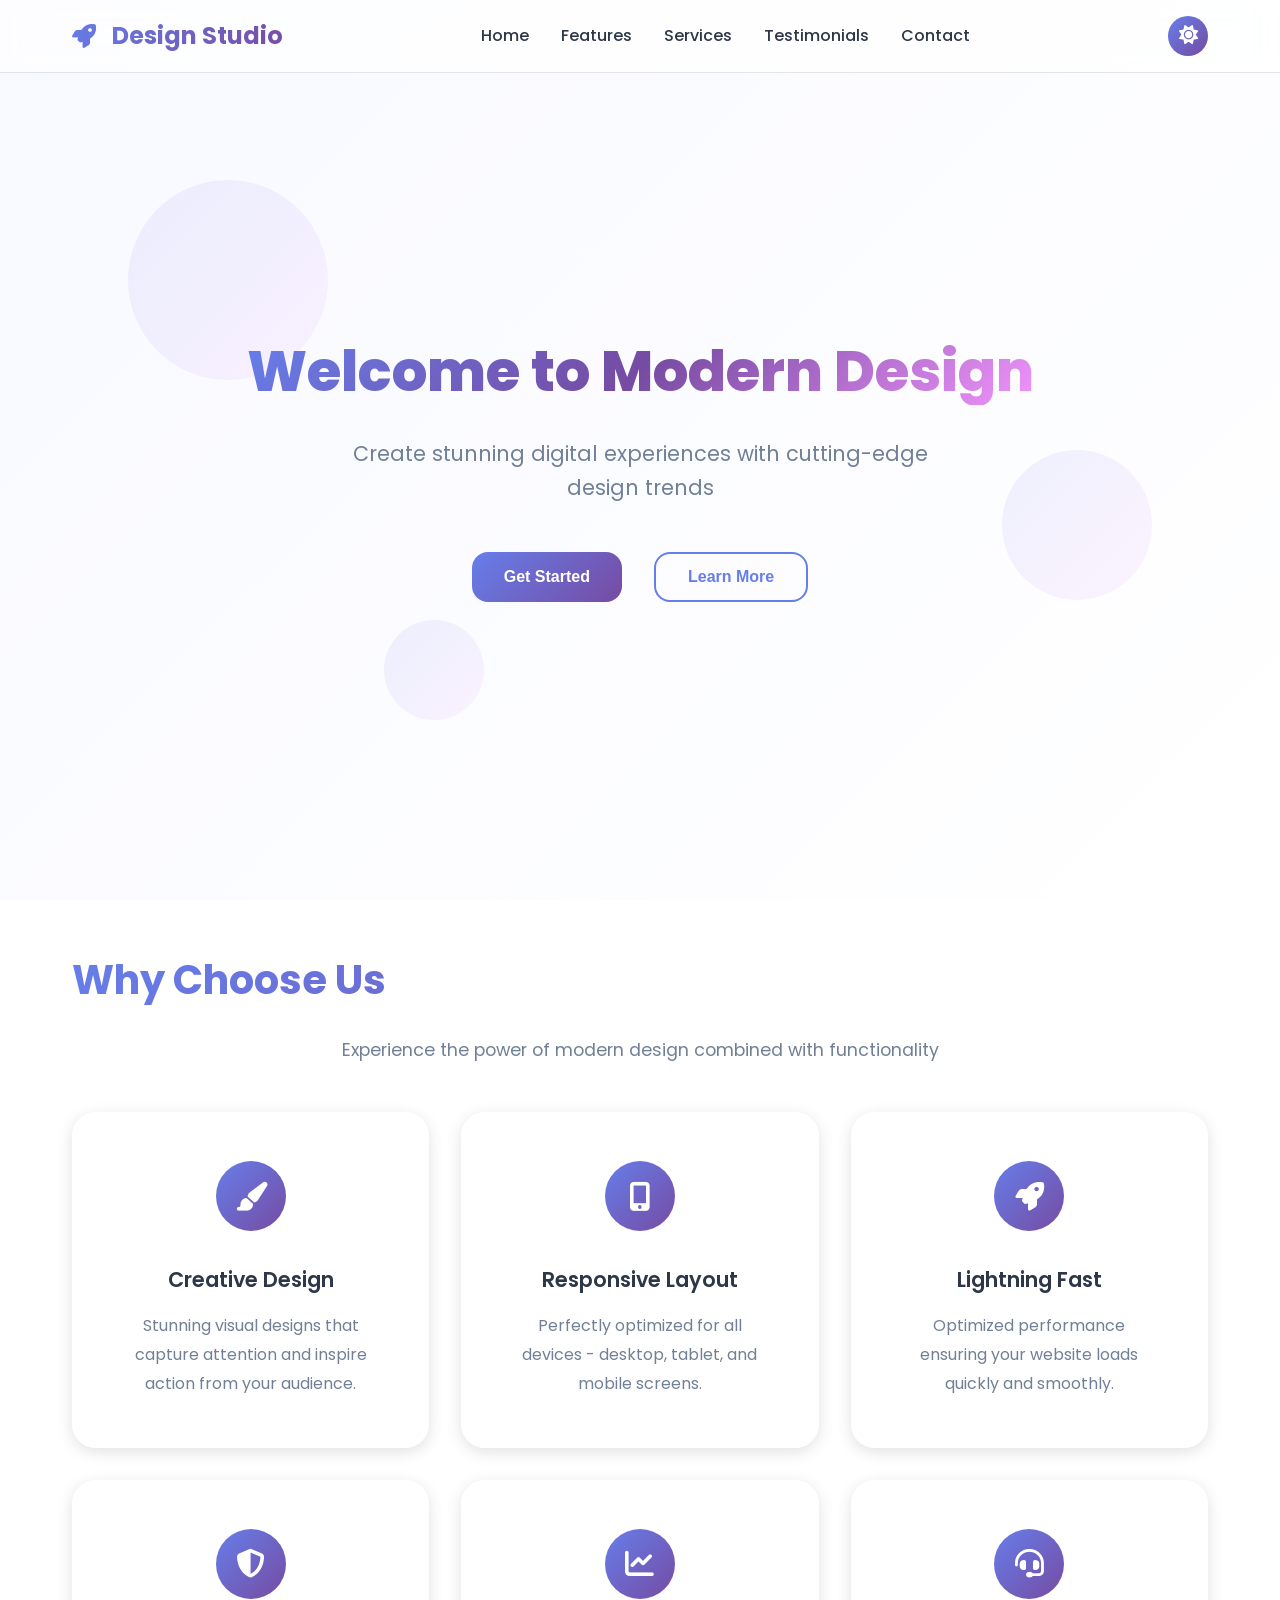
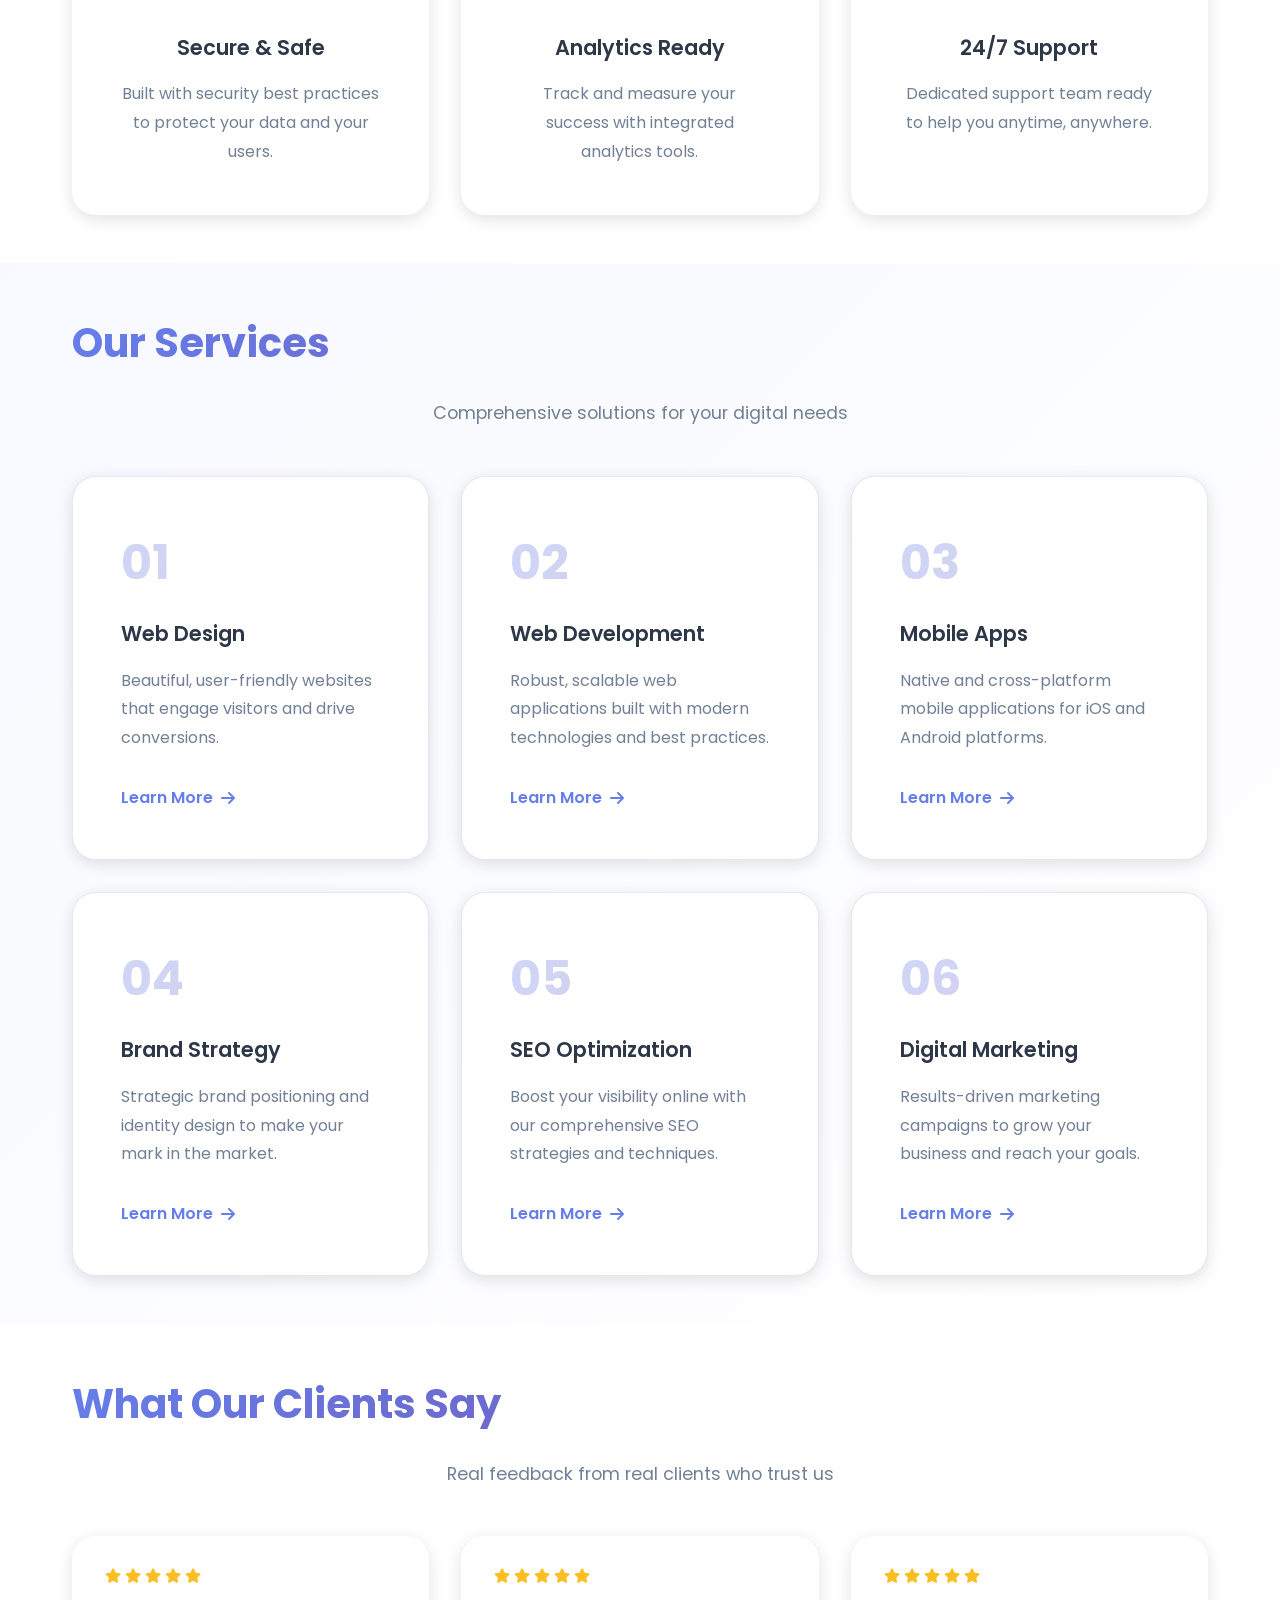
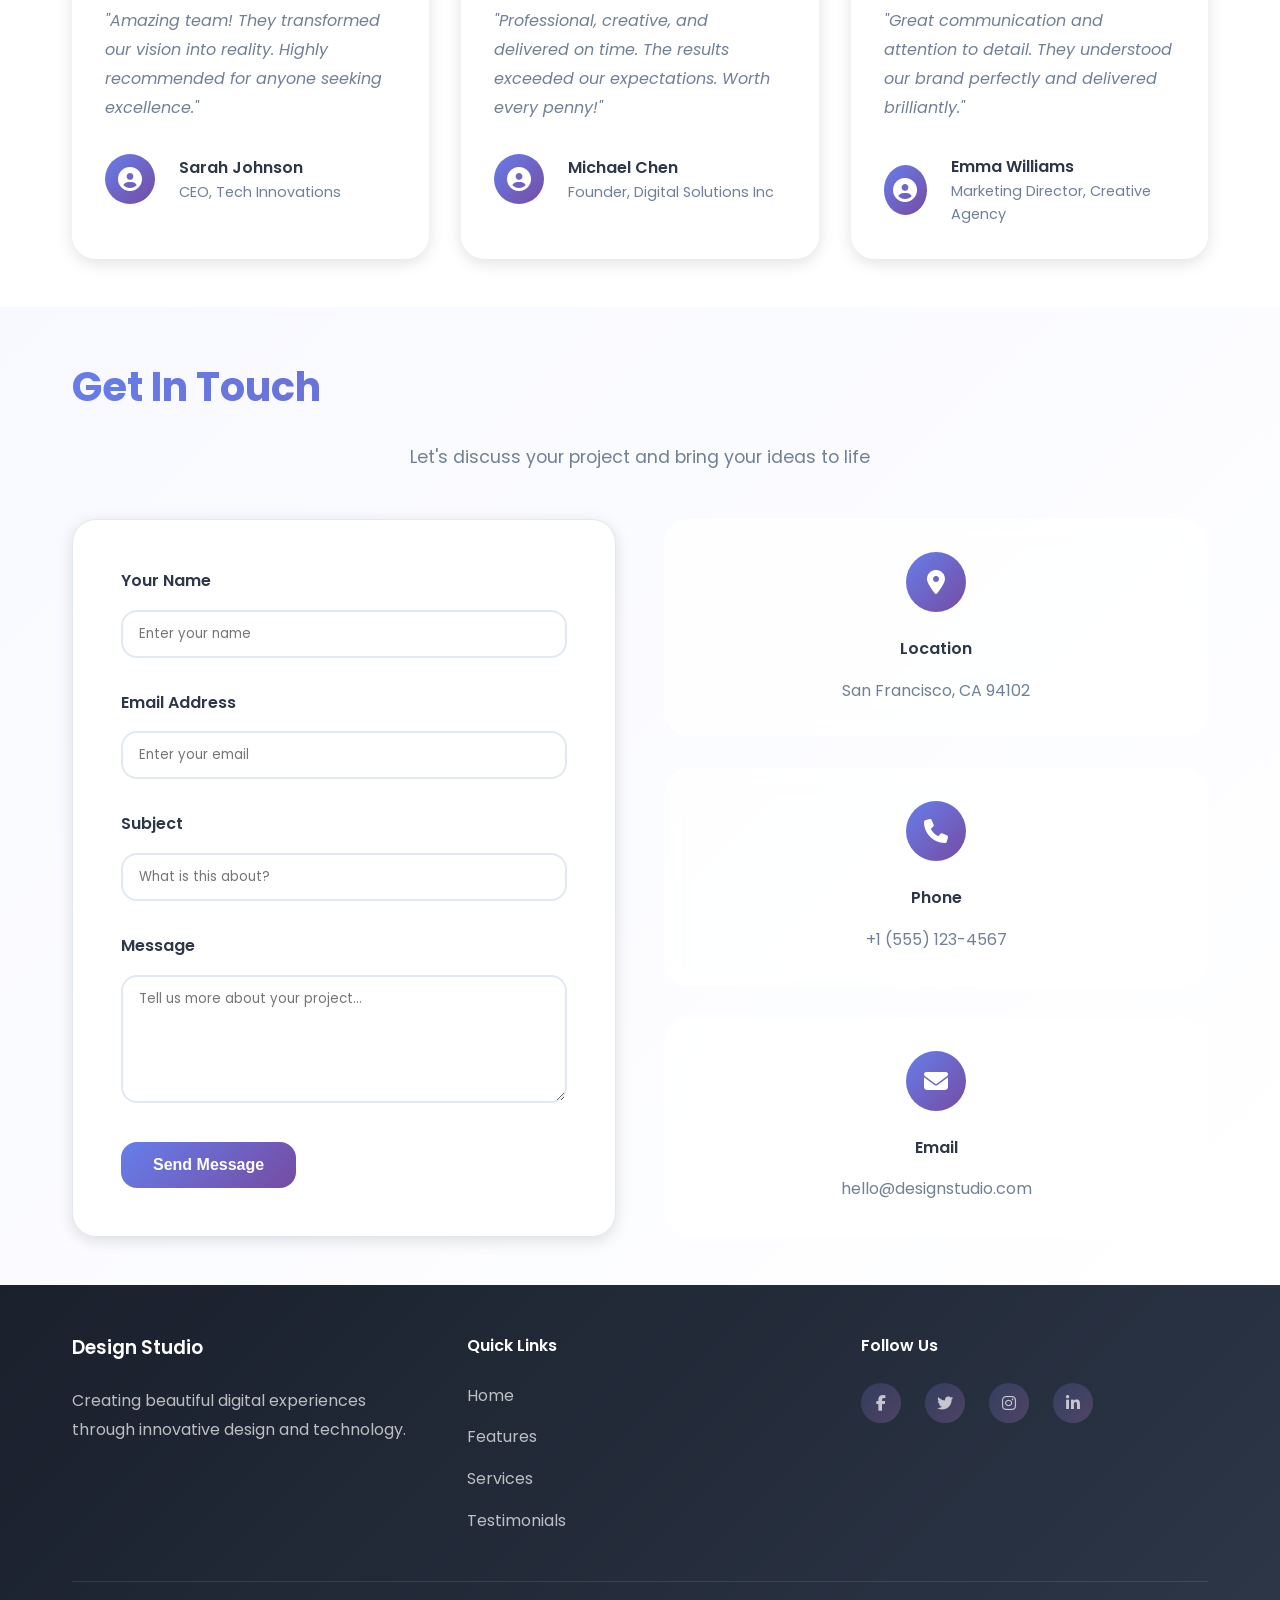
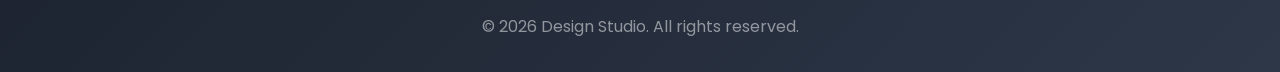
<file: ModernWebsiteUI/index.html>
<!DOCTYPE html>
<html lang="en">
<head>
    <!-- Meta tags for character encoding and responsive design -->
    <meta charset="UTF-8">
    <meta name="viewport" content="width=device-width, initial-scale=1.0">
    <title>Modern Design Studio - Creative Digital Solutions</title>
    
    <!-- Link to external CSS stylesheet -->
    <link rel="stylesheet" href="style.css">
    
    <!-- Font Awesome for icons -->
    <link rel="stylesheet" href="https://cdnjs.cloudflare.com/ajax/libs/font-awesome/6.4.0/css/all.min.css">
    
    <!-- Google Fonts for beautiful typography -->
    <link rel="preconnect" href="https://fonts.googleapis.com">
    <link rel="preconnect" href="https://fonts.gstatic.com" crossorigin>
    <link href="https://fonts.googleapis.com/css2?family=Poppins:wght@300;400;500;600;700;800&display=swap" rel="stylesheet">
</head>
<body>
    <!-- ==================== NAVBAR SECTION ==================== -->
    <!-- Navigation bar with theme toggle and menu -->
    <nav class="navbar">
        <div class="navbar-container">
            <!-- Logo/Brand name -->
            <div class="navbar-logo">
                <i class="fas fa-rocket"></i>
                <span>Design Studio</span>
            </div>
            
            <!-- Navigation menu items -->
            <ul class="nav-menu">
                <li><a href="#home" class="nav-link">Home</a></li>
                <li><a href="#features" class="nav-link">Features</a></li>
                <li><a href="#services" class="nav-link">Services</a></li>
                <li><a href="#testimonials" class="nav-link">Testimonials</a></li>
                <li><a href="#contact" class="nav-link">Contact</a></li>
            </ul>
            
            <!-- Theme toggle button (dark/light mode) -->
            <div class="theme-toggle" id="themeToggle">
                <i class="fas fa-sun"></i>
            </div>
        </div>
    </nav>

    <!-- ==================== HERO SECTION ==================== -->
    <!-- Main hero banner with call-to-action buttons -->
    <section class="hero" id="home">
        <div class="hero-content">
            <!-- Main heading -->
            <h1 class="hero-title">Welcome to Modern Design</h1>
            <!-- Subheading -->
            <p class="hero-subtitle">Create stunning digital experiences with cutting-edge design trends</p>
            
            <!-- Call-to-action buttons -->
            <div class="hero-buttons">
                <button class="btn btn-primary">Get Started</button>
                <button class="btn btn-secondary">Learn More</button>
            </div>
        </div>
        
        <!-- Decorative floating elements -->
        <div class="floating-element element-1"></div>
        <div class="floating-element element-2"></div>
        <div class="floating-element element-3"></div>
    </section>

    <!-- ==================== FEATURES SECTION ==================== -->
    <!-- Feature cards showcasing key benefits -->
    <section class="features" id="features">
        <div class="container">
            <!-- Section heading -->
            <h2 class="section-title">Why Choose Us</h2>
            <p class="section-subtitle">Experience the power of modern design combined with functionality</p>
            
            <!-- Grid of feature cards -->
            <div class="features-grid">
                <!-- Feature Card 1 -->
                <div class="feature-card">
                    <div class="card-icon">
                        <i class="fas fa-paint-brush"></i>
                    </div>
                    <h3>Creative Design</h3>
                    <p>Stunning visual designs that capture attention and inspire action from your audience.</p>
                </div>
                
                <!-- Feature Card 2 -->
                <div class="feature-card">
                    <div class="card-icon">
                        <i class="fas fa-mobile-alt"></i>
                    </div>
                    <h3>Responsive Layout</h3>
                    <p>Perfectly optimized for all devices - desktop, tablet, and mobile screens.</p>
                </div>
                
                <!-- Feature Card 3 -->
                <div class="feature-card">
                    <div class="card-icon">
                        <i class="fas fa-rocket"></i>
                    </div>
                    <h3>Lightning Fast</h3>
                    <p>Optimized performance ensuring your website loads quickly and smoothly.</p>
                </div>
                
                <!-- Feature Card 4 -->
                <div class="feature-card">
                    <div class="card-icon">
                        <i class="fas fa-shield-alt"></i>
                    </div>
                    <h3>Secure & Safe</h3>
                    <p>Built with security best practices to protect your data and your users.</p>
                </div>
                
                <!-- Feature Card 5 -->
                <div class="feature-card">
                    <div class="card-icon">
                        <i class="fas fa-chart-line"></i>
                    </div>
                    <h3>Analytics Ready</h3>
                    <p>Track and measure your success with integrated analytics tools.</p>
                </div>
                
                <!-- Feature Card 6 -->
                <div class="feature-card">
                    <div class="card-icon">
                        <i class="fas fa-headset"></i>
                    </div>
                    <h3>24/7 Support</h3>
                    <p>Dedicated support team ready to help you anytime, anywhere.</p>
                </div>
            </div>
        </div>
    </section>

    <!-- ==================== SERVICES SECTION ==================== -->
    <!-- Services we offer with detailed descriptions -->
    <section class="services" id="services">
        <div class="container">
            <!-- Section heading -->
            <h2 class="section-title">Our Services</h2>
            <p class="section-subtitle">Comprehensive solutions for your digital needs</p>
            
            <!-- Services grid -->
            <div class="services-grid">
                <!-- Service 1 -->
                <div class="service-card">
                    <div class="service-number">01</div>
                    <h3>Web Design</h3>
                    <p>Beautiful, user-friendly websites that engage visitors and drive conversions.</p>
                    <a href="#" class="learn-more">Learn More <i class="fas fa-arrow-right"></i></a>
                </div>
                
                <!-- Service 2 -->
                <div class="service-card">
                    <div class="service-number">02</div>
                    <h3>Web Development</h3>
                    <p>Robust, scalable web applications built with modern technologies and best practices.</p>
                    <a href="#" class="learn-more">Learn More <i class="fas fa-arrow-right"></i></a>
                </div>
                
                <!-- Service 3 -->
                <div class="service-card">
                    <div class="service-number">03</div>
                    <h3>Mobile Apps</h3>
                    <p>Native and cross-platform mobile applications for iOS and Android platforms.</p>
                    <a href="#" class="learn-more">Learn More <i class="fas fa-arrow-right"></i></a>
                </div>
                
                <!-- Service 4 -->
                <div class="service-card">
                    <div class="service-number">04</div>
                    <h3>Brand Strategy</h3>
                    <p>Strategic brand positioning and identity design to make your mark in the market.</p>
                    <a href="#" class="learn-more">Learn More <i class="fas fa-arrow-right"></i></a>
                </div>
                
                <!-- Service 5 -->
                <div class="service-card">
                    <div class="service-number">05</div>
                    <h3>SEO Optimization</h3>
                    <p>Boost your visibility online with our comprehensive SEO strategies and techniques.</p>
                    <a href="#" class="learn-more">Learn More <i class="fas fa-arrow-right"></i></a>
                </div>
                
                <!-- Service 6 -->
                <div class="service-card">
                    <div class="service-number">06</div>
                    <h3>Digital Marketing</h3>
                    <p>Results-driven marketing campaigns to grow your business and reach your goals.</p>
                    <a href="#" class="learn-more">Learn More <i class="fas fa-arrow-right"></i></a>
                </div>
            </div>
        </div>
    </section>

    <!-- ==================== TESTIMONIALS SECTION ==================== -->
    <!-- Client testimonials and reviews -->
    <section class="testimonials" id="testimonials">
        <div class="container">
            <!-- Section heading -->
            <h2 class="section-title">What Our Clients Say</h2>
            <p class="section-subtitle">Real feedback from real clients who trust us</p>
            
            <!-- Testimonials grid -->
            <div class="testimonials-grid">
                <!-- Testimonial 1 -->
                <div class="testimonial-card">
                    <div class="stars">
                        <i class="fas fa-star"></i>
                        <i class="fas fa-star"></i>
                        <i class="fas fa-star"></i>
                        <i class="fas fa-star"></i>
                        <i class="fas fa-star"></i>
                    </div>
                    <p class="testimonial-text">"Amazing team! They transformed our vision into reality. Highly recommended for anyone seeking excellence."</p>
                    <div class="client-info">
                        <div class="client-avatar">
                            <i class="fas fa-user-circle"></i>
                        </div>
                        <div>
                            <h4>Sarah Johnson</h4>
                            <p>CEO, Tech Innovations</p>
                        </div>
                    </div>
                </div>
                
                <!-- Testimonial 2 -->
                <div class="testimonial-card">
                    <div class="stars">
                        <i class="fas fa-star"></i>
                        <i class="fas fa-star"></i>
                        <i class="fas fa-star"></i>
                        <i class="fas fa-star"></i>
                        <i class="fas fa-star"></i>
                    </div>
                    <p class="testimonial-text">"Professional, creative, and delivered on time. The results exceeded our expectations. Worth every penny!"</p>
                    <div class="client-info">
                        <div class="client-avatar">
                            <i class="fas fa-user-circle"></i>
                        </div>
                        <div>
                            <h4>Michael Chen</h4>
                            <p>Founder, Digital Solutions Inc</p>
                        </div>
                    </div>
                </div>
                
                <!-- Testimonial 3 -->
                <div class="testimonial-card">
                    <div class="stars">
                        <i class="fas fa-star"></i>
                        <i class="fas fa-star"></i>
                        <i class="fas fa-star"></i>
                        <i class="fas fa-star"></i>
                        <i class="fas fa-star"></i>
                    </div>
                    <p class="testimonial-text">"Great communication and attention to detail. They understood our brand perfectly and delivered brilliantly."</p>
                    <div class="client-info">
                        <div class="client-avatar">
                            <i class="fas fa-user-circle"></i>
                        </div>
                        <div>
                            <h4>Emma Williams</h4>
                            <p>Marketing Director, Creative Agency</p>
                        </div>
                    </div>
                </div>
            </div>
        </div>
    </section>

    <!-- ==================== CONTACT SECTION ==================== -->
    <!-- Contact form and information -->
    <section class="contact" id="contact">
        <div class="container">
            <!-- Section heading -->
            <h2 class="section-title">Get In Touch</h2>
            <p class="section-subtitle">Let's discuss your project and bring your ideas to life</p>
            
            <!-- Contact form container -->
            <div class="contact-wrapper">
                <!-- Contact form -->
                <form class="contact-form" id="contactForm">
                    <!-- Name input field -->
                    <div class="form-group">
                        <label for="name">Your Name</label>
                        <input type="text" id="name" name="name" placeholder="Enter your name" required>
                    </div>
                    
                    <!-- Email input field -->
                    <div class="form-group">
                        <label for="email">Email Address</label>
                        <input type="email" id="email" name="email" placeholder="Enter your email" required>
                    </div>
                    
                    <!-- Subject input field -->
                    <div class="form-group">
                        <label for="subject">Subject</label>
                        <input type="text" id="subject" name="subject" placeholder="What is this about?" required>
                    </div>
                    
                    <!-- Message textarea -->
                    <div class="form-group">
                        <label for="message">Message</label>
                        <textarea id="message" name="message" placeholder="Tell us more about your project..." rows="5" required></textarea>
                    </div>
                    
                    <!-- Submit button -->
                    <button type="submit" class="btn btn-primary">Send Message</button>
                </form>
                
                <!-- Contact information -->
                <div class="contact-info">
                    <!-- Location info -->
                    <div class="info-card">
                        <div class="info-icon">
                            <i class="fas fa-map-marker-alt"></i>
                        </div>
                        <h4>Location</h4>
                        <p>San Francisco, CA 94102</p>
                    </div>
                    
                    <!-- Phone info -->
                    <div class="info-card">
                        <div class="info-icon">
                            <i class="fas fa-phone"></i>
                        </div>
                        <h4>Phone</h4>
                        <p>+1 (555) 123-4567</p>
                    </div>
                    
                    <!-- Email info -->
                    <div class="info-card">
                        <div class="info-icon">
                            <i class="fas fa-envelope"></i>
                        </div>
                        <h4>Email</h4>
                        <p>hello@designstudio.com</p>
                    </div>
                </div>
            </div>
        </div>
    </section>

    <!-- ==================== FOOTER SECTION ==================== -->
    <!-- Footer with social media links and copyright -->
    <footer class="footer">
        <div class="container">
            <!-- Footer content wrapper -->
            <div class="footer-content">
                <!-- Company info -->
                <div class="footer-section">
                    <h3>Design Studio</h3>
                    <p>Creating beautiful digital experiences through innovative design and technology.</p>
                </div>
                
                <!-- Quick links -->
                <div class="footer-section">
                    <h4>Quick Links</h4>
                    <ul>
                        <li><a href="#home">Home</a></li>
                        <li><a href="#features">Features</a></li>
                        <li><a href="#services">Services</a></li>
                        <li><a href="#testimonials">Testimonials</a></li>
                    </ul>
                </div>
                
                <!-- Social media links -->
                <div class="footer-section">
                    <h4>Follow Us</h4>
                    <div class="social-links">
                        <a href="#" title="Facebook"><i class="fab fa-facebook-f"></i></a>
                        <a href="#" title="Twitter"><i class="fab fa-twitter"></i></a>
                        <a href="#" title="Instagram"><i class="fab fa-instagram"></i></a>
                        <a href="#" title="LinkedIn"><i class="fab fa-linkedin-in"></i></a>
                    </div>
                </div>
            </div>
            
            <!-- Copyright notice -->
            <div class="footer-bottom">
                <p>&copy; 2026 Design Studio. All rights reserved.</p>
            </div>
        </div>
    </footer>

    <!-- Link to external JavaScript file -->
    <script src="script.js"></script>
</body>
</html>
</file>
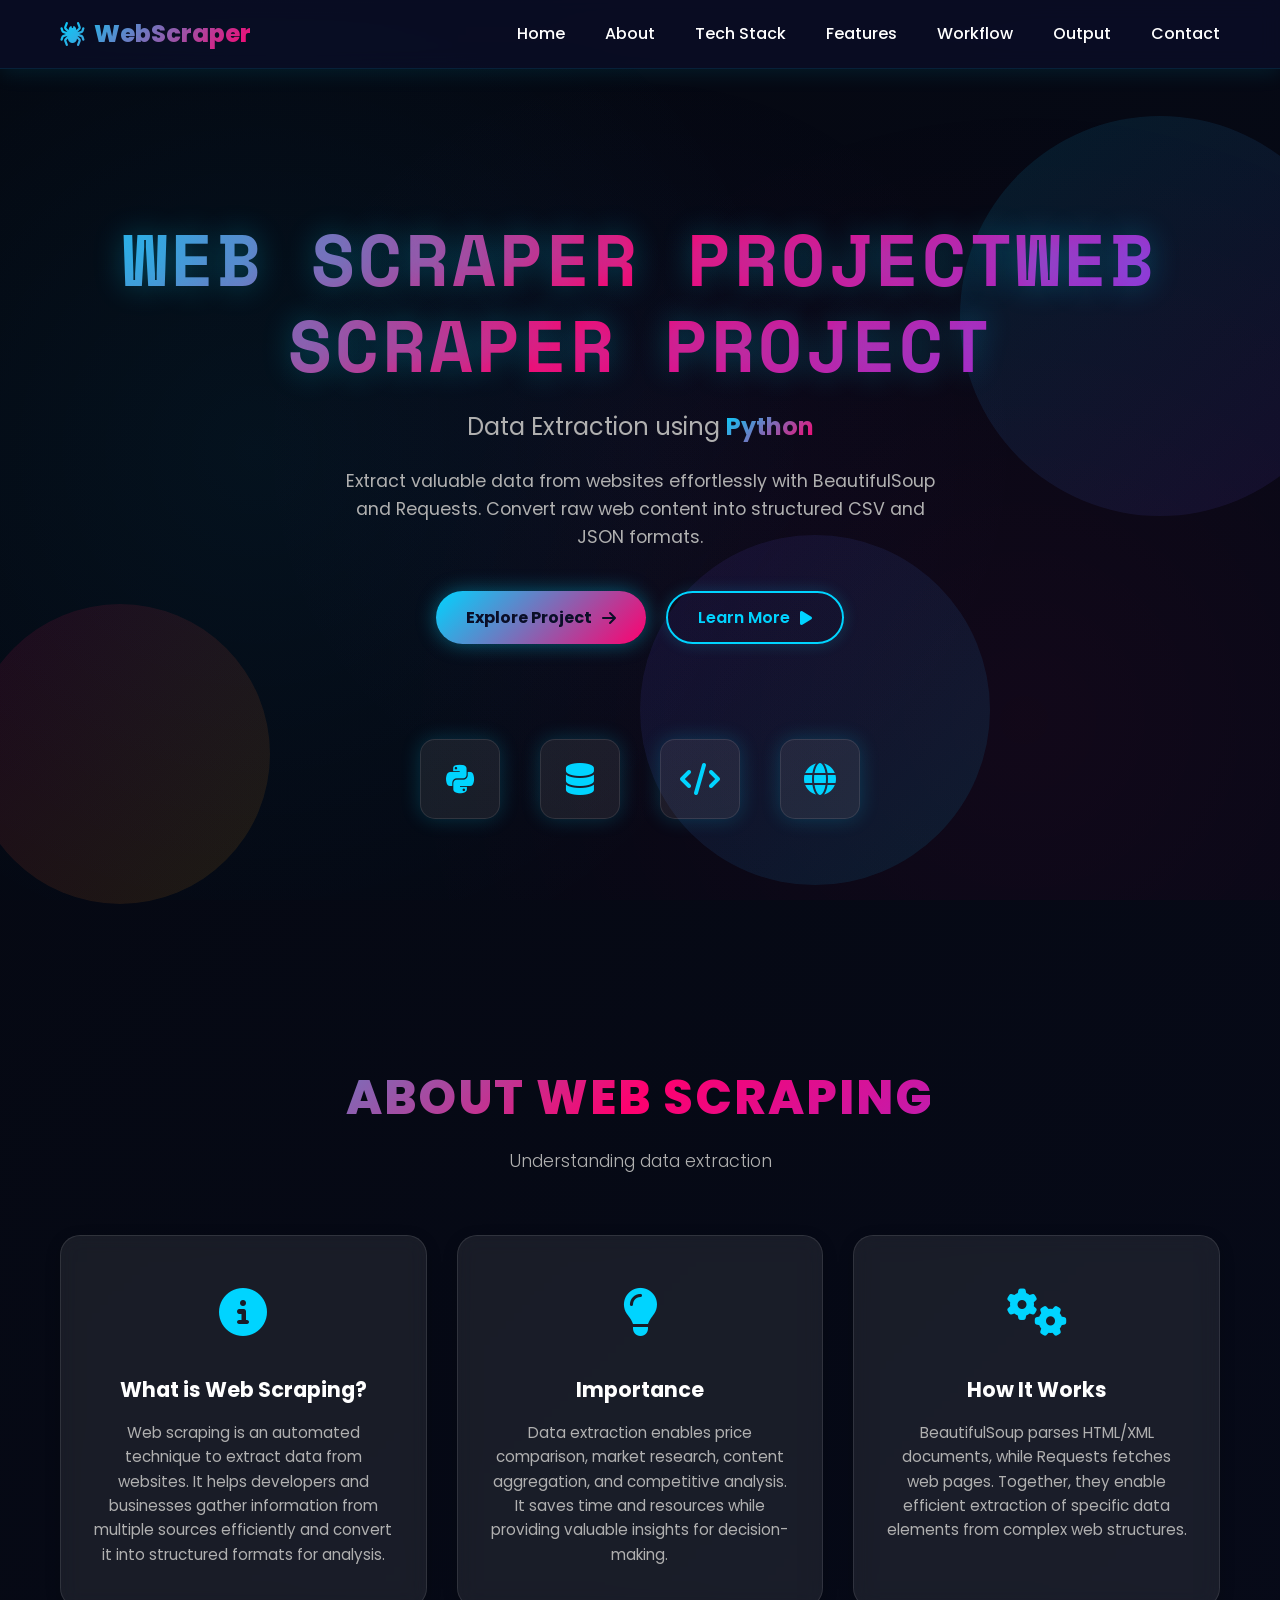
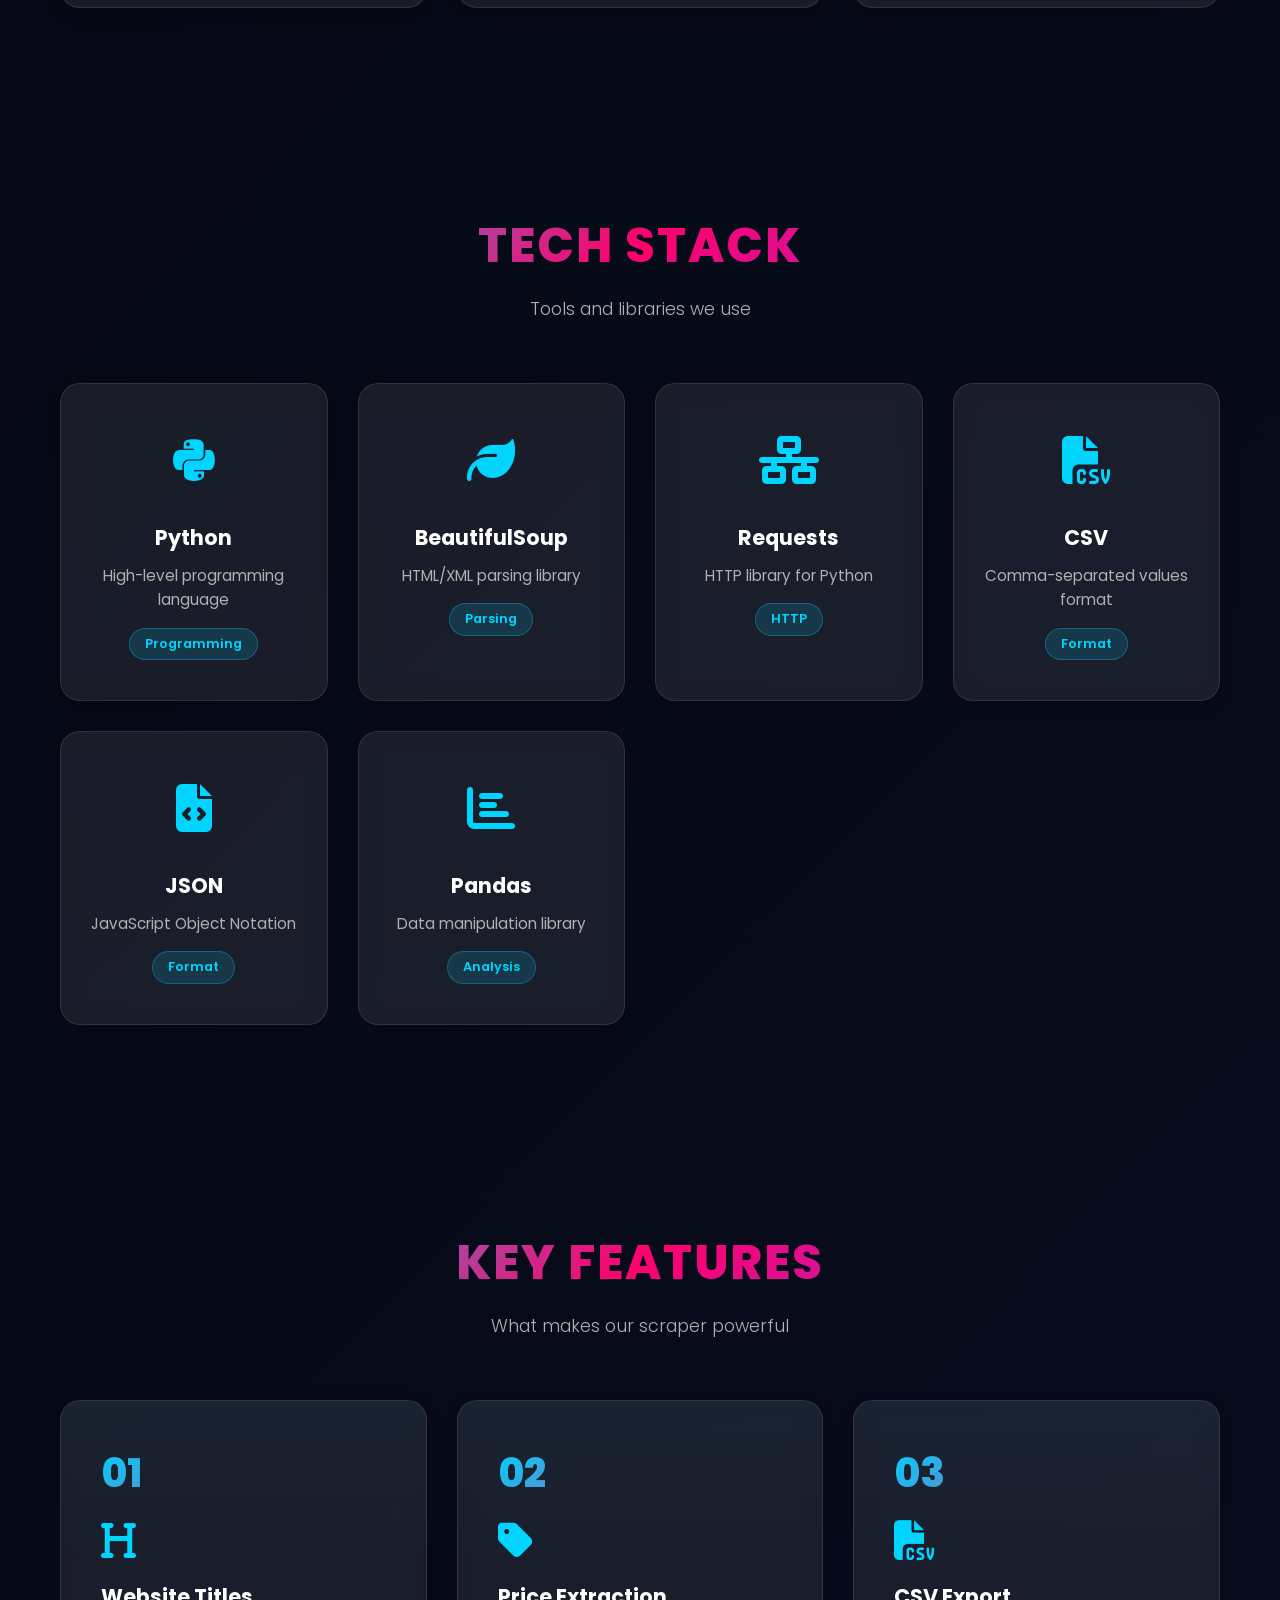
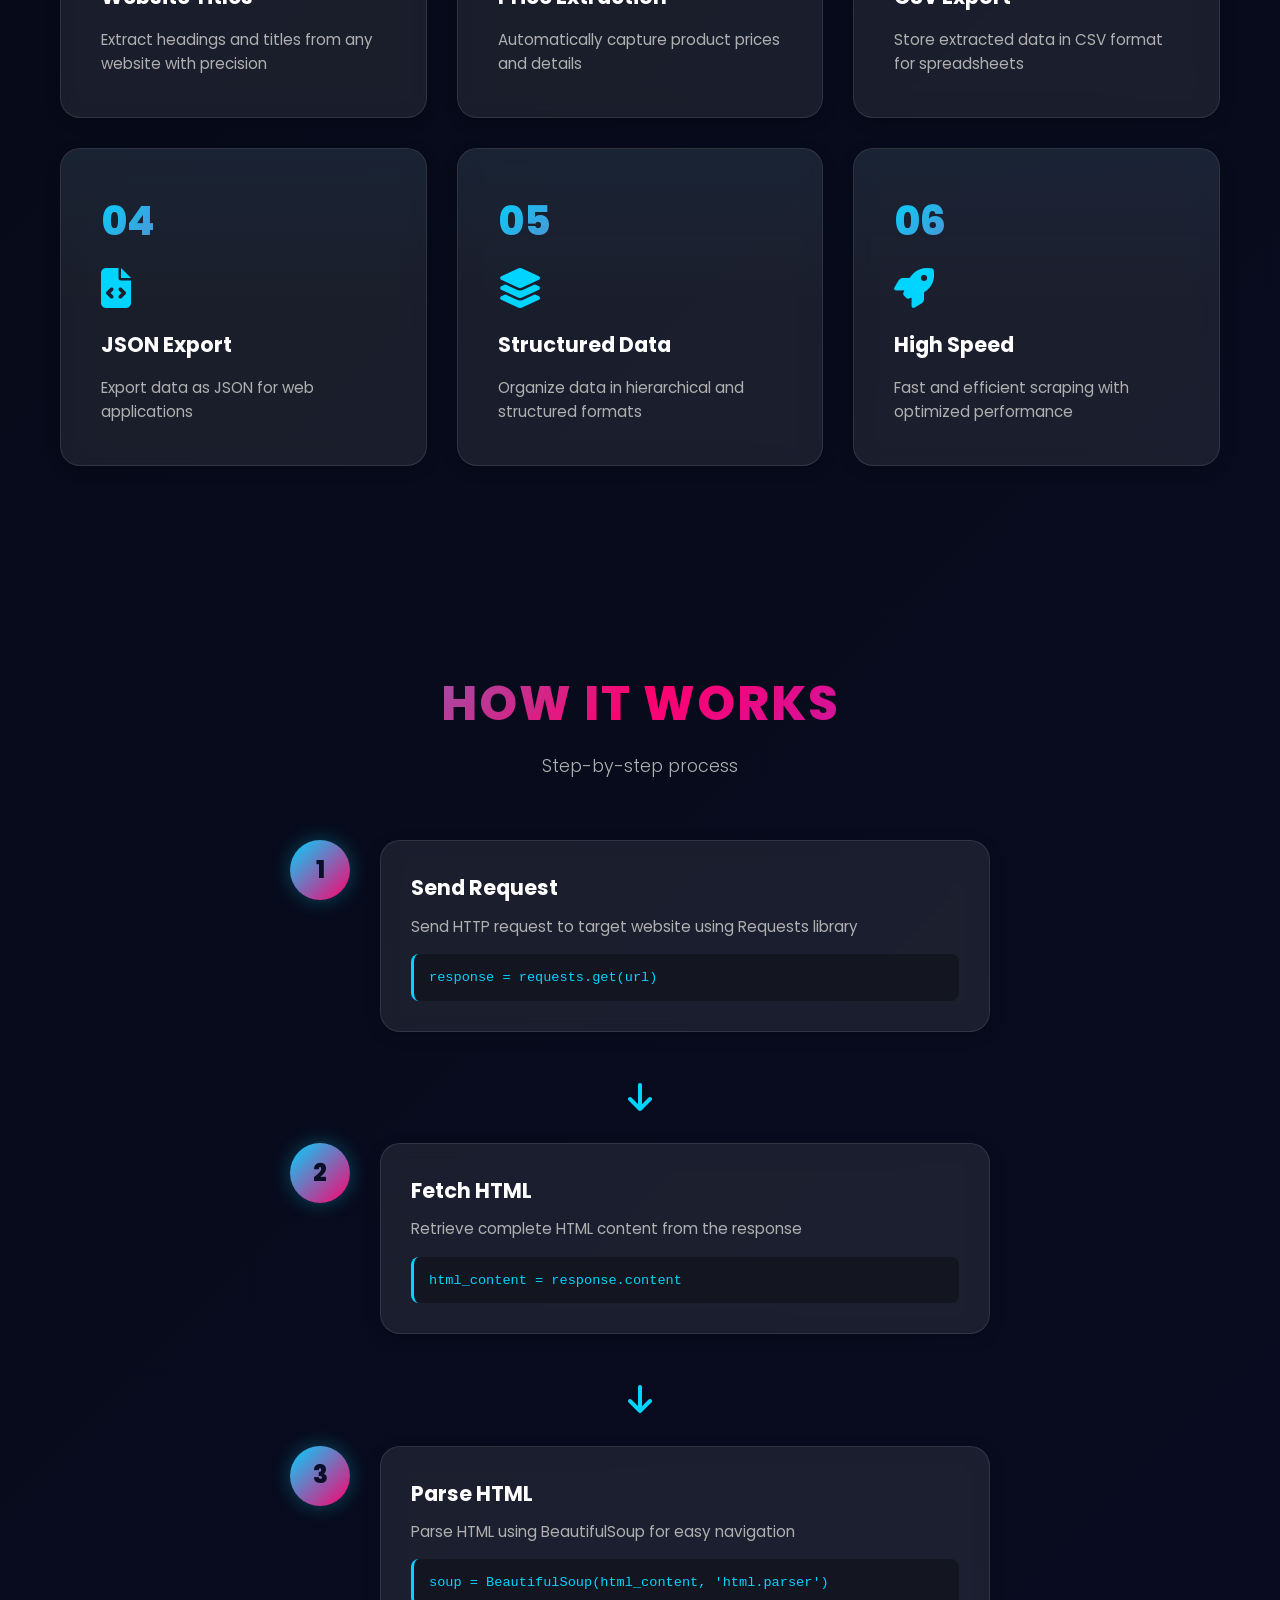
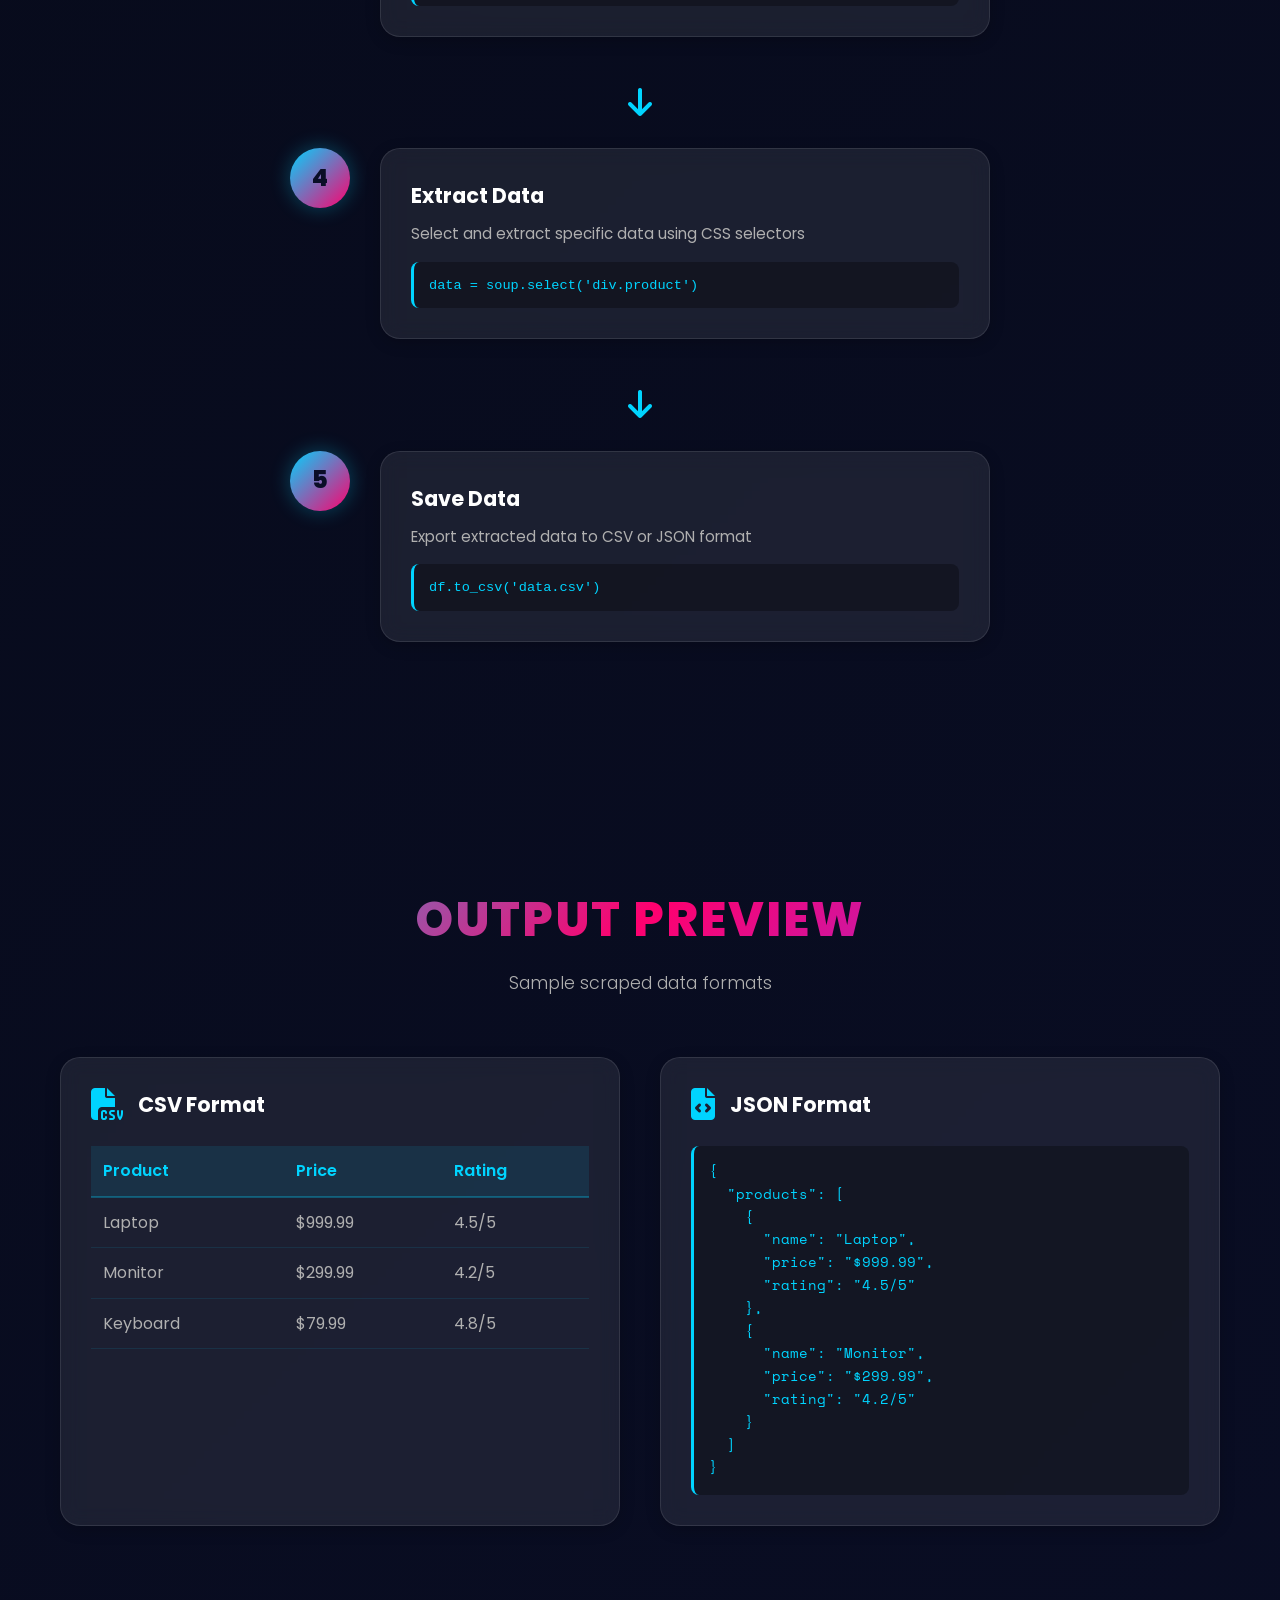
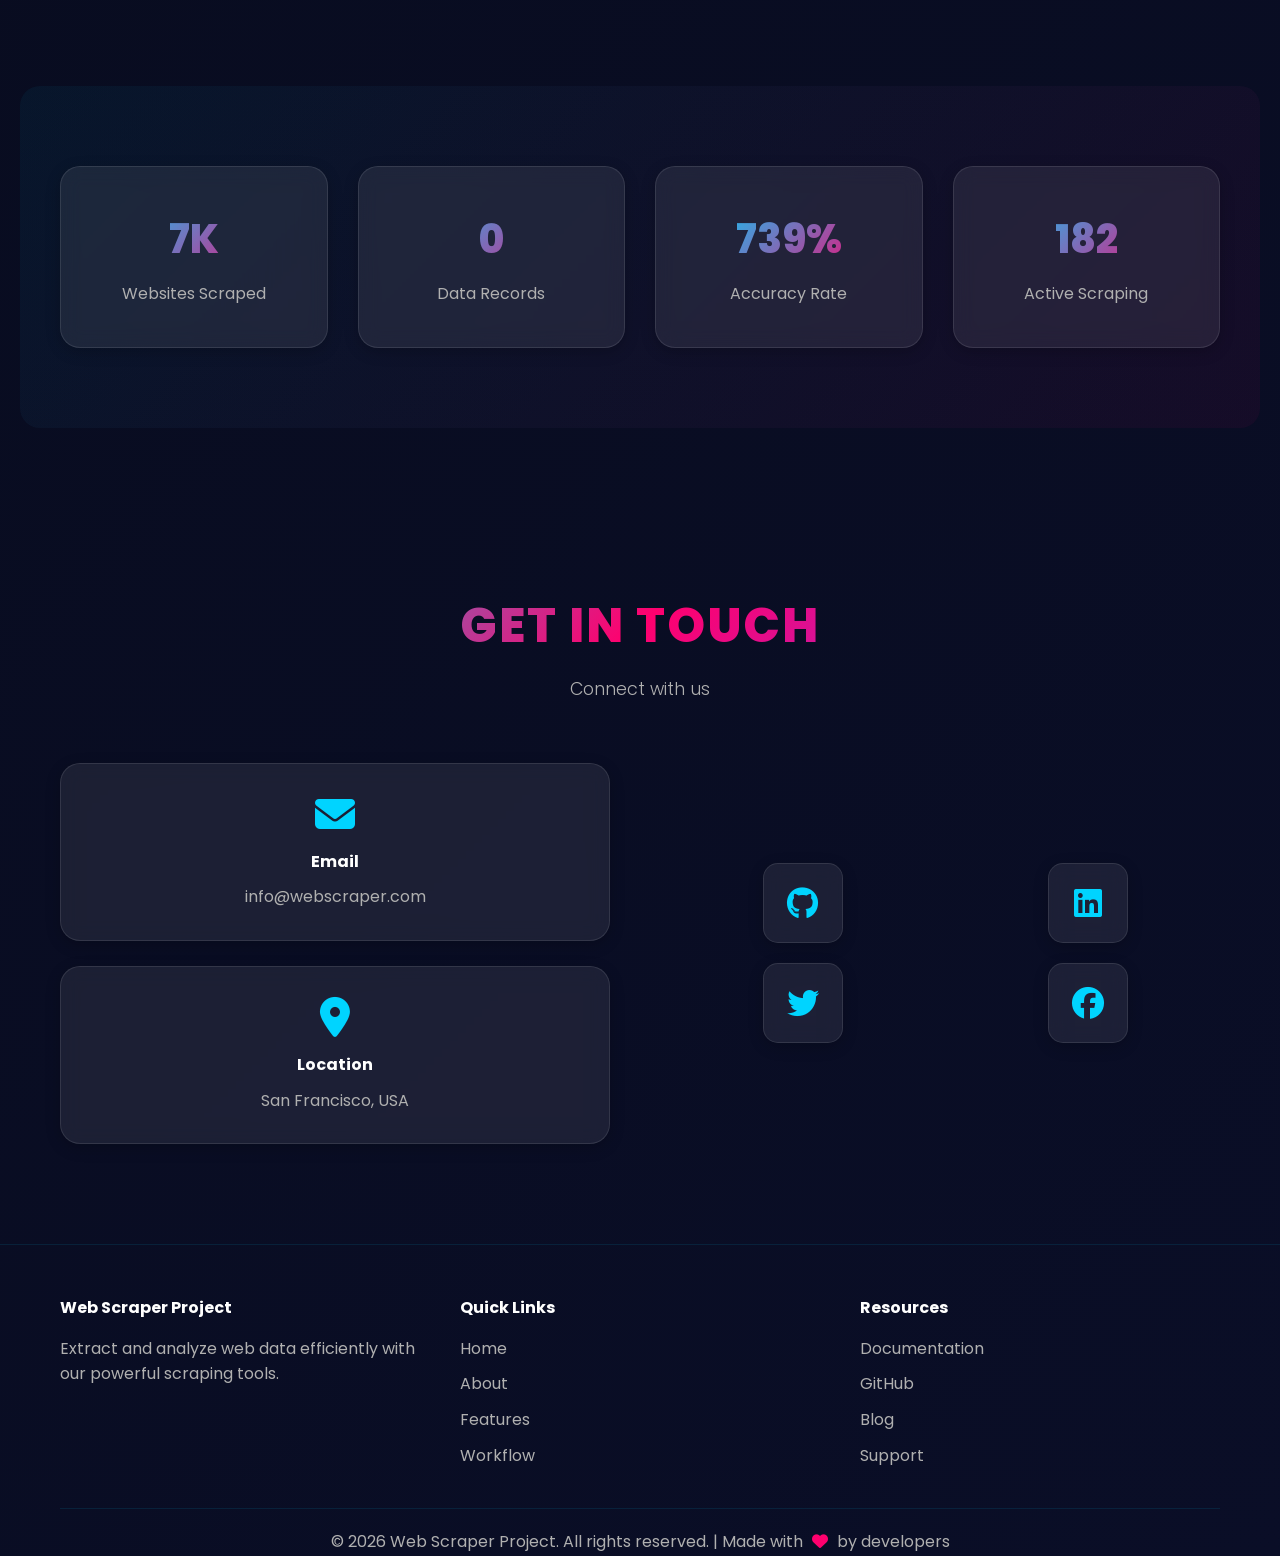
<file: web-scraper.html>
<!DOCTYPE html>
<html lang="en">
<head>
    <meta charset="UTF-8">
    <meta name="viewport" content="width=device-width, initial-scale=1.0">
    <title>Web Scraper Project - Data Extraction with Python</title>
    
    <!-- Google Fonts -->
    <link href="https://fonts.googleapis.com/css2?family=Poppins:wght@300;400;500;600;700;800;900&family=Space+Mono:wght@400;700&display=swap" rel="stylesheet">
    
    <!-- Font Awesome Icons -->
    <link rel="stylesheet" href="https://cdnjs.cloudflare.com/ajax/libs/font-awesome/6.4.0/css/all.min.css">
    
    <!-- CSS File -->
    <link rel="stylesheet" href="web-scraper.css">
</head>
<body>
    <!-- ==================== PAGE LOADER ==================== -->
    <div class="page-loader" id="pageLoader">
        <div class="loader-container">
            <div class="loader-circle"></div>
            <p class="loader-text">Scraping the web...</p>
        </div>
    </div>

    <!-- ==================== NAVIGATION BAR ==================== -->
    <nav class="navbar">
        <div class="nav-container">
            <!-- Logo -->
            <div class="nav-logo">
                <i class="fas fa-spider"></i>
                <span>WebScraper</span>
            </div>
            
            <!-- Navigation Links -->
            <ul class="nav-menu">
                <li><a href="#home" class="nav-link">Home</a></li>
                <li><a href="#about" class="nav-link">About</a></li>
                <li><a href="#technologies" class="nav-link">Tech Stack</a></li>
                <li><a href="#features" class="nav-link">Features</a></li>
                <li><a href="#workflow" class="nav-link">Workflow</a></li>
                <li><a href="#output" class="nav-link">Output</a></li>
                <li><a href="#contact" class="nav-link">Contact</a></li>
            </ul>
            
            <!-- Hamburger Menu -->
            <div class="hamburger">
                <span></span>
                <span></span>
                <span></span>
            </div>
        </div>
    </nav>

    <!-- ==================== HERO SECTION ==================== -->
    <section class="hero" id="home">
        <div class="hero-container">
            <!-- Animated Background -->
            <div class="background-shapes">
                <div class="shape shape-1"></div>
                <div class="shape shape-2"></div>
                <div class="shape shape-3"></div>
            </div>
            
            <!-- Hero Content -->
            <div class="hero-content">
                <h1 class="hero-title">
                    <span class="typing-text" id="typingText">WEB SCRAPER PROJECT</span>
                </h1>
                
                <p class="hero-subtitle">Data Extraction using <span class="highlight">Python</span></p>
                
                <p class="hero-description">
                    Extract valuable data from websites effortlessly with BeautifulSoup and Requests. 
                    Convert raw web content into structured CSV and JSON formats.
                </p>
                
                <!-- CTA Buttons -->
                <div class="hero-buttons">
                    <button class="btn btn-primary">
                        Explore Project
                        <i class="fas fa-arrow-right"></i>
                    </button>
                    <button class="btn btn-secondary">
                        Learn More
                        <i class="fas fa-play"></i>
                    </button>
                </div>
            </div>
            
            <!-- Floating Icons -->
            <div class="floating-icons">
                <div class="float-icon" style="--delay: 0s;"><i class="fab fa-python"></i></div>
                <div class="float-icon" style="--delay: 0.5s;"><i class="fas fa-database"></i></div>
                <div class="float-icon" style="--delay: 1s;"><i class="fas fa-code"></i></div>
                <div class="float-icon" style="--delay: 1.5s;"><i class="fas fa-globe"></i></div>
            </div>
        </div>
    </section>

    <!-- ==================== ABOUT SECTION ==================== -->
    <section class="about" id="about">
        <div class="container">
            <div class="section-header">
                <h2>About Web Scraping</h2>
                <p>Understanding data extraction</p>
            </div>
            
            <div class="about-content">
                <div class="about-card glass">
                    <div class="card-icon">
                        <i class="fas fa-info-circle"></i>
                    </div>
                    <h3>What is Web Scraping?</h3>
                    <p>
                        Web scraping is an automated technique to extract data from websites. 
                        It helps developers and businesses gather information from multiple sources 
                        efficiently and convert it into structured formats for analysis.
                    </p>
                </div>
                
                <div class="about-card glass">
                    <div class="card-icon">
                        <i class="fas fa-lightbulb"></i>
                    </div>
                    <h3>Importance</h3>
                    <p>
                        Data extraction enables price comparison, market research, content aggregation, 
                        and competitive analysis. It saves time and resources while providing valuable insights 
                        for decision-making.
                    </p>
                </div>
                
                <div class="about-card glass">
                    <div class="card-icon">
                        <i class="fas fa-cogs"></i>
                    </div>
                    <h3>How It Works</h3>
                    <p>
                        BeautifulSoup parses HTML/XML documents, while Requests fetches web pages. 
                        Together, they enable efficient extraction of specific data elements 
                        from complex web structures.
                    </p>
                </div>
            </div>
        </div>
    </section>

    <!-- ==================== TECHNOLOGIES SECTION ==================== -->
    <section class="technologies" id="technologies">
        <div class="container">
            <div class="section-header">
                <h2>Tech Stack</h2>
                <p>Tools and libraries we use</p>
            </div>
            
            <div class="tech-grid">
                <!-- Python -->
                <div class="tech-card glass">
                    <div class="tech-icon">
                        <i class="fab fa-python"></i>
                    </div>
                    <h3>Python</h3>
                    <p>High-level programming language</p>
                    <div class="tech-badge">Programming</div>
                </div>
                
                <!-- BeautifulSoup -->
                <div class="tech-card glass">
                    <div class="tech-icon">
                        <i class="fas fa-leaf"></i>
                    </div>
                    <h3>BeautifulSoup</h3>
                    <p>HTML/XML parsing library</p>
                    <div class="tech-badge">Parsing</div>
                </div>
                
                <!-- Requests -->
                <div class="tech-card glass">
                    <div class="tech-icon">
                        <i class="fas fa-network-wired"></i>
                    </div>
                    <h3>Requests</h3>
                    <p>HTTP library for Python</p>
                    <div class="tech-badge">HTTP</div>
                </div>
                
                <!-- CSV -->
                <div class="tech-card glass">
                    <div class="tech-icon">
                        <i class="fas fa-file-csv"></i>
                    </div>
                    <h3>CSV</h3>
                    <p>Comma-separated values format</p>
                    <div class="tech-badge">Format</div>
                </div>
                
                <!-- JSON -->
                <div class="tech-card glass">
                    <div class="tech-icon">
                        <i class="fas fa-file-code"></i>
                    </div>
                    <h3>JSON</h3>
                    <p>JavaScript Object Notation</p>
                    <div class="tech-badge">Format</div>
                </div>
                
                <!-- Data Analysis -->
                <div class="tech-card glass">
                    <div class="tech-icon">
                        <i class="fas fa-chart-bar"></i>
                    </div>
                    <h3>Pandas</h3>
                    <p>Data manipulation library</p>
                    <div class="tech-badge">Analysis</div>
                </div>
            </div>
        </div>
    </section>

    <!-- ==================== FEATURES SECTION ==================== -->
    <section class="features" id="features">
        <div class="container">
            <div class="section-header">
                <h2>Key Features</h2>
                <p>What makes our scraper powerful</p>
            </div>
            
            <div class="features-grid">
                <!-- Feature 1 -->
                <div class="feature-card glass">
                    <div class="feature-number">01</div>
                    <i class="fas fa-heading"></i>
                    <h3>Website Titles</h3>
                    <p>Extract headings and titles from any website with precision</p>
                </div>
                
                <!-- Feature 2 -->
                <div class="feature-card glass">
                    <div class="feature-number">02</div>
                    <i class="fas fa-tag"></i>
                    <h3>Price Extraction</h3>
                    <p>Automatically capture product prices and details</p>
                </div>
                
                <!-- Feature 3 -->
                <div class="feature-card glass">
                    <div class="feature-number">03</div>
                    <i class="fas fa-file-csv"></i>
                    <h3>CSV Export</h3>
                    <p>Store extracted data in CSV format for spreadsheets</p>
                </div>
                
                <!-- Feature 4 -->
                <div class="feature-card glass">
                    <div class="feature-number">04</div>
                    <i class="fas fa-file-code"></i>
                    <h3>JSON Export</h3>
                    <p>Export data as JSON for web applications</p>
                </div>
                
                <!-- Feature 5 -->
                <div class="feature-card glass">
                    <div class="feature-number">05</div>
                    <i class="fas fa-layer-group"></i>
                    <h3>Structured Data</h3>
                    <p>Organize data in hierarchical and structured formats</p>
                </div>
                
                <!-- Feature 6 -->
                <div class="feature-card glass">
                    <div class="feature-number">06</div>
                    <i class="fas fa-rocket"></i>
                    <h3>High Speed</h3>
                    <p>Fast and efficient scraping with optimized performance</p>
                </div>
            </div>
        </div>
    </section>

    <!-- ==================== WORKFLOW SECTION ==================== -->
    <section class="workflow" id="workflow">
        <div class="container">
            <div class="section-header">
                <h2>How It Works</h2>
                <p>Step-by-step process</p>
            </div>
            
            <div class="workflow-container">
                <!-- Step 1 -->
                <div class="workflow-step">
                    <div class="step-circle">
                        <span class="step-number">1</span>
                    </div>
                    <div class="step-content glass">
                        <h3>Send Request</h3>
                        <p>Send HTTP request to target website using Requests library</p>
                        <div class="code-snippet">
                            <code>response = requests.get(url)</code>
                        </div>
                    </div>
                </div>
                
                <!-- Arrow -->
                <div class="workflow-arrow">
                    <i class="fas fa-arrow-down"></i>
                </div>
                
                <!-- Step 2 -->
                <div class="workflow-step">
                    <div class="step-circle">
                        <span class="step-number">2</span>
                    </div>
                    <div class="step-content glass">
                        <h3>Fetch HTML</h3>
                        <p>Retrieve complete HTML content from the response</p>
                        <div class="code-snippet">
                            <code>html_content = response.content</code>
                        </div>
                    </div>
                </div>
                
                <!-- Arrow -->
                <div class="workflow-arrow">
                    <i class="fas fa-arrow-down"></i>
                </div>
                
                <!-- Step 3 -->
                <div class="workflow-step">
                    <div class="step-circle">
                        <span class="step-number">3</span>
                    </div>
                    <div class="step-content glass">
                        <h3>Parse HTML</h3>
                        <p>Parse HTML using BeautifulSoup for easy navigation</p>
                        <div class="code-snippet">
                            <code>soup = BeautifulSoup(html_content, 'html.parser')</code>
                        </div>
                    </div>
                </div>
                
                <!-- Arrow -->
                <div class="workflow-arrow">
                    <i class="fas fa-arrow-down"></i>
                </div>
                
                <!-- Step 4 -->
                <div class="workflow-step">
                    <div class="step-circle">
                        <span class="step-number">4</span>
                    </div>
                    <div class="step-content glass">
                        <h3>Extract Data</h3>
                        <p>Select and extract specific data using CSS selectors</p>
                        <div class="code-snippet">
                            <code>data = soup.select('div.product')</code>
                        </div>
                    </div>
                </div>
                
                <!-- Arrow -->
                <div class="workflow-arrow">
                    <i class="fas fa-arrow-down"></i>
                </div>
                
                <!-- Step 5 -->
                <div class="workflow-step">
                    <div class="step-circle">
                        <span class="step-number">5</span>
                    </div>
                    <div class="step-content glass">
                        <h3>Save Data</h3>
                        <p>Export extracted data to CSV or JSON format</p>
                        <div class="code-snippet">
                            <code>df.to_csv('data.csv')</code>
                        </div>
                    </div>
                </div>
            </div>
        </div>
    </section>

    <!-- ==================== OUTPUT PREVIEW SECTION ==================== -->
    <section class="output" id="output">
        <div class="container">
            <div class="section-header">
                <h2>Output Preview</h2>
                <p>Sample scraped data formats</p>
            </div>
            
            <div class="output-content">
                <!-- CSV Preview -->
                <div class="output-box glass">
                    <div class="output-header">
                        <i class="fas fa-file-csv"></i>
                        <h3>CSV Format</h3>
                    </div>
                    <div class="output-data">
                        <table>
                            <thead>
                                <tr>
                                    <th>Product</th>
                                    <th>Price</th>
                                    <th>Rating</th>
                                </tr>
                            </thead>
                            <tbody>
                                <tr>
                                    <td>Laptop</td>
                                    <td>$999.99</td>
                                    <td>4.5/5</td>
                                </tr>
                                <tr>
                                    <td>Monitor</td>
                                    <td>$299.99</td>
                                    <td>4.2/5</td>
                                </tr>
                                <tr>
                                    <td>Keyboard</td>
                                    <td>$79.99</td>
                                    <td>4.8/5</td>
                                </tr>
                            </tbody>
                        </table>
                    </div>
                </div>
                
                <!-- JSON Preview -->
                <div class="output-box glass">
                    <div class="output-header">
                        <i class="fas fa-file-code"></i>
                        <h3>JSON Format</h3>
                    </div>
                    <div class="output-data json-format">
                        <pre><code>{
  "products": [
    {
      "name": "Laptop",
      "price": "$999.99",
      "rating": "4.5/5"
    },
    {
      "name": "Monitor",
      "price": "$299.99",
      "rating": "4.2/5"
    }
  ]
}</code></pre>
                    </div>
                </div>
            </div>
        </div>
    </section>

    <!-- ==================== STATISTICS SECTION ==================== -->
    <section class="statistics">
        <div class="container">
            <div class="stats-grid">
                <div class="stat-card glass">
                    <div class="stat-number">10K+</div>
                    <p>Websites Scraped</p>
                </div>
                
                <div class="stat-card glass">
                    <div class="stat-number">1M+</div>
                    <p>Data Records</p>
                </div>
                
                <div class="stat-card glass">
                    <div class="stat-number">99.9%</div>
                    <p>Accuracy Rate</p>
                </div>
                
                <div class="stat-card glass">
                    <div class="stat-number">24/7</div>
                    <p>Active Scraping</p>
                </div>
            </div>
        </div>
    </section>

    <!-- ==================== CONTACT SECTION ==================== -->
    <section class="contact" id="contact">
        <div class="container">
            <div class="section-header">
                <h2>Get in Touch</h2>
                <p>Connect with us</p>
            </div>
            
            <div class="contact-content">
                <!-- Contact Info -->
                <div class="contact-info">
                    <div class="info-item glass">
                        <i class="fas fa-envelope"></i>
                        <h4>Email</h4>
                        <p>info@webscraper.com</p>
                    </div>
                    
                    <div class="info-item glass">
                        <i class="fas fa-map-marker-alt"></i>
                        <h4>Location</h4>
                        <p>San Francisco, USA</p>
                    </div>
                </div>
                
                <!-- Social Links -->
                <div class="social-links">
                    <a href="#" class="social-icon glass">
                        <i class="fab fa-github"></i>
                    </a>
                    <a href="#" class="social-icon glass">
                        <i class="fab fa-linkedin"></i>
                    </a>
                    <a href="#" class="social-icon glass">
                        <i class="fab fa-twitter"></i>
                    </a>
                    <a href="#" class="social-icon glass">
                        <i class="fab fa-facebook"></i>
                    </a>
                </div>
            </div>
        </div>
    </section>

    <!-- ==================== FOOTER ==================== -->
    <footer class="footer">
        <div class="container">
            <div class="footer-content">
                <div class="footer-section">
                    <h4>Web Scraper Project</h4>
                    <p>Extract and analyze web data efficiently with our powerful scraping tools.</p>
                </div>
                
                <div class="footer-section">
                    <h4>Quick Links</h4>
                    <ul>
                        <li><a href="#home">Home</a></li>
                        <li><a href="#about">About</a></li>
                        <li><a href="#features">Features</a></li>
                        <li><a href="#workflow">Workflow</a></li>
                    </ul>
                </div>
                
                <div class="footer-section">
                    <h4>Resources</h4>
                    <ul>
                        <li><a href="#">Documentation</a></li>
                        <li><a href="#">GitHub</a></li>
                        <li><a href="#">Blog</a></li>
                        <li><a href="#">Support</a></li>
                    </ul>
                </div>
            </div>
            
            <div class="footer-bottom">
                <p>&copy; 2026 Web Scraper Project. All rights reserved. | Made with <i class="fas fa-heart"></i> by developers</p>
            </div>
        </div>
    </footer>

    <!-- JavaScript File -->
    <script src="web-scraper.js"></script>
</body>
</html>
</file>
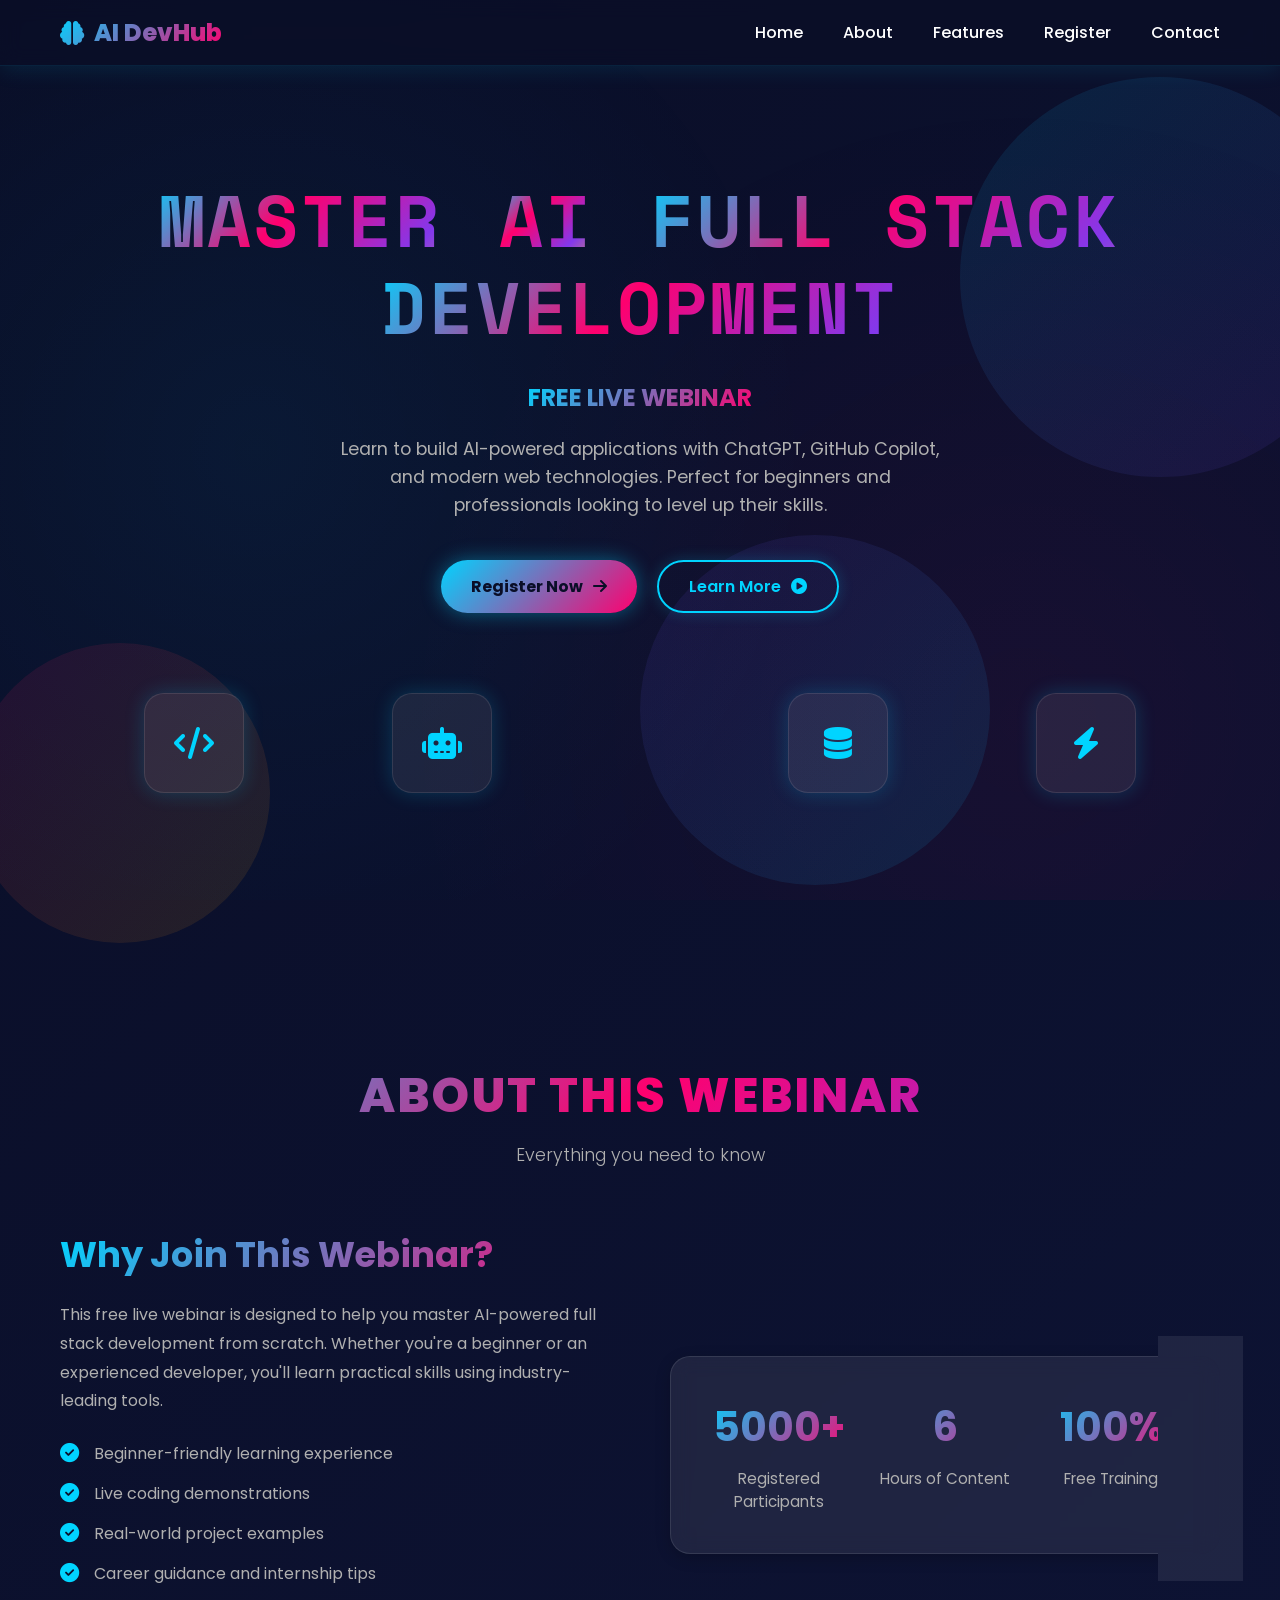
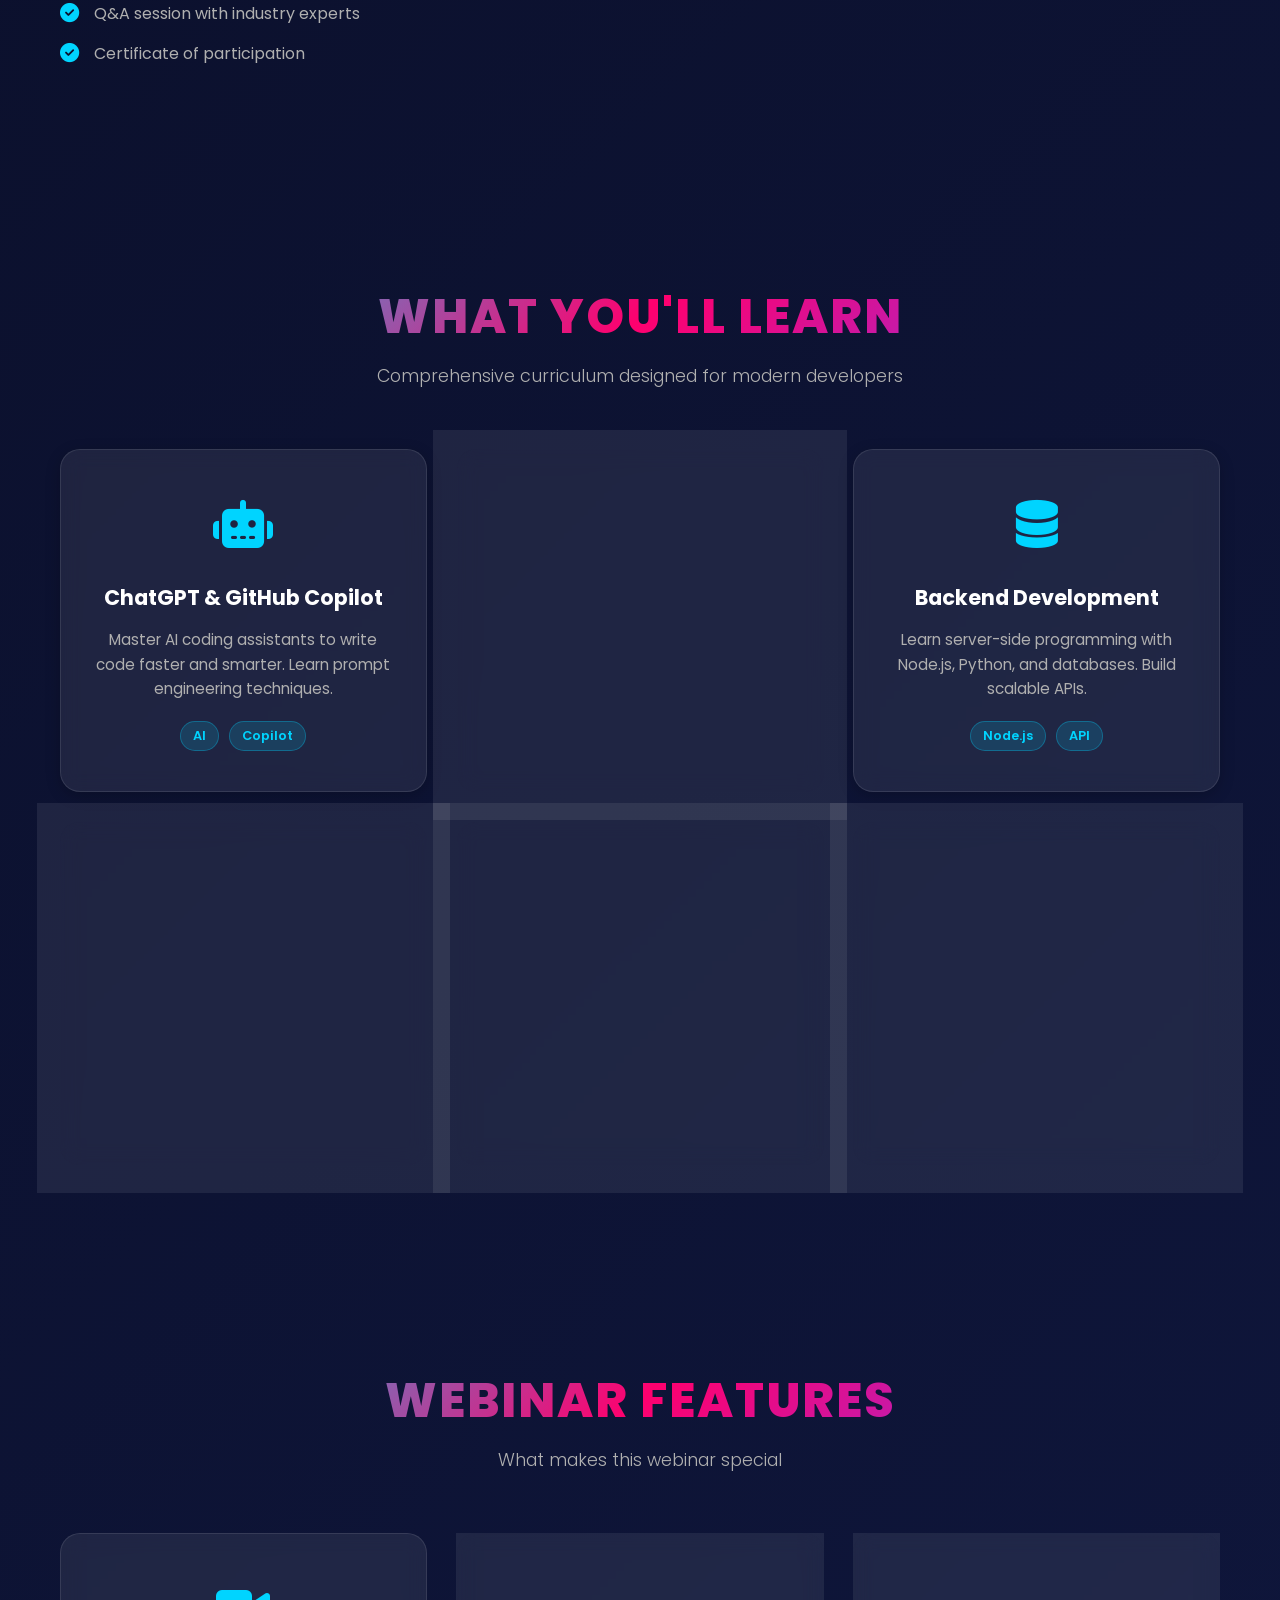
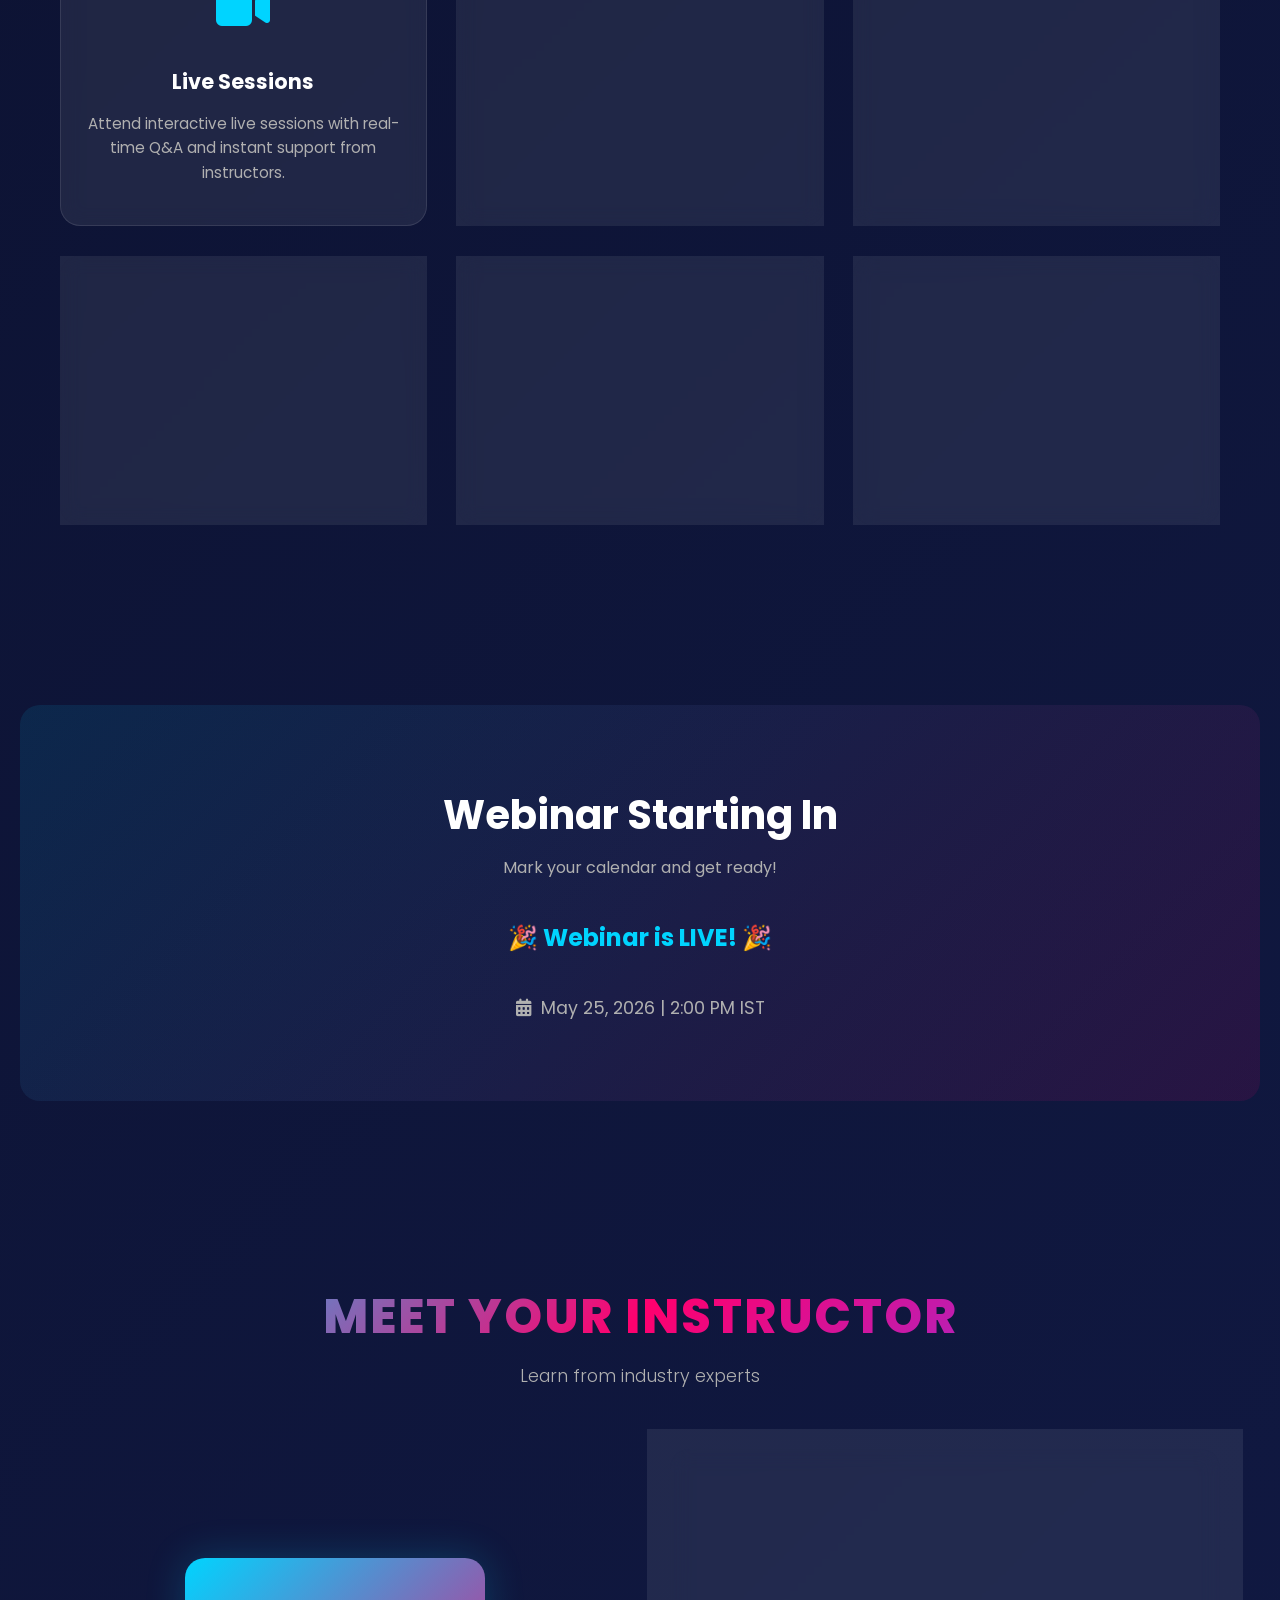
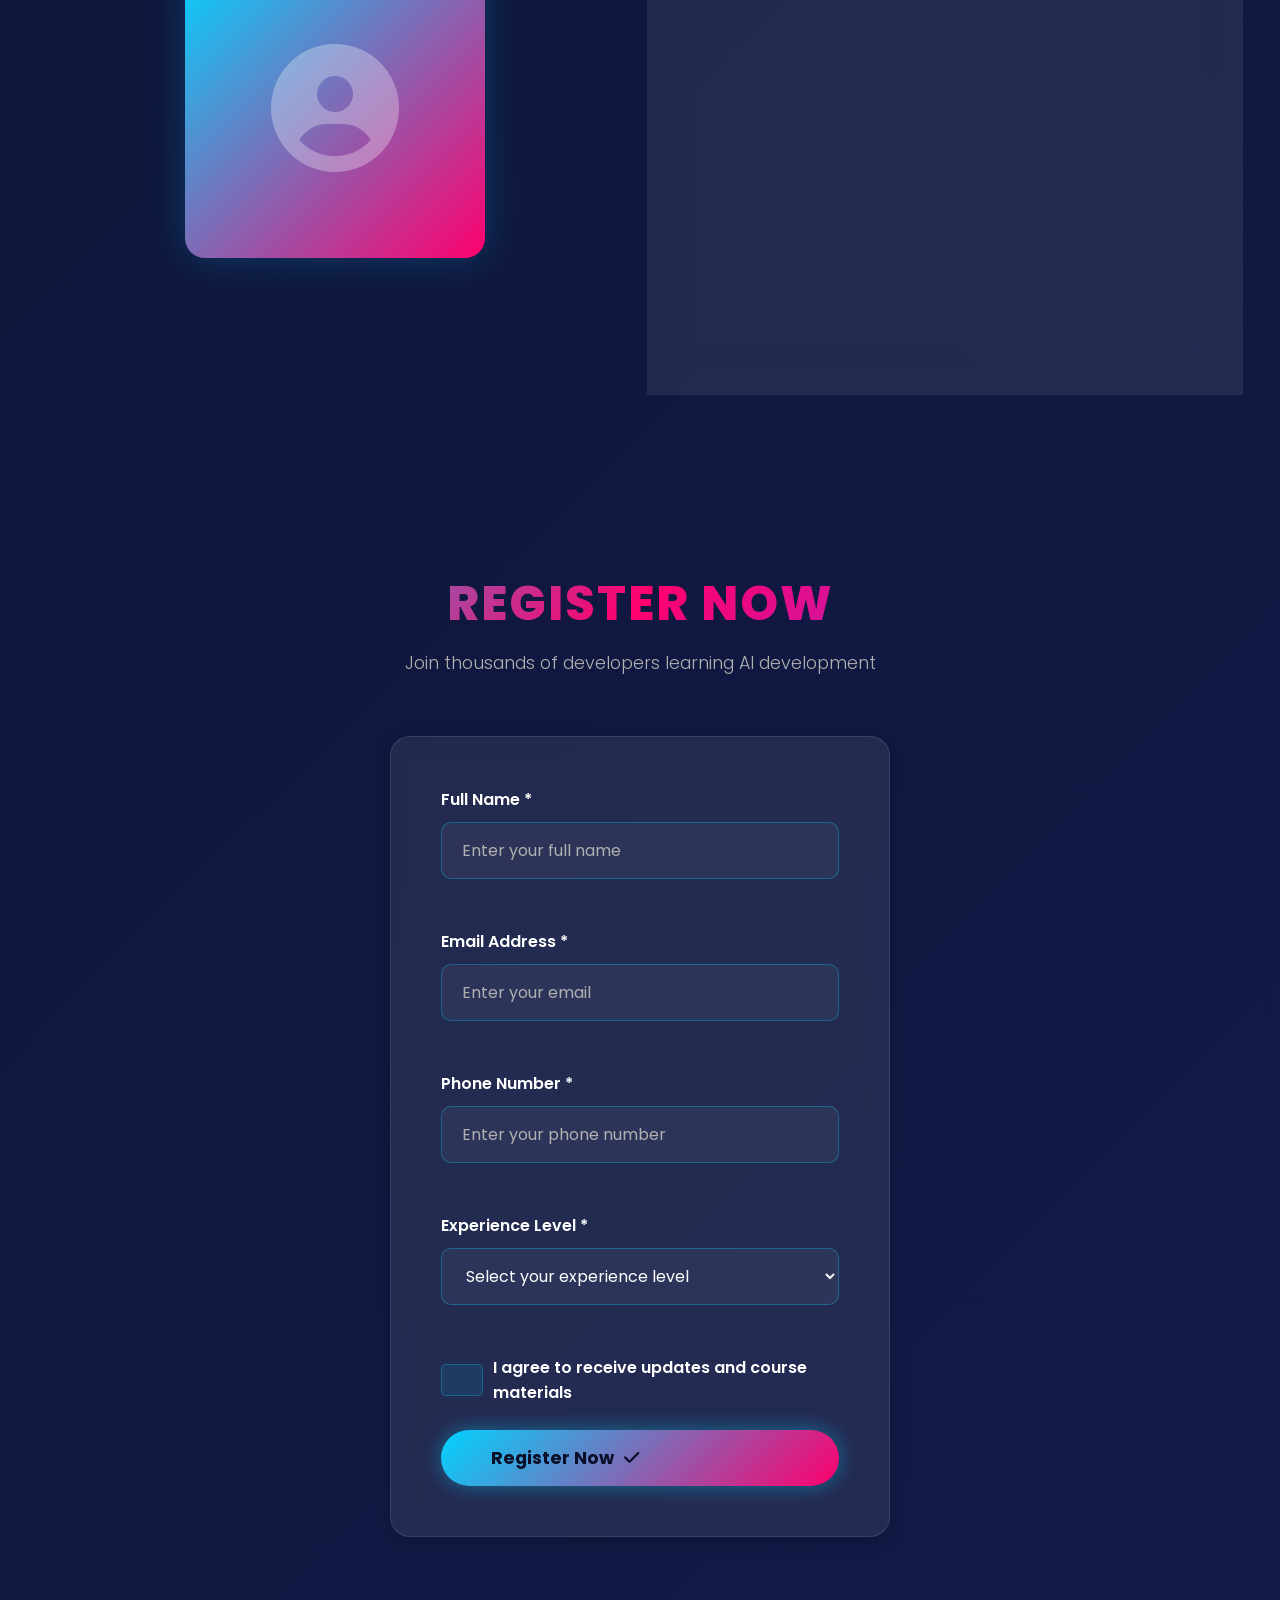
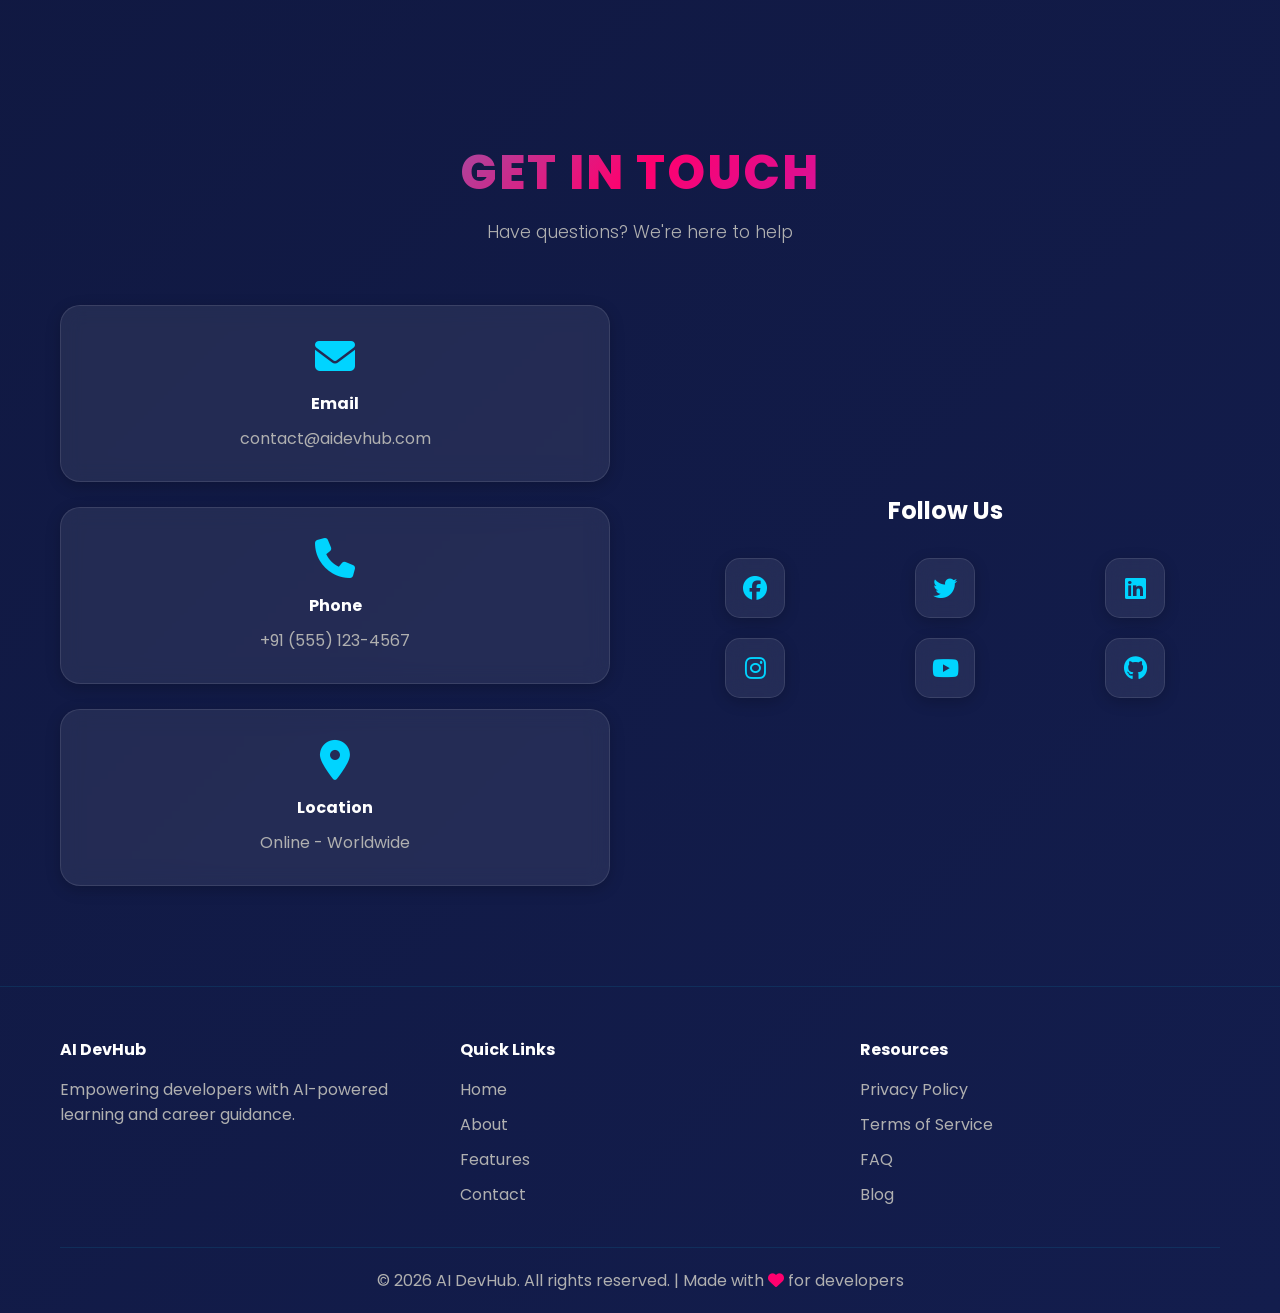
<file: webinar.html>
<!DOCTYPE html>
<html lang="en">
<head>
    <meta charset="UTF-8">
    <meta name="viewport" content="width=device-width, initial-scale=1.0">
    <title>AI Full Stack Development Webinar - Master AI Development</title>
    
    <!-- Google Fonts -->
    <link href="https://fonts.googleapis.com/css2?family=Poppins:wght@300;400;500;600;700;800;900&family=Space+Mono:wght@400;700&display=swap" rel="stylesheet">
    
    <!-- Font Awesome for Icons -->
    <link rel="stylesheet" href="https://cdnjs.cloudflare.com/ajax/libs/font-awesome/6.4.0/css/all.min.css">
    
    <!-- CSS File -->
    <link rel="stylesheet" href="webinar.css">
</head>
<body>
    <!-- ==================== NAVIGATION BAR ==================== -->
    <nav class="navbar">
        <div class="nav-container">
            <!-- Logo -->
            <div class="nav-logo">
                <i class="fas fa-brain"></i>
                <span>AI DevHub</span>
            </div>
            
            <!-- Navigation Links -->
            <ul class="nav-menu">
                <li><a href="#home" class="nav-link">Home</a></li>
                <li><a href="#about" class="nav-link">About</a></li>
                <li><a href="#features" class="nav-link">Features</a></li>
                <li><a href="#register" class="nav-link">Register</a></li>
                <li><a href="#contact" class="nav-link">Contact</a></li>
            </ul>
            
            <!-- Mobile Menu Toggle -->
            <div class="hamburger">
                <span></span>
                <span></span>
                <span></span>
            </div>
        </div>
    </nav>

    <!-- ==================== HERO SECTION ==================== -->
    <section class="hero" id="home">
        <div class="hero-container">
            <!-- Animated Background -->
            <div class="background-animation">
                <div class="blob blob-1"></div>
                <div class="blob blob-2"></div>
                <div class="blob blob-3"></div>
            </div>
            
            <!-- Hero Content -->
            <div class="hero-content">
                <h1 class="hero-title">
                    <span class="word">MASTER</span>
                    <span class="word">AI</span>
                    <span class="word">FULL STACK</span>
                    <span class="word">DEVELOPMENT</span>
                </h1>
                
                <p class="hero-subtitle">
                    <span class="text-highlight">FREE LIVE WEBINAR</span>
                </p>
                
                <p class="hero-description">
                    Learn to build AI-powered applications with ChatGPT, GitHub Copilot, and modern web technologies. 
                    Perfect for beginners and professionals looking to level up their skills.
                </p>
                
                <!-- CTA Buttons -->
                <div class="hero-buttons">
                    <button class="btn btn-primary" onclick="document.getElementById('register').scrollIntoView({behavior: 'smooth'})">
                        Register Now
                        <i class="fas fa-arrow-right"></i>
                    </button>
                    <button class="btn btn-secondary">
                        Learn More
                        <i class="fas fa-play-circle"></i>
                    </button>
                </div>
            </div>
            
            <!-- Floating Elements -->
            <div class="floating-elements">
                <div class="float-item item-1"><i class="fas fa-code"></i></div>
                <div class="float-item item-2"><i class="fas fa-robot"></i></div>
                <div class="float-item item-3"><i class="fas fa-database"></i></div>
                <div class="float-item item-4"><i class="fas fa-bolt"></i></div>
            </div>
        </div>
    </section>

    <!-- ==================== ABOUT SECTION ==================== -->
    <section class="about" id="about">
        <div class="container">
            <div class="section-header">
                <h2>About This Webinar</h2>
                <p>Everything you need to know</p>
            </div>
            
            <div class="about-content">
                <div class="about-text">
                    <h3>Why Join This Webinar?</h3>
                    <p>
                        This free live webinar is designed to help you master AI-powered full stack development from scratch. 
                        Whether you're a beginner or an experienced developer, you'll learn practical skills using industry-leading tools.
                    </p>
                    <ul class="about-list">
                        <li><i class="fas fa-check-circle"></i> Beginner-friendly learning experience</li>
                        <li><i class="fas fa-check-circle"></i> Live coding demonstrations</li>
                        <li><i class="fas fa-check-circle"></i> Real-world project examples</li>
                        <li><i class="fas fa-check-circle"></i> Career guidance and internship tips</li>
                        <li><i class="fas fa-check-circle"></i> Q&A session with industry experts</li>
                        <li><i class="fas fa-check-circle"></i> Certificate of participation</li>
                    </ul>
                </div>
                
                <div class="about-card glass-effect">
                    <div class="about-stats">
                        <div class="stat">
                            <h4>5000+</h4>
                            <p>Registered Participants</p>
                        </div>
                        <div class="stat">
                            <h4>6</h4>
                            <p>Hours of Content</p>
                        </div>
                        <div class="stat">
                            <h4>100%</h4>
                            <p>Free Training</p>
                        </div>
                    </div>
                </div>
            </div>
        </div>
    </section>

    <!-- ==================== WHAT YOU'LL LEARN SECTION ==================== -->
    <section class="learn" id="learn">
        <div class="container">
            <div class="section-header">
                <h2>What You'll Learn</h2>
                <p>Comprehensive curriculum designed for modern developers</p>
            </div>
            
            <div class="learn-grid">
                <!-- Card 1: ChatGPT & GitHub Copilot -->
                <div class="learn-card glass-effect">
                    <div class="card-icon">
                        <i class="fas fa-robot"></i>
                    </div>
                    <h3>ChatGPT & GitHub Copilot</h3>
                    <p>Master AI coding assistants to write code faster and smarter. Learn prompt engineering techniques.</p>
                    <div class="card-tags">
                        <span class="tag">AI</span>
                        <span class="tag">Copilot</span>
                    </div>
                </div>
                
                <!-- Card 2: Frontend Development -->
                <div class="learn-card glass-effect">
                    <div class="card-icon">
                        <i class="fas fa-laptop"></i>
                    </div>
                    <h3>Frontend Development</h3>
                    <p>Build responsive, modern UIs with React, Vue, and modern CSS. Create stunning user experiences.</p>
                    <div class="card-tags">
                        <span class="tag">React</span>
                        <span class="tag">CSS</span>
                    </div>
                </div>
                
                <!-- Card 3: Backend Development -->
                <div class="learn-card glass-effect">
                    <div class="card-icon">
                        <i class="fas fa-database"></i>
                    </div>
                    <h3>Backend Development</h3>
                    <p>Learn server-side programming with Node.js, Python, and databases. Build scalable APIs.</p>
                    <div class="card-tags">
                        <span class="tag">Node.js</span>
                        <span class="tag">API</span>
                    </div>
                </div>
                
                <!-- Card 4: AI-Powered Applications -->
                <div class="learn-card glass-effect">
                    <div class="card-icon">
                        <i class="fas fa-brain"></i>
                    </div>
                    <h3>AI-Powered Applications</h3>
                    <p>Integrate AI models into your applications. Create smart features using machine learning.</p>
                    <div class="card-tags">
                        <span class="tag">ML</span>
                        <span class="tag">AI</span>
                    </div>
                </div>
                
                <!-- Card 5: Live Coding Sessions -->
                <div class="learn-card glass-effect">
                    <div class="card-icon">
                        <i class="fas fa-code"></i>
                    </div>
                    <h3>Live Coding Sessions</h3>
                    <p>Watch real-time coding demonstrations. Build projects from scratch with expert guidance.</p>
                    <div class="card-tags">
                        <span class="tag">Live</span>
                        <span class="tag">Projects</span>
                    </div>
                </div>
                
                <!-- Card 6: Career Guidance -->
                <div class="learn-card glass-effect">
                    <div class="card-icon">
                        <i class="fas fa-briefcase"></i>
                    </div>
                    <h3>Freelancing & Internship</h3>
                    <p>Get guidance on landing internships and freelance projects. Build your professional portfolio.</p>
                    <div class="card-tags">
                        <span class="tag">Career</span>
                        <span class="tag">Growth</span>
                    </div>
                </div>
            </div>
        </div>
    </section>

    <!-- ==================== FEATURES SECTION ==================== -->
    <section class="features" id="features">
        <div class="container">
            <div class="section-header">
                <h2>Webinar Features</h2>
                <p>What makes this webinar special</p>
            </div>
            
            <div class="features-grid">
                <!-- Feature 1 -->
                <div class="feature-item">
                    <div class="feature-icon">
                        <i class="fas fa-video"></i>
                    </div>
                    <h3>Live Sessions</h3>
                    <p>Attend interactive live sessions with real-time Q&A and instant support from instructors.</p>
                </div>
                
                <!-- Feature 2 -->
                <div class="feature-item">
                    <div class="feature-icon">
                        <i class="fas fa-project-diagram"></i>
                    </div>
                    <h3>Real-World Projects</h3>
                    <p>Work on practical projects that you can add to your portfolio immediately.</p>
                </div>
                
                <!-- Feature 3 -->
                <div class="feature-item">
                    <div class="feature-icon">
                        <i class="fas fa-graduation-cap"></i>
                    </div>
                    <h3>Career Guidance</h3>
                    <p>Get personalized advice on career paths, interviews, and salary negotiations.</p>
                </div>
                
                <!-- Feature 4 -->
                <div class="feature-item">
                    <div class="feature-icon">
                        <i class="fas fa-keyboard"></i>
                    </div>
                    <h3>Hands-On Practice</h3>
                    <p>Practice coding with guided exercises and challenges throughout the webinar.</p>
                </div>
                
                <!-- Feature 5 -->
                <div class="feature-item">
                    <div class="feature-icon">
                        <i class="fas fa-rocket"></i>
                    </div>
                    <h3>Internship Tips</h3>
                    <p>Learn insider tips on getting internships and building professional relationships.</p>
                </div>
                
                <!-- Feature 6 -->
                <div class="feature-item">
                    <div class="feature-icon">
                        <i class="fas fa-certificate"></i>
                    </div>
                    <h3>Certificate</h3>
                    <p>Earn a certificate of completion to showcase your achievement on LinkedIn.</p>
                </div>
            </div>
        </div>
    </section>

    <!-- ==================== COUNTDOWN TIMER SECTION ==================== -->
    <section class="countdown" id="countdown">
        <div class="container">
            <div class="countdown-content">
                <h2>Webinar Starting In</h2>
                <p>Mark your calendar and get ready!</p>
                
                <div class="countdown-timer" id="countdownTimer">
                    <div class="timer-box glass-effect">
                        <div class="timer-value" id="days">00</div>
                        <div class="timer-label">Days</div>
                    </div>
                    <div class="timer-box glass-effect">
                        <div class="timer-value" id="hours">00</div>
                        <div class="timer-label">Hours</div>
                    </div>
                    <div class="timer-box glass-effect">
                        <div class="timer-value" id="minutes">00</div>
                        <div class="timer-label">Minutes</div>
                    </div>
                    <div class="timer-box glass-effect">
                        <div class="timer-value" id="seconds">00</div>
                        <div class="timer-label">Seconds</div>
                    </div>
                </div>
                
                <p class="webinar-date">
                    <i class="fas fa-calendar-alt"></i>
                    May 25, 2026 | 2:00 PM IST
                </p>
            </div>
        </div>
    </section>

    <!-- ==================== SPEAKER SECTION ==================== -->
    <section class="speaker" id="speaker">
        <div class="container">
            <div class="section-header">
                <h2>Meet Your Instructor</h2>
                <p>Learn from industry experts</p>
            </div>
            
            <div class="speaker-content">
                <div class="speaker-image">
                    <div class="image-placeholder">
                        <i class="fas fa-user-circle"></i>
                    </div>
                </div>
                
                <div class="speaker-info glass-effect">
                    <h3>Alex Johnson</h3>
                    <p class="speaker-role">Senior AI/ML Developer & Tech Educator</p>
                    
                    <p class="speaker-bio">
                        With over 8 years of experience in full-stack development and AI integration, Alex has helped thousands of developers 
                        transition to AI-powered development. Currently working at a leading tech company, Alex shares practical insights and 
                        real-world solutions.
                    </p>
                    
                    <div class="speaker-achievements">
                        <div class="achievement">
                            <i class="fas fa-star"></i>
                            <span>5000+ Students</span>
                        </div>
                        <div class="achievement">
                            <i class="fas fa-medal"></i>
                            <span>Expert Instructor</span>
                        </div>
                        <div class="achievement">
                            <i class="fas fa-trophy"></i>
                            <span>Industry Leader</span>
                        </div>
                    </div>
                    
                    <div class="speaker-social">
                        <a href="#" class="social-link"><i class="fab fa-linkedin"></i></a>
                        <a href="#" class="social-link"><i class="fab fa-twitter"></i></a>
                        <a href="#" class="social-link"><i class="fab fa-github"></i></a>
                    </div>
                </div>
            </div>
        </div>
    </section>

    <!-- ==================== REGISTRATION SECTION ==================== -->
    <section class="register" id="register">
        <div class="container">
            <div class="section-header">
                <h2>Register Now</h2>
                <p>Join thousands of developers learning AI development</p>
            </div>
            
            <div class="registration-form-wrapper">
                <form class="registration-form glass-effect" id="registrationForm">
                    <div class="form-group">
                        <label for="name">Full Name *</label>
                        <input 
                            type="text" 
                            id="name" 
                            name="name" 
                            placeholder="Enter your full name" 
                            required
                        >
                        <span class="error-message" id="nameError"></span>
                    </div>
                    
                    <div class="form-group">
                        <label for="email">Email Address *</label>
                        <input 
                            type="email" 
                            id="email" 
                            name="email" 
                            placeholder="Enter your email" 
                            required
                        >
                        <span class="error-message" id="emailError"></span>
                    </div>
                    
                    <div class="form-group">
                        <label for="phone">Phone Number *</label>
                        <input 
                            type="tel" 
                            id="phone" 
                            name="phone" 
                            placeholder="Enter your phone number" 
                            required
                        >
                        <span class="error-message" id="phoneError"></span>
                    </div>
                    
                    <div class="form-group">
                        <label for="experience">Experience Level *</label>
                        <select id="experience" name="experience" required>
                            <option value="">Select your experience level</option>
                            <option value="beginner">Beginner</option>
                            <option value="intermediate">Intermediate</option>
                            <option value="advanced">Advanced</option>
                        </select>
                        <span class="error-message" id="experienceError"></span>
                    </div>
                    
                    <div class="form-group checkbox">
                        <input 
                            type="checkbox" 
                            id="terms" 
                            name="terms" 
                            required
                        >
                        <label for="terms">I agree to receive updates and course materials</label>
                        <span class="error-message" id="termsError"></span>
                    </div>
                    
                    <button type="submit" class="btn btn-primary btn-large">
                        Register Now
                        <i class="fas fa-check"></i>
                    </button>
                    
                    <p class="form-success" id="formSuccess"></p>
                </form>
            </div>
        </div>
    </section>

    <!-- ==================== CONTACT SECTION ==================== -->
    <section class="contact" id="contact">
        <div class="container">
            <div class="section-header">
                <h2>Get in Touch</h2>
                <p>Have questions? We're here to help</p>
            </div>
            
            <div class="contact-content">
                <div class="contact-info">
                    <div class="contact-item glass-effect">
                        <i class="fas fa-envelope"></i>
                        <h4>Email</h4>
                        <p>contact@aidevhub.com</p>
                    </div>
                    
                    <div class="contact-item glass-effect">
                        <i class="fas fa-phone"></i>
                        <h4>Phone</h4>
                        <p>+91 (555) 123-4567</p>
                    </div>
                    
                    <div class="contact-item glass-effect">
                        <i class="fas fa-map-marker-alt"></i>
                        <h4>Location</h4>
                        <p>Online - Worldwide</p>
                    </div>
                </div>
                
                <div class="contact-social">
                    <h3>Follow Us</h3>
                    <div class="social-links">
                        <a href="#" class="social-icon glass-effect">
                            <i class="fab fa-facebook"></i>
                        </a>
                        <a href="#" class="social-icon glass-effect">
                            <i class="fab fa-twitter"></i>
                        </a>
                        <a href="#" class="social-icon glass-effect">
                            <i class="fab fa-linkedin"></i>
                        </a>
                        <a href="#" class="social-icon glass-effect">
                            <i class="fab fa-instagram"></i>
                        </a>
                        <a href="#" class="social-icon glass-effect">
                            <i class="fab fa-youtube"></i>
                        </a>
                        <a href="#" class="social-icon glass-effect">
                            <i class="fab fa-github"></i>
                        </a>
                    </div>
                </div>
            </div>
        </div>
    </section>

    <!-- ==================== FOOTER ==================== -->
    <footer class="footer">
        <div class="container">
            <div class="footer-content">
                <div class="footer-section">
                    <h4>AI DevHub</h4>
                    <p>Empowering developers with AI-powered learning and career guidance.</p>
                </div>
                
                <div class="footer-section">
                    <h4>Quick Links</h4>
                    <ul>
                        <li><a href="#home">Home</a></li>
                        <li><a href="#about">About</a></li>
                        <li><a href="#features">Features</a></li>
                        <li><a href="#contact">Contact</a></li>
                    </ul>
                </div>
                
                <div class="footer-section">
                    <h4>Resources</h4>
                    <ul>
                        <li><a href="#">Privacy Policy</a></li>
                        <li><a href="#">Terms of Service</a></li>
                        <li><a href="#">FAQ</a></li>
                        <li><a href="#">Blog</a></li>
                    </ul>
                </div>
            </div>
            
            <div class="footer-bottom">
                <p>&copy; 2026 AI DevHub. All rights reserved. | Made with <i class="fas fa-heart"></i> for developers</p>
            </div>
        </div>
    </footer>

    <!-- JavaScript File -->
    <script src="webinar.js"></script>
</body>
</html>
</file>
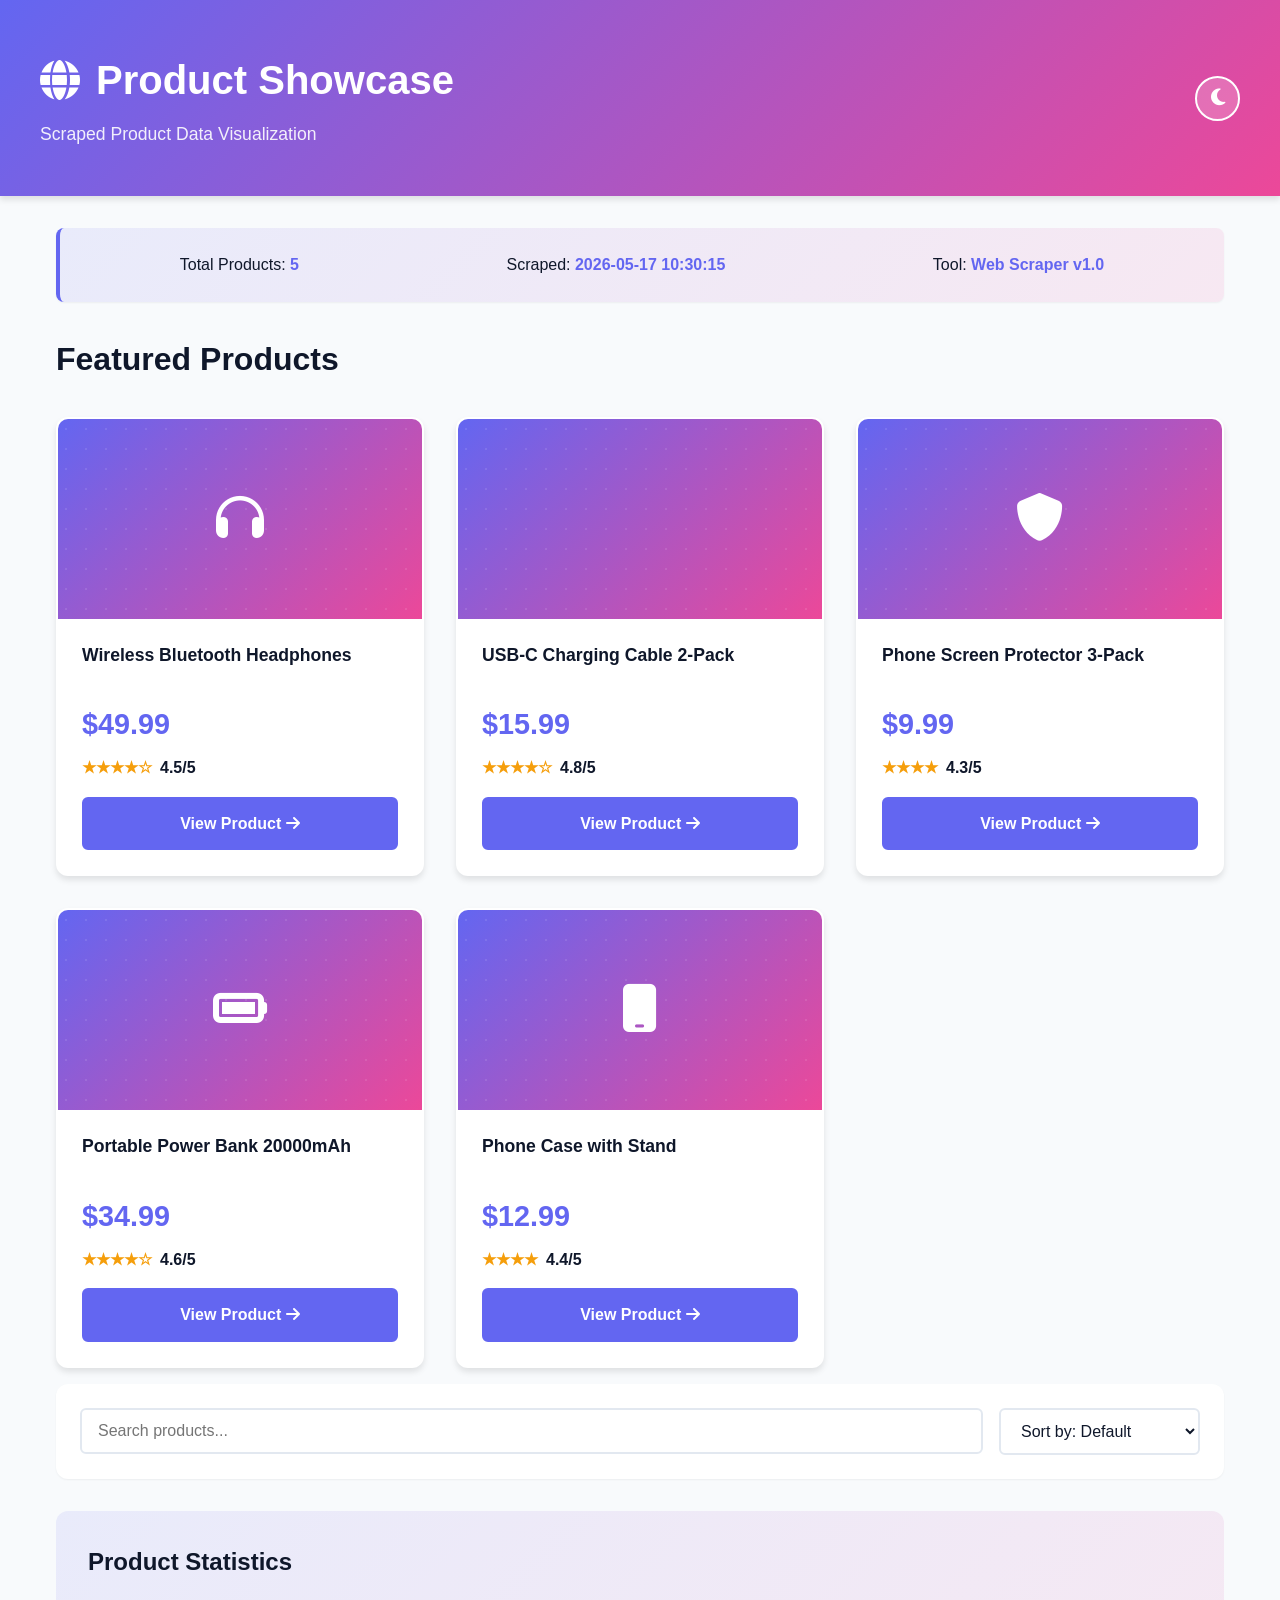
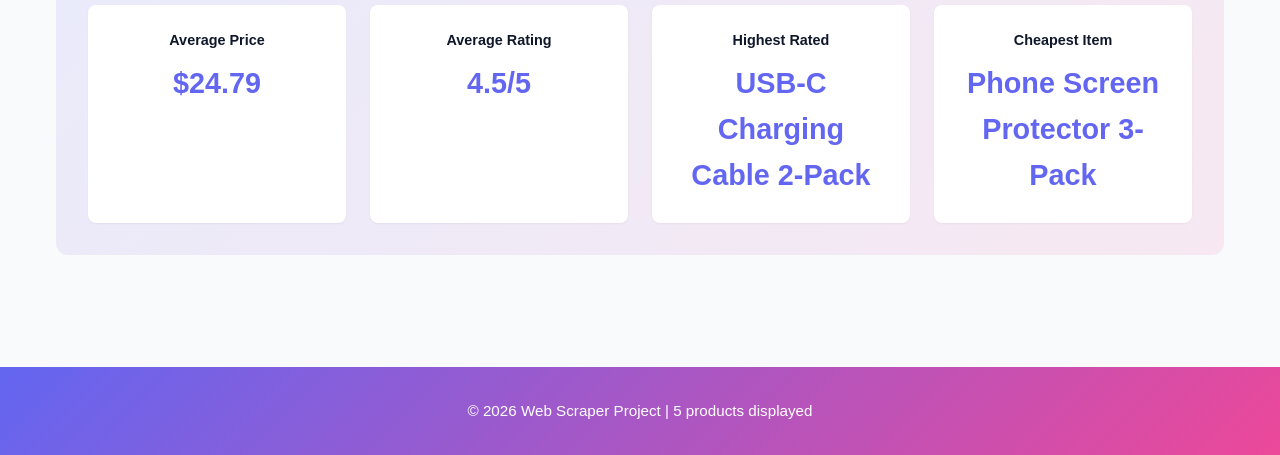
<file: WebScraper/products.html>
<!DOCTYPE html>
<html lang="en">
<head>
    <meta charset="UTF-8">
    <meta name="viewport" content="width=device-width, initial-scale=1.0">
    <title>Scraped Products - Web Scraper Display</title>
    <link rel="stylesheet" href="products.css">
    <link rel="stylesheet" href="https://cdnjs.cloudflare.com/ajax/libs/font-awesome/6.4.0/css/all.min.css">
</head>
<body>
    <!-- Header Section -->
    <header class="header">
        <div class="header-container">
            <div class="header-content">
                <h1><i class="fas fa-globe"></i> Product Showcase</h1>
                <p>Scraped Product Data Visualization</p>
            </div>
            <div class="theme-toggle" id="themeToggle">
                <i class="fas fa-moon"></i>
            </div>
        </div>
    </header>

    <!-- Main Container -->
    <main class="container">
        <!-- Metadata Section -->
        <section class="metadata-section" id="metadata">
            <div class="metadata-box">
                <span id="totalProducts">Total Products: <strong>0</strong></span>
                <span id="scrapedAt">Scraped: <strong>--</strong></span>
                <span id="scrapeTool">Tool: <strong>--</strong></span>
            </div>
        </section>

        <!-- Products Grid -->
        <section class="products-section">
            <h2>Featured Products</h2>
            <div class="products-grid" id="productsGrid">
                <!-- Products will be loaded here by JavaScript -->
                <div class="loading">
                    <i class="fas fa-spinner fa-spin"></i>
                    <p>Loading products...</p>
                </div>
            </div>
        </section>

        <!-- Filter Section -->
        <section class="filter-section">
            <div class="filter-controls">
                <input type="text" id="searchInput" placeholder="Search products..." class="search-box">
                <select id="sortSelect" class="sort-dropdown">
                    <option value="default">Sort by: Default</option>
                    <option value="price-low">Price: Low to High</option>
                    <option value="price-high">Price: High to Low</option>
                    <option value="rating">Rating: Highest First</option>
                </select>
            </div>
        </section>

        <!-- Statistics Section -->
        <section class="stats-section" id="statsSection" style="display: none;">
            <h3>Product Statistics</h3>
            <div class="stats-grid">
                <div class="stat-card">
                    <h4>Average Price</h4>
                    <p class="stat-value" id="avgPrice">$0.00</p>
                </div>
                <div class="stat-card">
                    <h4>Average Rating</h4>
                    <p class="stat-value" id="avgRating">0.0/5</p>
                </div>
                <div class="stat-card">
                    <h4>Highest Rated</h4>
                    <p class="stat-value" id="highestRated">--</p>
                </div>
                <div class="stat-card">
                    <h4>Cheapest Item</h4>
                    <p class="stat-value" id="cheapestItem">$0.00</p>
                </div>
            </div>
        </section>
    </main>

    <!-- Footer -->
    <footer class="footer">
        <p>&copy; 2026 Web Scraper Project | <span id="itemCount">0</span> products displayed</p>
    </footer>

    <script src="products.js"></script>
</body>
</html>
</file>
<file: ModernWebsiteUI/style.css>
/* ============================================
   MODERN WEBSITE UI - STYLESHEET
   ============================================
   
   This stylesheet creates a modern, attractive UI with:
   - Glassmorphism effects
   - Smooth animations and transitions
   - Gradient backgrounds
   - Mobile-responsive design
   - Professional typography
   
   ============================================ */

/* ==================== CSS VARIABLES ==================== */
/* Define reusable colors and values for easy customization */
:root {
    /* Primary colors */
    --primary-color: #667eea;
    --secondary-color: #764ba2;
    --accent-color: #f093fb;
    
    /* Neutral colors (light theme) */
    --bg-light: #ffffff;
    --bg-light-secondary: #f8f9ff;
    --text-light: #2d3748;
    --text-light-secondary: #718096;
    --border-light: #e2e8f0;
    
    /* Neutral colors (dark theme) */
    --bg-dark: #1a202c;
    --bg-dark-secondary: #2d3748;
    --text-dark: #f7fafc;
    --text-dark-secondary: #cbd5e0;
    --border-dark: #4a5568;
    
    /* Active colors (will be set by JavaScript based on theme) */
    --bg-primary: var(--bg-light);
    --bg-secondary: var(--bg-light-secondary);
    --text-primary: var(--text-light);
    --text-secondary: var(--text-light-secondary);
    --border-primary: var(--border-light);
    
    /* Spacing values */
    --spacing-xs: 0.5rem;
    --spacing-sm: 1rem;
    --spacing-md: 1.5rem;
    --spacing-lg: 2rem;
    --spacing-xl: 3rem;
    
    /* Border radius for modern rounded corners */
    --radius-sm: 0.5rem;
    --radius-md: 1rem;
    --radius-lg: 1.5rem;
    
    /* Shadow for depth */
    --shadow-sm: 0 2px 8px rgba(0, 0, 0, 0.1);
    --shadow-md: 0 4px 16px rgba(0, 0, 0, 0.12);
    --shadow-lg: 0 8px 32px rgba(0, 0, 0, 0.15);
    
    /* Transition timing for smooth animations */
    --transition: all 0.3s cubic-bezier(0.4, 0, 0.2, 1);
}

/* ==================== DARK MODE VARIABLES ==================== */
/* Override colors when dark mode is active */
body.dark-mode {
    --bg-primary: var(--bg-dark);
    --bg-secondary: var(--bg-dark-secondary);
    --text-primary: var(--text-dark);
    --text-secondary: var(--text-dark-secondary);
    --border-primary: var(--border-dark);
}

/* ==================== GLOBAL STYLES ==================== */
/* Reset and base styling for all elements */

* {
    /* Remove default margin and padding */
    margin: 0;
    padding: 0;
    /* Include padding/border in width/height calculations */
    box-sizing: border-box;
}

html {
    /* Enable smooth scrolling for internal links */
    scroll-behavior: smooth;
}

body {
    /* Font family using modern Poppins from Google Fonts */
    font-family: 'Poppins', sans-serif;
    /* Text color based on theme */
    color: var(--text-primary);
    /* Background color based on theme */
    background-color: var(--bg-primary);
    /* Smooth transition when switching themes */
    transition: background-color 0.3s ease, color 0.3s ease;
    /* Line height for readability */
    line-height: 1.6;
}

/* ==================== CONTAINER ==================== */
/* Max-width container for consistent spacing */
.container {
    /* Maximum width for large screens */
    max-width: 1200px;
    /* Center container */
    margin: 0 auto;
    /* Padding on sides */
    padding: 0 var(--spacing-lg);
}

/* ==================== TYPOGRAPHY ==================== */
/* Heading styles */
h1, h2, h3, h4, h5, h6 {
    /* Consistent font weight */
    font-weight: 600;
    /* Margin below headings */
    margin-bottom: var(--spacing-sm);
}

/* Section titles */
.section-title {
    font-size: 2.5rem;
    font-weight: 700;
    /* Gradient text effect */
    background: linear-gradient(135deg, var(--primary-color), var(--secondary-color));
    -webkit-background-clip: text;
    -webkit-text-fill-color: transparent;
    background-clip: text;
    margin-bottom: var(--spacing-md);
}

/* Section subtitles */
.section-subtitle {
    font-size: 1.1rem;
    color: var(--text-secondary);
    text-align: center;
    margin-bottom: var(--spacing-xl);
}

/* ==================== BUTTONS ==================== */
/* Button base styling */
.btn {
    /* Padding for comfortable clicking */
    padding: 0.875rem 2rem;
    /* Border radius for modern look */
    border-radius: var(--radius-md);
    /* Remove default border */
    border: none;
    /* Cursor pointer on hover */
    cursor: pointer;
    /* Font settings */
    font-size: 1rem;
    font-weight: 600;
    /* Smooth transitions */
    transition: var(--transition);
    /* Display inline-block for alignment */
    display: inline-block;
    /* Text decoration */
    text-decoration: none;
    /* Center text */
    text-align: center;
}

/* Primary button style */
.btn-primary {
    /* Background gradient */
    background: linear-gradient(135deg, var(--primary-color), var(--secondary-color));
    /* Text color */
    color: white;
}

/* Primary button hover effect */
.btn-primary:hover {
    /* Scale up slightly */
    transform: translateY(-3px);
    /* Add shadow on hover */
    box-shadow: 0 10px 20px rgba(102, 126, 234, 0.3);
}

/* Secondary button style */
.btn-secondary {
    /* Transparent background with border */
    background: transparent;
    /* Border styling */
    border: 2px solid var(--primary-color);
    /* Text color matches border */
    color: var(--primary-color);
}

/* Secondary button hover effect */
.btn-secondary:hover {
    /* Fill background on hover */
    background: var(--primary-color);
    /* Change text to white */
    color: white;
    /* Scale effect */
    transform: translateY(-3px);
}

/* ==================== NAVBAR SECTION ==================== */
/* Navigation bar styling */
.navbar {
    /* Fixed position at top */
    position: fixed;
    top: 0;
    left: 0;
    right: 0;
    /* Glassmorphism effect - semi-transparent background */
    background: rgba(255, 255, 255, 0.7);
    /* Blur effect for glassmorphism */
    backdrop-filter: blur(10px);
    /* Border at bottom */
    border-bottom: 1px solid rgba(0, 0, 0, 0.1);
    /* Stack above other elements */
    z-index: 1000;
    /* Smooth transition */
    transition: var(--transition);
}

/* Dark mode navbar */
body.dark-mode .navbar {
    background: rgba(26, 32, 44, 0.7);
    border-bottom-color: rgba(255, 255, 255, 0.1);
}

/* Navbar container for flex layout */
.navbar-container {
    /* Container settings */
    max-width: 1200px;
    margin: 0 auto;
    padding: 1rem var(--spacing-lg);
    /* Flex layout */
    display: flex;
    justify-content: space-between;
    align-items: center;
}

/* Navbar logo/brand */
.navbar-logo {
    /* Font size and weight */
    font-size: 1.5rem;
    font-weight: 700;
    /* Flex for icon and text */
    display: flex;
    align-items: center;
    gap: var(--spacing-sm);
    /* Cursor pointer */
    cursor: pointer;
    /* Gradient text */
    background: linear-gradient(135deg, var(--primary-color), var(--secondary-color));
    -webkit-background-clip: text;
    -webkit-text-fill-color: transparent;
    background-clip: text;
}

/* Navigation menu list */
.nav-menu {
    /* Remove list styling */
    list-style: none;
    /* Flex layout for horizontal menu */
    display: flex;
    gap: var(--spacing-lg);
    align-items: center;
}

/* Navigation links */
.nav-link {
    /* Text decoration */
    text-decoration: none;
    /* Color */
    color: var(--text-primary);
    /* Font weight */
    font-weight: 500;
    /* Smooth transition */
    transition: var(--transition);
    /* Relative position for underline effect */
    position: relative;
}

/* Navigation link hover effect */
.nav-link:hover {
    /* Change color on hover */
    color: var(--primary-color);
}

/* Underline effect on hover */
.nav-link::after {
    /* Create underline element */
    content: '';
    position: absolute;
    bottom: -5px;
    left: 0;
    width: 0;
    height: 2px;
    background: var(--primary-color);
    transition: width 0.3s ease;
}

/* Show underline on hover */
.nav-link:hover::after {
    width: 100%;
}

/* Theme toggle button */
.theme-toggle {
    /* Button styling */
    background: linear-gradient(135deg, var(--primary-color), var(--secondary-color));
    color: white;
    border: none;
    width: 40px;
    height: 40px;
    border-radius: 50%;
    cursor: pointer;
    display: flex;
    align-items: center;
    justify-content: center;
    font-size: 1.2rem;
    transition: var(--transition);
}

/* Theme toggle hover */
.theme-toggle:hover {
    transform: rotate(20deg) scale(1.1);
}

/* ==================== HERO SECTION ==================== */
/* Main hero banner section */
.hero {
    /* Full viewport height minus navbar */
    min-height: 100vh;
    /* Padding for spacing */
    padding: 120px 0 80px;
    /* Gradient background */
    background: linear-gradient(135deg, var(--bg-secondary) 0%, var(--bg-primary) 100%);
    /* Flex for centering content */
    display: flex;
    align-items: center;
    justify-content: center;
    /* Relative position for floating elements */
    position: relative;
    /* Overflow hidden to contain animations */
    overflow: hidden;
}

/* Hero content wrapper */
.hero-content {
    /* Center the content */
    text-align: center;
    /* Z-index to appear above floating elements */
    position: relative;
    z-index: 2;
    /* Animation on page load */
    animation: fadeInUp 0.8s ease;
}

/* Hero title */
.hero-title {
    /* Large font size */
    font-size: 3.5rem;
    /* Font weight */
    font-weight: 800;
    /* Margin bottom */
    margin-bottom: var(--spacing-lg);
    /* Gradient text */
    background: linear-gradient(135deg, var(--primary-color), var(--secondary-color), var(--accent-color));
    -webkit-background-clip: text;
    -webkit-text-fill-color: transparent;
    background-clip: text;
    /* Line height */
    line-height: 1.2;
}

/* Hero subtitle */
.hero-subtitle {
    /* Font size */
    font-size: 1.3rem;
    /* Color */
    color: var(--text-secondary);
    /* Margin bottom */
    margin-bottom: var(--spacing-xl);
    /* Max width for readability */
    max-width: 600px;
    margin-left: auto;
    margin-right: auto;
}

/* Hero buttons container */
.hero-buttons {
    /* Flex layout */
    display: flex;
    gap: var(--spacing-lg);
    justify-content: center;
    /* Flex wrap for mobile */
    flex-wrap: wrap;
}

/* Floating decorative elements */
.floating-element {
    /* Absolute position */
    position: absolute;
    /* Border radius for circles */
    border-radius: 50%;
    /* Gradient backgrounds */
    background: linear-gradient(135deg, rgba(102, 126, 234, 0.1), rgba(240, 147, 251, 0.1));
    /* Animation */
    animation: float 6s ease-in-out infinite;
    /* Z-index behind content */
    z-index: 1;
}

/* Different sizes and positions for floating elements */
.element-1 {
    width: 200px;
    height: 200px;
    top: 20%;
    left: 10%;
    animation-delay: 0s;
}

.element-2 {
    width: 150px;
    height: 150px;
    top: 50%;
    right: 10%;
    animation-delay: 1s;
}

.element-3 {
    width: 100px;
    height: 100px;
    bottom: 20%;
    left: 30%;
    animation-delay: 2s;
}

/* ==================== FEATURES SECTION ==================== */
/* Features section styling */
.features {
    /* Padding */
    padding: var(--spacing-xl) 0;
    /* Background */
    background-color: var(--bg-primary);
}

/* Features grid layout */
.features-grid {
    /* Grid with 3 columns */
    display: grid;
    grid-template-columns: repeat(auto-fit, minmax(300px, 1fr));
    /* Gap between cards */
    gap: var(--spacing-lg);
}

/* Feature card styling */
.feature-card {
    /* Glassmorphism effect */
    background: rgba(255, 255, 255, 0.7);
    backdrop-filter: blur(10px);
    /* Padding */
    padding: var(--spacing-xl);
    /* Border radius */
    border-radius: var(--radius-lg);
    /* Border */
    border: 1px solid rgba(255, 255, 255, 0.2);
    /* Text alignment */
    text-align: center;
    /* Smooth transition */
    transition: var(--transition);
    /* Shadow */
    box-shadow: var(--shadow-md);
}

/* Dark mode feature card */
body.dark-mode .feature-card {
    background: rgba(45, 55, 72, 0.7);
    border-color: rgba(255, 255, 255, 0.1);
}

/* Feature card hover effect */
.feature-card:hover {
    /* Move up on hover */
    transform: translateY(-10px);
    /* Increase shadow */
    box-shadow: 0 15px 40px rgba(102, 126, 234, 0.2);
}

/* Card icon styling */
.card-icon {
    /* Size */
    width: 70px;
    height: 70px;
    /* Center align */
    margin: 0 auto var(--spacing-lg);
    /* Flex for centering icon */
    display: flex;
    align-items: center;
    justify-content: center;
    /* Gradient background */
    background: linear-gradient(135deg, var(--primary-color), var(--secondary-color));
    /* Border radius for circle */
    border-radius: 50%;
    /* Icon color */
    color: white;
    /* Font size */
    font-size: 1.8rem;
    /* Animation */
    animation: pulse 2s ease-in-out infinite;
}

/* Feature card heading */
.feature-card h3 {
    font-size: 1.3rem;
    margin-bottom: var(--spacing-sm);
}

/* Feature card paragraph */
.feature-card p {
    color: var(--text-secondary);
    line-height: 1.8;
}

/* ==================== SERVICES SECTION ==================== */
/* Services section styling */
.services {
    /* Padding */
    padding: var(--spacing-xl) 0;
    /* Background gradient */
    background: linear-gradient(135deg, var(--bg-secondary), var(--bg-primary));
}

/* Services grid */
.services-grid {
    /* Grid with 3 columns */
    display: grid;
    grid-template-columns: repeat(auto-fit, minmax(280px, 1fr));
    /* Gap between cards */
    gap: var(--spacing-lg);
}

/* Service card styling */
.service-card {
    /* Padding */
    padding: var(--spacing-xl);
    /* Background */
    background: var(--bg-primary);
    /* Border radius */
    border-radius: var(--radius-lg);
    /* Shadow */
    box-shadow: var(--shadow-md);
    /* Smooth transition */
    transition: var(--transition);
    /* Relative position */
    position: relative;
    /* Border for glassmorphism */
    border: 1px solid var(--border-primary);
    /* Overflow for effect */
    overflow: hidden;
}

/* Service card before element (gradient overlay) */
.service-card::before {
    /* Position */
    content: '';
    position: absolute;
    top: 0;
    left: -100%;
    width: 100%;
    height: 100%;
    /* Gradient background */
    background: linear-gradient(90deg, transparent, rgba(102, 126, 234, 0.1));
    /* Smooth transition */
    transition: left 0.5s ease;
}

/* Service card hover effect */
.service-card:hover::before {
    left: 100%;
}

/* Service card hover */
.service-card:hover {
    transform: translateY(-8px);
    box-shadow: 0 12px 32px rgba(102, 126, 234, 0.15);
}

/* Service number styling */
.service-number {
    /* Font size */
    font-size: 3rem;
    /* Font weight */
    font-weight: 700;
    /* Gradient text */
    background: linear-gradient(135deg, var(--primary-color), var(--secondary-color));
    -webkit-background-clip: text;
    -webkit-text-fill-color: transparent;
    background-clip: text;
    /* Opacity */
    opacity: 0.3;
    /* Margin bottom */
    margin-bottom: var(--spacing-sm);
}

/* Service card heading */
.service-card h3 {
    font-size: 1.3rem;
    margin-bottom: var(--spacing-sm);
}

/* Service card description */
.service-card p {
    color: var(--text-secondary);
    margin-bottom: var(--spacing-lg);
    line-height: 1.8;
}

/* Learn more link */
.learn-more {
    /* Display inline-flex */
    display: inline-flex;
    align-items: center;
    gap: 0.5rem;
    /* Color */
    color: var(--primary-color);
    /* Text decoration */
    text-decoration: none;
    /* Font weight */
    font-weight: 600;
    /* Transition */
    transition: var(--transition);
}

/* Learn more hover */
.learn-more:hover {
    gap: 1rem;
}

/* ==================== TESTIMONIALS SECTION ==================== */
/* Testimonials section styling */
.testimonials {
    /* Padding */
    padding: var(--spacing-xl) 0;
    /* Background */
    background-color: var(--bg-primary);
}

/* Testimonials grid */
.testimonials-grid {
    /* Grid with 3 columns */
    display: grid;
    grid-template-columns: repeat(auto-fit, minmax(300px, 1fr));
    /* Gap between cards */
    gap: var(--spacing-lg);
}

/* Testimonial card styling */
.testimonial-card {
    /* Glassmorphism effect */
    background: rgba(255, 255, 255, 0.7);
    backdrop-filter: blur(10px);
    /* Padding */
    padding: var(--spacing-lg);
    /* Border radius */
    border-radius: var(--radius-lg);
    /* Border */
    border: 1px solid rgba(255, 255, 255, 0.2);
    /* Shadow */
    box-shadow: var(--shadow-md);
    /* Transition */
    transition: var(--transition);
}

/* Dark mode testimonial card */
body.dark-mode .testimonial-card {
    background: rgba(45, 55, 72, 0.7);
    border-color: rgba(255, 255, 255, 0.1);
}

/* Testimonial card hover */
.testimonial-card:hover {
    transform: translateY(-8px);
    box-shadow: 0 12px 32px rgba(102, 126, 234, 0.2);
}

/* Stars styling */
.stars {
    /* Flex layout */
    display: flex;
    gap: 0.25rem;
    margin-bottom: var(--spacing-md);
}

/* Individual star */
.stars i {
    /* Color */
    color: #fbbf24;
    /* Font size */
    font-size: 0.9rem;
}

/* Testimonial text */
.testimonial-text {
    /* Font size and style */
    font-style: italic;
    /* Color */
    color: var(--text-secondary);
    /* Margin bottom */
    margin-bottom: var(--spacing-lg);
    /* Line height */
    line-height: 1.8;
}

/* Client info styling */
.client-info {
    /* Flex layout */
    display: flex;
    align-items: center;
    gap: var(--spacing-md);
}

/* Client avatar */
.client-avatar {
    /* Size */
    width: 50px;
    height: 50px;
    /* Flex for centering */
    display: flex;
    align-items: center;
    justify-content: center;
    /* Background gradient */
    background: linear-gradient(135deg, var(--primary-color), var(--secondary-color));
    /* Border radius for circle */
    border-radius: 50%;
    /* Color */
    color: white;
    /* Font size */
    font-size: 1.5rem;
}

/* Client name */
.client-info h4 {
    margin: 0;
    font-size: 1rem;
}

/* Client position */
.client-info p {
    margin: 0;
    font-size: 0.9rem;
    color: var(--text-secondary);
}

/* ==================== CONTACT SECTION ==================== */
/* Contact section styling */
.contact {
    /* Padding */
    padding: var(--spacing-xl) 0;
    /* Background gradient */
    background: linear-gradient(135deg, var(--bg-secondary), var(--bg-primary));
}

/* Contact wrapper */
.contact-wrapper {
    /* Grid layout */
    display: grid;
    grid-template-columns: 1fr 1fr;
    gap: var(--spacing-xl);
    /* Align items */
    align-items: start;
}

/* Contact form styling */
.contact-form {
    /* Background */
    background: var(--bg-primary);
    /* Padding */
    padding: var(--spacing-xl);
    /* Border radius */
    border-radius: var(--radius-lg);
    /* Shadow */
    box-shadow: var(--shadow-md);
    /* Border */
    border: 1px solid var(--border-primary);
}

/* Form group styling */
.form-group {
    /* Margin bottom */
    margin-bottom: var(--spacing-lg);
}

/* Form label */
.form-group label {
    /* Display block */
    display: block;
    /* Margin bottom */
    margin-bottom: var(--spacing-sm);
    /* Font weight */
    font-weight: 600;
    /* Color */
    color: var(--text-primary);
}

/* Form inputs and textarea */
.form-group input,
.form-group textarea {
    /* Width */
    width: 100%;
    /* Padding */
    padding: 0.75rem 1rem;
    /* Border */
    border: 2px solid var(--border-primary);
    /* Border radius */
    border-radius: var(--radius-md);
    /* Background */
    background-color: var(--bg-primary);
    /* Text color */
    color: var(--text-primary);
    /* Font family */
    font-family: 'Poppins', sans-serif;
    /* Transition */
    transition: var(--transition);
}

/* Focus state for inputs */
.form-group input:focus,
.form-group textarea:focus {
    /* Remove default outline */
    outline: none;
    /* Add border color on focus */
    border-color: var(--primary-color);
    /* Add shadow on focus */
    box-shadow: 0 0 0 3px rgba(102, 126, 234, 0.1);
}

/* Contact info container */
.contact-info {
    /* Display */
    display: flex;
    flex-direction: column;
    gap: var(--spacing-lg);
}

/* Info card styling */
.info-card {
    /* Background */
    background: rgba(255, 255, 255, 0.7);
    backdrop-filter: blur(10px);
    /* Padding */
    padding: var(--spacing-lg);
    /* Border radius */
    border-radius: var(--radius-lg);
    /* Border */
    border: 1px solid rgba(255, 255, 255, 0.2);
    /* Text alignment */
    text-align: center;
    /* Transition */
    transition: var(--transition);
}

/* Dark mode info card */
body.dark-mode .info-card {
    background: rgba(45, 55, 72, 0.7);
    border-color: rgba(255, 255, 255, 0.1);
}

/* Info card hover */
.info-card:hover {
    transform: translateY(-5px);
}

/* Info icon styling */
.info-icon {
    /* Size */
    width: 60px;
    height: 60px;
    /* Margin */
    margin: 0 auto var(--spacing-md);
    /* Flex for centering */
    display: flex;
    align-items: center;
    justify-content: center;
    /* Background gradient */
    background: linear-gradient(135deg, var(--primary-color), var(--secondary-color));
    /* Border radius */
    border-radius: 50%;
    /* Color */
    color: white;
    /* Font size */
    font-size: 1.5rem;
}

/* Info card heading */
.info-card h4 {
    margin-bottom: var(--spacing-sm);
}

/* Info card text */
.info-card p {
    color: var(--text-secondary);
}

/* ==================== FOOTER SECTION ==================== */
/* Footer styling */
.footer {
    /* Background gradient */
    background: linear-gradient(135deg, var(--bg-dark), var(--bg-dark-secondary));
    /* Text color (always dark in footer) */
    color: var(--text-dark);
    /* Padding */
    padding: var(--spacing-xl) 0 var(--spacing-lg);
}

/* Footer content wrapper */
.footer-content {
    /* Grid layout */
    display: grid;
    grid-template-columns: repeat(auto-fit, minmax(250px, 1fr));
    /* Gap between sections */
    gap: var(--spacing-xl);
    /* Margin bottom */
    margin-bottom: var(--spacing-lg);
    /* Border bottom */
    border-bottom: 1px solid rgba(255, 255, 255, 0.1);
    /* Padding bottom */
    padding-bottom: var(--spacing-lg);
}

/* Individual footer section */
.footer-section {
    /* Padding */
    padding: 0;
}

/* Footer section heading */
.footer-section h3,
.footer-section h4 {
    /* Margin bottom */
    margin-bottom: var(--spacing-md);
    /* Color */
    color: white;
}

/* Footer section text */
.footer-section p {
    /* Color */
    color: rgba(255, 255, 255, 0.7);
    /* Line height */
    line-height: 1.8;
}

/* Footer links list */
.footer-section ul {
    /* Remove list styling */
    list-style: none;
}

/* Footer links */
.footer-section ul li {
    /* Margin bottom */
    margin-bottom: var(--spacing-sm);
}

/* Footer links styling */
.footer-section a {
    /* Text decoration */
    text-decoration: none;
    /* Color */
    color: rgba(255, 255, 255, 0.7);
    /* Transition */
    transition: var(--transition);
}

/* Footer links hover */
.footer-section a:hover {
    color: var(--accent-color);
}

/* Social links styling */
.social-links {
    /* Flex layout */
    display: flex;
    gap: var(--spacing-md);
}

/* Individual social link */
.social-links a {
    /* Size */
    width: 40px;
    height: 40px;
    /* Flex for centering */
    display: flex;
    align-items: center;
    justify-content: center;
    /* Background */
    background: linear-gradient(135deg, rgba(102, 126, 234, 0.2), rgba(240, 147, 251, 0.2));
    /* Border radius */
    border-radius: 50%;
    /* Transition */
    transition: var(--transition);
}

/* Social link hover */
.social-links a:hover {
    background: linear-gradient(135deg, var(--primary-color), var(--secondary-color));
    transform: translateY(-3px);
}

/* Footer bottom section */
.footer-bottom {
    /* Text alignment */
    text-align: center;
    /* Color */
    color: rgba(255, 255, 255, 0.5);
}

/* ==================== ANIMATIONS ==================== */
/* Fade in and slide up animation for hero content */
@keyframes fadeInUp {
    from {
        /* Start with transparency and lower position */
        opacity: 0;
        transform: translateY(30px);
    }
    to {
        /* End with full opacity and normal position */
        opacity: 1;
        transform: translateY(0);
    }
}

/* Floating animation for decorative elements */
@keyframes float {
    0%, 100% {
        /* Start and end position */
        transform: translateY(0px);
    }
    50% {
        /* Middle position (floating effect) */
        transform: translateY(-20px);
    }
}

/* Pulse animation for icons */
@keyframes pulse {
    0%, 100% {
        /* Normal state */
        box-shadow: 0 0 0 0 rgba(102, 126, 234, 0.7);
    }
    50% {
        /* Pulse state */
        box-shadow: 0 0 0 10px rgba(102, 126, 234, 0);
    }
}

/* ==================== MOBILE RESPONSIVE DESIGN ==================== */
/* Tablet screens (max-width: 768px) */
@media (max-width: 768px) {
    /* Navbar menu */
    .nav-menu {
        gap: var(--spacing-md);
    }
    
    /* Hero title */
    .hero-title {
        font-size: 2.5rem;
    }
    
    /* Hero subtitle */
    .hero-subtitle {
        font-size: 1rem;
    }
    
    /* Section title */
    .section-title {
        font-size: 2rem;
    }
    
    /* Features grid - 2 columns */
    .features-grid {
        grid-template-columns: repeat(auto-fit, minmax(250px, 1fr));
    }
    
    /* Services grid - 2 columns */
    .services-grid {
        grid-template-columns: 1fr;
    }
    
    /* Contact wrapper - stack vertically */
    .contact-wrapper {
        grid-template-columns: 1fr;
    }
}

/* Mobile screens (max-width: 480px) */
@media (max-width: 480px) {
    /* Container padding */
    .container {
        padding: 0 var(--spacing-md);
    }
    
    /* Navbar container */
    .navbar-container {
        padding: 1rem var(--spacing-md);
    }
    
    /* Hero section padding */
    .hero {
        padding: 80px 0 60px;
    }
    
    /* Hero title */
    .hero-title {
        font-size: 2rem;
    }
    
    /* Hero buttons - stack vertically */
    .hero-buttons {
        flex-direction: column;
        gap: var(--spacing-md);
    }
    
    /* Section padding */
    .features,
    .services,
    .testimonials,
    .contact {
        padding: var(--spacing-lg) 0;
    }
    
    /* Feature card padding */
    .feature-card,
    .testimonial-card,
    .service-card,
    .contact-form,
    .info-card {
        padding: var(--spacing-lg);
    }
    
    /* Footer grid - single column */
    .footer-content {
        grid-template-columns: 1fr;
    }
}

/* ==================== PRINT STYLES ==================== */
/* Optimize for printing */
@media print {
    /* Hide navbar */
    .navbar,
    .theme-toggle {
        display: none;
    }
    
    /* Adjust spacing for print */
    section {
        page-break-inside: avoid;
    }
}
</file>
<file: web-scraper.css>
/* ==================== ROOT VARIABLES ==================== */
:root {
    /* Primary Colors - Neon Gradients */
    --color-primary: #00d4ff;
    --color-secondary: #ff006e;
    --color-tertiary: #8338ec;
    --color-accent: #ffbe0b;
    
    /* Background Colors */
    --bg-dark: #0a0e27;
    --bg-darker: #050811;
    --bg-card: rgba(255, 255, 255, 0.05);
    
    /* Text Colors */
    --text-primary: #ffffff;
    --text-secondary: #b0b0b0;
    
    /* Glassmorphism */
    --glass-bg: rgba(255, 255, 255, 0.08);
    --glass-border: rgba(255, 255, 255, 0.1);
    
    /* Shadows */
    --shadow-sm: 0 4px 15px rgba(0, 0, 0, 0.2);
    --shadow-lg: 0 8px 32px rgba(0, 0, 0, 0.3);
    --shadow-neon: 0 0 20px rgba(0, 212, 255, 0.3);
}

/* ==================== GLOBAL STYLES ==================== */
* {
    margin: 0;
    padding: 0;
    box-sizing: border-box;
}

html {
    scroll-behavior: smooth;
}

body {
    font-family: 'Poppins', sans-serif;
    background: linear-gradient(135deg, var(--bg-darker) 0%, var(--bg-dark) 100%);
    color: var(--text-primary);
    overflow-x: hidden;
    position: relative;
    line-height: 1.6;
}

/* Background Animation */
body::before {
    content: '';
    position: fixed;
    top: 0;
    left: 0;
    width: 100%;
    height: 100%;
    background: 
        radial-gradient(circle at 20% 50%, rgba(0, 212, 255, 0.05) 0%, transparent 50%),
        radial-gradient(circle at 80% 80%, rgba(255, 0, 110, 0.05) 0%, transparent 50%),
        radial-gradient(circle at 50% 50%, rgba(131, 56, 236, 0.03) 0%, transparent 50%);
    z-index: 0;
    pointer-events: none;
}

.container {
    max-width: 1200px;
    margin: 0 auto;
    padding: 0 20px;
    position: relative;
    z-index: 1;
}

/* ==================== SECTION HEADER ==================== */
.section-header {
    text-align: center;
    margin-bottom: 60px;
    animation: fadeInDown 0.8s ease-out;
}

.section-header h2 {
    font-size: 3rem;
    font-weight: 800;
    background: linear-gradient(135deg, var(--color-primary), var(--color-secondary), var(--color-tertiary));
    -webkit-background-clip: text;
    -webkit-text-fill-color: transparent;
    background-clip: text;
    margin-bottom: 10px;
    text-transform: uppercase;
    letter-spacing: 2px;
}

.section-header p {
    font-size: 1.1rem;
    color: var(--text-secondary);
    font-weight: 300;
}

/* ==================== GLASSMORPHISM ==================== */
.glass {
    background: var(--glass-bg);
    border: 1px solid var(--glass-border);
    backdrop-filter: blur(10px);
    border-radius: 20px;
    box-shadow: var(--shadow-sm);
    transition: all 0.3s ease;
}

.glass:hover {
    border-color: rgba(0, 212, 255, 0.3);
    box-shadow: 0 8px 32px rgba(0, 212, 255, 0.2);
}

/* ==================== PAGE LOADER ==================== */
.page-loader {
    position: fixed;
    top: 0;
    left: 0;
    width: 100%;
    height: 100%;
    background: var(--bg-darker);
    display: flex;
    align-items: center;
    justify-content: center;
    z-index: 9999;
    animation: fadeOut 0.8s ease-out 2s forwards;
}

.loader-container {
    text-align: center;
}

.loader-circle {
    width: 60px;
    height: 60px;
    border: 3px solid var(--glass-border);
    border-top-color: var(--color-primary);
    border-radius: 50%;
    animation: spin 1s linear infinite;
    margin-bottom: 20px;
}

.loader-text {
    color: var(--color-primary);
    font-weight: 600;
    animation: blink 1.5s ease-in-out infinite;
}

@keyframes spin {
    to { transform: rotate(360deg); }
}

@keyframes blink {
    0%, 100% { opacity: 1; }
    50% { opacity: 0.5; }
}

@keyframes fadeOut {
    to {
        opacity: 0;
        visibility: hidden;
    }
}

/* ==================== BUTTONS ==================== */
.btn {
    padding: 12px 30px;
    border: none;
    border-radius: 50px;
    font-size: 1rem;
    font-weight: 600;
    cursor: pointer;
    transition: all 0.3s ease;
    display: inline-flex;
    align-items: center;
    gap: 10px;
    position: relative;
    overflow: hidden;
    font-family: 'Poppins', sans-serif;
}

.btn::before {
    content: '';
    position: absolute;
    top: 0;
    left: -100%;
    width: 100%;
    height: 100%;
    background: inherit;
    transition: left 0.3s ease;
    z-index: -1;
}

.btn:hover::before {
    left: 0;
}

.btn:active {
    transform: scale(0.98);
}

/* Primary Button */
.btn-primary {
    background: linear-gradient(135deg, var(--color-primary), var(--color-secondary));
    color: var(--bg-dark);
    box-shadow: 0 0 20px rgba(0, 212, 255, 0.4);
    font-weight: 700;
}

.btn-primary:hover {
    transform: translateY(-3px);
    box-shadow: 0 0 30px rgba(0, 212, 255, 0.6), 0 0 40px rgba(255, 0, 110, 0.3);
}

.btn-primary:active {
    transform: translateY(-1px);
}

/* Secondary Button */
.btn-secondary {
    background: transparent;
    color: var(--color-primary);
    border: 2px solid var(--color-primary);
    box-shadow: 0 0 15px rgba(0, 212, 255, 0.2);
}

.btn-secondary:hover {
    background: rgba(0, 212, 255, 0.1);
    box-shadow: 0 0 25px rgba(0, 212, 255, 0.4);
}

/* ==================== NAVIGATION BAR ==================== */
.navbar {
    position: fixed;
    top: 0;
    width: 100%;
    background: rgba(10, 14, 39, 0.8);
    backdrop-filter: blur(10px);
    border-bottom: 1px solid rgba(0, 212, 255, 0.1);
    z-index: 1000;
    box-shadow: 0 4px 20px rgba(0, 212, 255, 0.1);
    padding: 15px 0;
}

.nav-container {
    max-width: 1200px;
    margin: 0 auto;
    padding: 0 20px;
    display: flex;
    justify-content: space-between;
    align-items: center;
}

.nav-logo {
    display: flex;
    align-items: center;
    gap: 10px;
    font-size: 1.5rem;
    font-weight: 800;
    background: linear-gradient(135deg, var(--color-primary), var(--color-secondary));
    -webkit-background-clip: text;
    -webkit-text-fill-color: transparent;
    background-clip: text;
}

.nav-logo i {
    color: var(--color-primary);
}

.nav-menu {
    display: flex;
    list-style: none;
    gap: 40px;
}

.nav-link {
    color: var(--text-primary);
    text-decoration: none;
    font-weight: 500;
    position: relative;
    transition: color 0.3s ease;
}

.nav-link::after {
    content: '';
    position: absolute;
    bottom: -5px;
    left: 0;
    width: 0;
    height: 2px;
    background: linear-gradient(90deg, var(--color-primary), var(--color-secondary));
    transition: width 0.3s ease;
}

.nav-link:hover {
    color: var(--color-primary);
}

.nav-link:hover::after {
    width: 100%;
}

/* Hamburger Menu */
.hamburger {
    display: none;
    flex-direction: column;
    cursor: pointer;
    gap: 5px;
}

.hamburger span {
    width: 25px;
    height: 3px;
    background: linear-gradient(90deg, var(--color-primary), var(--color-secondary));
    border-radius: 2px;
    transition: all 0.3s ease;
}

/* ==================== HERO SECTION ==================== */
.hero {
    min-height: 100vh;
    display: flex;
    align-items: center;
    justify-content: center;
    padding: 100px 20px 50px;
    position: relative;
    overflow: hidden;
    margin-top: 60px;
}

.hero-container {
    position: relative;
    z-index: 2;
    text-align: center;
    width: 100%;
}

/* Background Shapes */
.background-shapes {
    position: absolute;
    width: 100%;
    height: 100%;
    top: 0;
    left: 0;
    z-index: -1;
}

.shape {
    position: absolute;
    border-radius: 50%;
    opacity: 0.1;
}

.shape-1 {
    width: 400px;
    height: 400px;
    background: linear-gradient(135deg, var(--color-primary), var(--color-tertiary));
    top: -100px;
    right: -100px;
    animation: float 6s ease-in-out infinite;
}

.shape-2 {
    width: 300px;
    height: 300px;
    background: linear-gradient(135deg, var(--color-secondary), var(--color-accent));
    bottom: -50px;
    left: -50px;
    animation: float 8s ease-in-out infinite 2s;
}

.shape-3 {
    width: 350px;
    height: 350px;
    background: linear-gradient(135deg, var(--color-tertiary), var(--color-primary));
    top: 50%;
    left: 50%;
    animation: float 7s ease-in-out infinite 4s;
}

@keyframes float {
    0%, 100% { transform: translate(0, 0); }
    33% { transform: translate(30px, -30px); }
    66% { transform: translate(-20px, 20px); }
}

/* Hero Title */
.hero-title {
    font-size: clamp(2.5rem, 8vw, 4.5rem);
    font-weight: 900;
    line-height: 1.2;
    margin-bottom: 20px;
    font-family: 'Space Mono', monospace;
    letter-spacing: 3px;
    text-transform: uppercase;
    text-shadow: 0 0 30px rgba(0, 212, 255, 0.3);
}

.typing-text {
    display: inline-block;
    background: linear-gradient(135deg, 
        var(--color-primary) 0%, 
        var(--color-secondary) 25%, 
        var(--color-tertiary) 50%, 
        var(--color-accent) 75%, 
        var(--color-primary) 100%);
    background-size: 200% auto;
    -webkit-background-clip: text;
    -webkit-text-fill-color: transparent;
    background-clip: text;
    animation: gradientShift 3s ease infinite, typing 4s steps(20) 1s 1 normal both;
}

@keyframes typing {
    0% { width: 0; }
    100% { width: 100%; }
}

@keyframes gradientShift {
    0% { background-position: 0% center; }
    50% { background-position: 100% center; }
    100% { background-position: 0% center; }
}

.hero-subtitle {
    font-size: 1.5rem;
    margin-bottom: 20px;
    color: var(--text-secondary);
    animation: fadeInUp 0.8s ease-out 0.2s both;
}

.highlight {
    background: linear-gradient(135deg, var(--color-primary), var(--color-secondary));
    -webkit-background-clip: text;
    -webkit-text-fill-color: transparent;
    background-clip: text;
    font-weight: 700;
}

.hero-description {
    font-size: 1.1rem;
    color: var(--text-secondary);
    max-width: 600px;
    margin: 0 auto 40px;
    line-height: 1.6;
    animation: fadeInUp 0.8s ease-out 0.4s both;
}

/* Hero Buttons */
.hero-buttons {
    display: flex;
    gap: 20px;
    justify-content: center;
    flex-wrap: wrap;
    animation: fadeInUp 0.8s ease-out 0.6s both;
}

/* Floating Icons */
.floating-icons {
    position: relative;
    height: 150px;
    margin-top: 60px;
    display: flex;
    justify-content: center;
    align-items: center;
    gap: 40px;
}

.float-icon {
    width: 80px;
    height: 80px;
    background: var(--glass-bg);
    border: 1px solid var(--glass-border);
    border-radius: 15px;
    display: flex;
    align-items: center;
    justify-content: center;
    font-size: 2rem;
    color: var(--color-primary);
    animation: floatUp 3s ease-in-out infinite;
    animation-delay: var(--delay);
    box-shadow: 0 0 20px rgba(0, 212, 255, 0.2);
    transition: all 0.3s ease;
}

.float-icon:hover {
    transform: scale(1.1);
    box-shadow: 0 0 30px rgba(0, 212, 255, 0.4);
}

@keyframes floatUp {
    0%, 100% { transform: translateY(0) rotate(0deg); }
    50% { transform: translateY(-20px) rotate(5deg); }
}

/* ==================== ABOUT SECTION ==================== */
.about {
    padding: 100px 20px;
    position: relative;
    z-index: 2;
}

.about-content {
    display: grid;
    grid-template-columns: repeat(auto-fit, minmax(280px, 1fr));
    gap: 30px;
}

.about-card {
    padding: 40px 30px;
    text-align: center;
    transition: all 0.3s ease;
    cursor: pointer;
}

.about-card:hover {
    transform: translateY(-10px);
}

.card-icon {
    font-size: 3rem;
    color: var(--color-primary);
    margin-bottom: 20px;
}

.about-card h3 {
    font-size: 1.3rem;
    margin-bottom: 15px;
    color: var(--text-primary);
}

.about-card p {
    font-size: 0.95rem;
    color: var(--text-secondary);
    line-height: 1.6;
}

/* ==================== TECHNOLOGIES SECTION ==================== */
.technologies {
    padding: 100px 20px;
    position: relative;
    z-index: 2;
}

.tech-grid {
    display: grid;
    grid-template-columns: repeat(auto-fit, minmax(250px, 1fr));
    gap: 30px;
}

.tech-card {
    padding: 40px 25px;
    text-align: center;
    position: relative;
    overflow: hidden;
}

.tech-card::before {
    content: '';
    position: absolute;
    top: 0;
    left: 0;
    width: 100%;
    height: 3px;
    background: linear-gradient(90deg, var(--color-primary), var(--color-secondary));
    transform: scaleX(0);
    transform-origin: left;
    transition: transform 0.5s ease;
}

.tech-card:hover::before {
    transform: scaleX(1);
}

.tech-card:hover {
    transform: translateY(-10px);
}

.tech-icon {
    font-size: 3rem;
    color: var(--color-primary);
    margin-bottom: 20px;
    transition: all 0.3s ease;
}

.tech-card:hover .tech-icon {
    transform: scale(1.2) rotate(10deg);
    color: var(--color-secondary);
}

.tech-card h3 {
    font-size: 1.3rem;
    margin-bottom: 10px;
    color: var(--text-primary);
}

.tech-card p {
    font-size: 0.95rem;
    color: var(--text-secondary);
    margin-bottom: 15px;
}

.tech-badge {
    display: inline-block;
    background: rgba(0, 212, 255, 0.15);
    color: var(--color-primary);
    padding: 5px 15px;
    border-radius: 20px;
    font-size: 0.8rem;
    font-weight: 600;
    border: 1px solid rgba(0, 212, 255, 0.3);
}

/* ==================== FEATURES SECTION ==================== */
.features {
    padding: 100px 20px;
    position: relative;
    z-index: 2;
}

.features-grid {
    display: grid;
    grid-template-columns: repeat(auto-fit, minmax(300px, 1fr));
    gap: 30px;
}

.feature-card {
    padding: 40px;
    position: relative;
    overflow: hidden;
}

.feature-card::before {
    content: '';
    position: absolute;
    top: -50%;
    right: -50%;
    width: 200%;
    height: 200%;
    background: linear-gradient(135deg, 
        rgba(0, 212, 255, 0.1) 0%, 
        transparent 50%);
    transform: rotate(45deg);
    transition: all 0.5s ease;
    pointer-events: none;
}

.feature-card:hover::before {
    top: -30%;
    right: -30%;
}

.feature-card:hover {
    transform: translateY(-8px);
    border-color: rgba(0, 212, 255, 0.3);
    box-shadow: 0 12px 40px rgba(0, 212, 255, 0.2);
}

.feature-number {
    font-size: 2.5rem;
    font-weight: 800;
    background: linear-gradient(135deg, var(--color-primary), var(--color-secondary));
    -webkit-background-clip: text;
    -webkit-text-fill-color: transparent;
    background-clip: text;
    margin-bottom: 15px;
    text-align: left;
}

.feature-card i {
    font-size: 2.5rem;
    color: var(--color-primary);
    margin-bottom: 20px;
    display: block;
    transition: all 0.3s ease;
}

.feature-card:hover i {
    transform: scale(1.2) rotate(15deg);
    color: var(--color-secondary);
}

.feature-card h3 {
    font-size: 1.3rem;
    margin-bottom: 15px;
    color: var(--text-primary);
}

.feature-card p {
    font-size: 0.95rem;
    color: var(--text-secondary);
    line-height: 1.6;
}

/* ==================== WORKFLOW SECTION ==================== */
.workflow {
    padding: 100px 20px;
    position: relative;
    z-index: 2;
}

.workflow-container {
    display: flex;
    flex-direction: column;
    align-items: center;
    max-width: 700px;
    margin: 0 auto;
}

.workflow-step {
    display: flex;
    gap: 30px;
    margin-bottom: 40px;
    align-items: flex-start;
    width: 100%;
    animation: slideInRight 0.8s ease-out;
}

.step-circle {
    width: 60px;
    height: 60px;
    border-radius: 50%;
    background: linear-gradient(135deg, var(--color-primary), var(--color-secondary));
    display: flex;
    align-items: center;
    justify-content: center;
    flex-shrink: 0;
    box-shadow: 0 0 20px rgba(0, 212, 255, 0.3);
}

.step-number {
    font-size: 1.5rem;
    font-weight: 800;
    color: var(--bg-dark);
}

.step-content {
    padding: 30px;
    flex: 1;
}

.step-content h3 {
    font-size: 1.3rem;
    margin-bottom: 10px;
    color: var(--text-primary);
}

.step-content p {
    font-size: 0.95rem;
    color: var(--text-secondary);
    margin-bottom: 15px;
}

.code-snippet {
    background: rgba(0, 0, 0, 0.3);
    padding: 12px 15px;
    border-radius: 8px;
    border-left: 3px solid var(--color-primary);
    text-align: left;
    font-family: 'Space Mono', monospace;
    font-size: 0.85rem;
    overflow-x: auto;
}

.code-snippet code {
    color: var(--color-primary);
}

.workflow-arrow {
    font-size: 2rem;
    color: var(--color-primary);
    margin-bottom: 20px;
    animation: arrowBounce 2s ease-in-out infinite;
}

@keyframes arrowBounce {
    0%, 100% { transform: translateY(0); }
    50% { transform: translateY(10px); }
}

@keyframes slideInRight {
    from {
        opacity: 0;
        transform: translateX(-30px);
    }
    to {
        opacity: 1;
        transform: translateX(0);
    }
}

/* ==================== OUTPUT SECTION ==================== */
.output {
    padding: 100px 20px;
    position: relative;
    z-index: 2;
}

.output-content {
    display: grid;
    grid-template-columns: repeat(auto-fit, minmax(400px, 1fr));
    gap: 40px;
}

.output-box {
    padding: 30px;
}

.output-header {
    display: flex;
    align-items: center;
    gap: 15px;
    margin-bottom: 25px;
}

.output-header i {
    font-size: 2rem;
    color: var(--color-primary);
}

.output-header h3 {
    font-size: 1.3rem;
    color: var(--text-primary);
}

.output-data {
    overflow-x: auto;
}

.output-data table {
    width: 100%;
    border-collapse: collapse;
}

.output-data th {
    background: rgba(0, 212, 255, 0.1);
    padding: 12px;
    text-align: left;
    color: var(--color-primary);
    font-weight: 600;
    border-bottom: 2px solid rgba(0, 212, 255, 0.3);
}

.output-data td {
    padding: 12px;
    border-bottom: 1px solid rgba(0, 212, 255, 0.1);
    color: var(--text-secondary);
}

.output-data tr:hover {
    background: rgba(0, 212, 255, 0.05);
}

.json-format pre {
    background: rgba(0, 0, 0, 0.3);
    padding: 15px;
    border-radius: 8px;
    overflow-x: auto;
    border-left: 3px solid var(--color-primary);
}

.json-format code {
    color: var(--color-primary);
    font-family: 'Space Mono', monospace;
    font-size: 0.85rem;
    line-height: 1.6;
}

/* ==================== STATISTICS SECTION ==================== */
.statistics {
    padding: 80px 20px;
    position: relative;
    z-index: 2;
    background: linear-gradient(135deg,
        rgba(0, 212, 255, 0.05) 0%,
        rgba(255, 0, 110, 0.05) 100%);
    border-radius: 20px;
    margin: 60px 20px;
}

.stats-grid {
    display: grid;
    grid-template-columns: repeat(auto-fit, minmax(200px, 1fr));
    gap: 30px;
}

.stat-card {
    padding: 40px;
    text-align: center;
}

.stat-card:hover {
    transform: scale(1.05);
    box-shadow: 0 0 30px rgba(0, 212, 255, 0.3);
}

.stat-number {
    font-size: 2.5rem;
    font-weight: 800;
    background: linear-gradient(135deg, var(--color-primary), var(--color-secondary));
    -webkit-background-clip: text;
    -webkit-text-fill-color: transparent;
    background-clip: text;
    margin-bottom: 10px;
}

.stat-card p {
    color: var(--text-secondary);
    font-size: 1rem;
}

/* ==================== CONTACT SECTION ==================== */
.contact {
    padding: 100px 20px;
    position: relative;
    z-index: 2;
}

.contact-content {
    display: grid;
    grid-template-columns: 1fr 1fr;
    gap: 60px;
    align-items: center;
}

.contact-info {
    display: flex;
    flex-direction: column;
    gap: 25px;
}

.info-item {
    padding: 30px;
    text-align: center;
}

.info-item i {
    font-size: 2.5rem;
    color: var(--color-primary);
    margin-bottom: 15px;
    display: block;
}

.info-item h4 {
    margin-bottom: 10px;
    color: var(--text-primary);
}

.info-item p {
    color: var(--text-secondary);
}

.social-links {
    display: grid;
    grid-template-columns: repeat(2, 1fr);
    gap: 20px;
}

.social-icon {
    width: 80px;
    height: 80px;
    border-radius: 15px;
    display: flex;
    align-items: center;
    justify-content: center;
    font-size: 2rem;
    color: var(--color-primary);
    text-decoration: none;
    margin: 0 auto;
    transition: all 0.3s ease;
}

.social-icon:hover {
    transform: translateY(-5px) scale(1.1);
    box-shadow: 0 0 25px rgba(0, 212, 255, 0.3);
}

/* ==================== FOOTER ==================== */
.footer {
    padding: 50px 20px 20px;
    border-top: 1px solid rgba(0, 212, 255, 0.1);
    position: relative;
    z-index: 2;
}

.footer-content {
    display: grid;
    grid-template-columns: repeat(auto-fit, minmax(250px, 1fr));
    gap: 40px;
    margin-bottom: 30px;
}

.footer-section h4 {
    margin-bottom: 15px;
    color: var(--text-primary);
}

.footer-section p {
    color: var(--text-secondary);
    line-height: 1.6;
}

.footer-section ul {
    list-style: none;
}

.footer-section ul li {
    margin-bottom: 10px;
}

.footer-section ul li a {
    color: var(--text-secondary);
    text-decoration: none;
    transition: color 0.3s ease;
}

.footer-section ul li a:hover {
    color: var(--color-primary);
}

.footer-bottom {
    text-align: center;
    padding-top: 20px;
    border-top: 1px solid rgba(0, 212, 255, 0.1);
    color: var(--text-secondary);
}

.footer-bottom i {
    color: var(--color-secondary);
    margin: 0 5px;
}

/* ==================== ANIMATIONS ==================== */
@keyframes fadeInDown {
    from {
        opacity: 0;
        transform: translateY(-20px);
    }
    to {
        opacity: 1;
        transform: translateY(0);
    }
}

@keyframes fadeInUp {
    from {
        opacity: 0;
        transform: translateY(20px);
    }
    to {
        opacity: 1;
        transform: translateY(0);
    }
}

@keyframes slideInRight {
    from {
        opacity: 0;
        transform: translateX(-30px);
    }
    to {
        opacity: 1;
        transform: translateX(0);
    }
}

@keyframes pulseGlow {
    0%, 100% { box-shadow: 0 0 20px rgba(0, 212, 255, 0.4); }
    50% { box-shadow: 0 0 40px rgba(0, 212, 255, 0.7); }
}

/* ==================== SCROLL REVEAL ANIMATION ==================== */
.scroll-reveal {
    opacity: 0;
    animation: fadeInUp 0.8s ease-out forwards;
}

/* ==================== RESPONSIVE DESIGN ==================== */
@media (max-width: 768px) {
    .section-header h2 {
        font-size: 2rem;
    }
    
    .nav-menu {
        display: none;
    }
    
    .hamburger {
        display: flex;
    }
    
    .hero-title {
        font-size: 2rem;
    }
    
    .output-content {
        grid-template-columns: 1fr;
    }
    
    .contact-content {
        grid-template-columns: 1fr;
    }
    
    .social-links {
        grid-template-columns: repeat(4, 1fr);
    }
    
    .floating-icons {
        display: none;
    }
    
    .workflow-step {
        flex-direction: column;
        align-items: center;
    }
    
    .step-content {
        text-align: center;
    }
    
    .code-snippet {
        text-align: center;
    }
}

@media (max-width: 480px) {
    .section-header h2 {
        font-size: 1.5rem;
    }
    
    .hero-title {
        font-size: 1.5rem;
    }
    
    .hero-buttons {
        flex-direction: column;
        width: 100%;
    }
    
    .btn {
        width: 100%;
    }
    
    .tech-grid,
    .features-grid {
        grid-template-columns: 1fr;
    }
    
    .nav-logo span {
        display: none;
    }
    
    .stats-grid {
        grid-template-columns: repeat(2, 1fr);
    }
    
    .social-links {
        grid-template-columns: repeat(2, 1fr);
    }
    
    .social-icon {
        width: 60px;
        height: 60px;
        font-size: 1.5rem;
    }
}
</file>
<file: webinar.css>
/* ==================== ROOT VARIABLES ==================== */
:root {
    /* Primary Colors - Neon Gradients */
    --primary-color: #00d4ff;
    --secondary-color: #ff006e;
    --tertiary-color: #8338ec;
    --accent-color: #ffbe0b;
    
    /* Background Colors */
    --bg-dark: #0a0e27;
    --bg-dark-secondary: #131d4d;
    --bg-card: rgba(255, 255, 255, 0.05);
    
    /* Text Colors */
    --text-primary: #ffffff;
    --text-secondary: #b0b0b0;
    
    /* Glassmorphism */
    --glass-bg: rgba(255, 255, 255, 0.08);
    --glass-border: rgba(255, 255, 255, 0.1);
    
    /* Shadows */
    --shadow-neon: 0 0 20px rgba(0, 212, 255, 0.3);
    --shadow-sm: 0 4px 15px rgba(0, 0, 0, 0.2);
    --shadow-lg: 0 8px 32px rgba(0, 0, 0, 0.3);
}

/* ==================== GLOBAL STYLES ==================== */
* {
    margin: 0;
    padding: 0;
    box-sizing: border-box;
}

html {
    scroll-behavior: smooth;
}

body {
    font-family: 'Poppins', sans-serif;
    background: linear-gradient(135deg, var(--bg-dark) 0%, var(--bg-dark-secondary) 100%);
    color: var(--text-primary);
    overflow-x: hidden;
    min-height: 100vh;
    position: relative;
}

/* Background Animation */
body::before {
    content: '';
    position: fixed;
    top: 0;
    left: 0;
    width: 100%;
    height: 100%;
    background: radial-gradient(circle at 20% 50%, rgba(0, 212, 255, 0.05) 0%, transparent 50%),
                radial-gradient(circle at 80% 80%, rgba(255, 0, 110, 0.05) 0%, transparent 50%);
    z-index: 0;
    pointer-events: none;
}

.container {
    max-width: 1200px;
    margin: 0 auto;
    padding: 0 20px;
    position: relative;
    z-index: 1;
}

/* ==================== SECTION HEADER ==================== */
.section-header {
    text-align: center;
    margin-bottom: 60px;
    animation: fadeInDown 0.8s ease-out;
}

.section-header h2 {
    font-size: 3rem;
    font-weight: 800;
    background: linear-gradient(135deg, var(--primary-color), var(--secondary-color), var(--tertiary-color));
    -webkit-background-clip: text;
    -webkit-text-fill-color: transparent;
    background-clip: text;
    margin-bottom: 10px;
    text-transform: uppercase;
    letter-spacing: 2px;
}

.section-header p {
    font-size: 1.1rem;
    color: var(--text-secondary);
    font-weight: 300;
}

/* ==================== GLASSMORPHISM EFFECT ==================== */
.glass-effect {
    background: var(--glass-bg);
    border: 1px solid var(--glass-border);
    backdrop-filter: blur(10px);
    border-radius: 20px;
    box-shadow: var(--shadow-sm);
    transition: all 0.3s ease;
}

.glass-effect:hover {
    border-color: rgba(0, 212, 255, 0.3);
    box-shadow: 0 8px 32px rgba(0, 212, 255, 0.2);
}

/* ==================== BUTTONS ==================== */
.btn {
    padding: 12px 30px;
    border: none;
    border-radius: 50px;
    font-size: 1rem;
    font-weight: 600;
    cursor: pointer;
    transition: all 0.3s ease;
    display: inline-flex;
    align-items: center;
    gap: 10px;
    text-decoration: none;
    position: relative;
    overflow: hidden;
    font-family: 'Poppins', sans-serif;
}

.btn::before {
    content: '';
    position: absolute;
    top: 0;
    left: -100%;
    width: 100%;
    height: 100%;
    background: inherit;
    filter: brightness(1.2);
    transition: left 0.3s ease;
    z-index: -1;
}

.btn:hover::before {
    left: 0;
}

/* Primary Button */
.btn-primary {
    background: linear-gradient(135deg, var(--primary-color), var(--secondary-color));
    color: var(--bg-dark);
    box-shadow: 0 0 20px rgba(0, 212, 255, 0.4);
    font-weight: 700;
}

.btn-primary:hover {
    transform: translateY(-3px);
    box-shadow: 0 0 30px rgba(0, 212, 255, 0.6), 0 0 40px rgba(255, 0, 110, 0.3);
}

.btn-primary:active {
    transform: translateY(-1px);
}

/* Secondary Button */
.btn-secondary {
    background: transparent;
    color: var(--primary-color);
    border: 2px solid var(--primary-color);
    box-shadow: 0 0 15px rgba(0, 212, 255, 0.2);
}

.btn-secondary:hover {
    background: rgba(0, 212, 255, 0.1);
    box-shadow: 0 0 25px rgba(0, 212, 255, 0.4);
}

/* Large Button */
.btn-large {
    padding: 15px 50px;
    font-size: 1.1rem;
    width: 100%;
    max-width: 400px;
}

/* ==================== NAVIGATION BAR ==================== */
.navbar {
    position: fixed;
    top: 0;
    width: 100%;
    background: rgba(10, 14, 39, 0.8);
    backdrop-filter: blur(10px);
    border-bottom: 1px solid rgba(0, 212, 255, 0.1);
    z-index: 1000;
    box-shadow: 0 4px 20px rgba(0, 212, 255, 0.1);
}

.nav-container {
    max-width: 1200px;
    margin: 0 auto;
    padding: 15px 20px;
    display: flex;
    justify-content: space-between;
    align-items: center;
}

.nav-logo {
    display: flex;
    align-items: center;
    gap: 10px;
    font-size: 1.5rem;
    font-weight: 800;
    background: linear-gradient(135deg, var(--primary-color), var(--secondary-color));
    -webkit-background-clip: text;
    -webkit-text-fill-color: transparent;
    background-clip: text;
}

.nav-logo i {
    color: var(--primary-color);
}

.nav-menu {
    display: flex;
    list-style: none;
    gap: 40px;
}

.nav-link {
    color: var(--text-primary);
    text-decoration: none;
    font-weight: 500;
    position: relative;
    transition: color 0.3s ease;
}

.nav-link::after {
    content: '';
    position: absolute;
    bottom: -5px;
    left: 0;
    width: 0;
    height: 2px;
    background: linear-gradient(90deg, var(--primary-color), var(--secondary-color));
    transition: width 0.3s ease;
}

.nav-link:hover {
    color: var(--primary-color);
}

.nav-link:hover::after {
    width: 100%;
}

/* Hamburger Menu */
.hamburger {
    display: none;
    flex-direction: column;
    cursor: pointer;
    gap: 5px;
}

.hamburger span {
    width: 25px;
    height: 3px;
    background: linear-gradient(90deg, var(--primary-color), var(--secondary-color));
    border-radius: 2px;
    transition: all 0.3s ease;
}

/* ==================== HERO SECTION ==================== */
.hero {
    min-height: 100vh;
    display: flex;
    align-items: center;
    justify-content: center;
    padding: 100px 20px 50px;
    position: relative;
    overflow: hidden;
    margin-top: 60px;
}

.hero-container {
    position: relative;
    z-index: 2;
    text-align: center;
    width: 100%;
}

/* Background Animation Blobs */
.background-animation {
    position: absolute;
    width: 100%;
    height: 100%;
    top: 0;
    left: 0;
    z-index: -1;
}

.blob {
    position: absolute;
    border-radius: 50%;
    opacity: 0.1;
}

.blob-1 {
    width: 400px;
    height: 400px;
    background: linear-gradient(135deg, var(--primary-color), var(--tertiary-color));
    top: -100px;
    right: -100px;
    animation: float 6s ease-in-out infinite;
}

.blob-2 {
    width: 300px;
    height: 300px;
    background: linear-gradient(135deg, var(--secondary-color), var(--accent-color));
    bottom: -50px;
    left: -50px;
    animation: float 8s ease-in-out infinite 2s;
}

.blob-3 {
    width: 350px;
    height: 350px;
    background: linear-gradient(135deg, var(--tertiary-color), var(--primary-color));
    top: 50%;
    left: 50%;
    animation: float 7s ease-in-out infinite 4s;
}

@keyframes float {
    0%, 100% { transform: translate(0, 0); }
    33% { transform: translate(30px, -30px); }
    66% { transform: translate(-20px, 20px); }
}

/* Hero Title Animation */
.hero-title {
    font-size: clamp(2rem, 8vw, 4.5rem);
    font-weight: 900;
    line-height: 1.2;
    margin-bottom: 30px;
    font-family: 'Space Mono', monospace;
    letter-spacing: 3px;
    text-transform: uppercase;
}

.word {
    display: inline-block;
    background: linear-gradient(135deg, 
        var(--primary-color) 0%, 
        var(--secondary-color) 25%, 
        var(--tertiary-color) 50%, 
        var(--accent-color) 75%, 
        var(--primary-color) 100%);
    background-size: 200% auto;
    -webkit-background-clip: text;
    -webkit-text-fill-color: transparent;
    background-clip: text;
    animation: gradient-shift 3s ease infinite;
    margin: 0 5px;
}

@keyframes gradient-shift {
    0% { background-position: 0% center; }
    50% { background-position: 100% center; }
    100% { background-position: 0% center; }
}

.hero-subtitle {
    font-size: 1.5rem;
    margin-bottom: 20px;
    color: var(--text-secondary);
}

.text-highlight {
    background: linear-gradient(135deg, var(--primary-color), var(--secondary-color));
    -webkit-background-clip: text;
    -webkit-text-fill-color: transparent;
    background-clip: text;
    font-weight: 700;
    animation: pulse-glow 2s ease-in-out infinite;
}

@keyframes pulse-glow {
    0%, 100% { filter: brightness(1); }
    50% { filter: brightness(1.2); }
}

.hero-description {
    font-size: 1.1rem;
    color: var(--text-secondary);
    max-width: 600px;
    margin: 0 auto 40px;
    line-height: 1.6;
    animation: fadeInUp 0.8s ease-out 0.2s both;
}

/* Hero Buttons */
.hero-buttons {
    display: flex;
    gap: 20px;
    justify-content: center;
    flex-wrap: wrap;
    animation: fadeInUp 0.8s ease-out 0.4s both;
}

/* Floating Elements */
.floating-elements {
    position: relative;
    height: 200px;
    margin-top: 80px;
}

.float-item {
    position: absolute;
    width: 100px;
    height: 100px;
    background: var(--glass-bg);
    border: 1px solid var(--glass-border);
    border-radius: 20px;
    display: flex;
    align-items: center;
    justify-content: center;
    font-size: 2rem;
    color: var(--primary-color);
    animation: float-up 3s ease-in-out infinite;
    box-shadow: 0 0 20px rgba(0, 212, 255, 0.2);
}

@keyframes float-up {
    0%, 100% { transform: translateY(0) rotate(0deg); }
    50% { transform: translateY(-20px) rotate(10deg); }
}

.item-1 { left: 10%; animation-delay: 0s; }
.item-2 { left: 30%; animation-delay: 0.5s; }
.item-3 { right: 30%; animation-delay: 1s; }
.item-4 { right: 10%; animation-delay: 1.5s; }

/* ==================== ABOUT SECTION ==================== */
.about {
    padding: 100px 20px;
    position: relative;
    z-index: 2;
}

.about-content {
    display: grid;
    grid-template-columns: 1fr 1fr;
    gap: 60px;
    align-items: center;
}

.about-text h3 {
    font-size: 2.2rem;
    margin-bottom: 20px;
    background: linear-gradient(135deg, var(--primary-color), var(--secondary-color));
    -webkit-background-clip: text;
    -webkit-text-fill-color: transparent;
    background-clip: text;
}

.about-text p {
    font-size: 1rem;
    color: var(--text-secondary);
    line-height: 1.8;
    margin-bottom: 25px;
}

.about-list {
    list-style: none;
}

.about-list li {
    font-size: 1rem;
    color: var(--text-secondary);
    margin-bottom: 15px;
    display: flex;
    align-items: center;
    gap: 15px;
    animation: slideInRight 0.5s ease-out;
}

.about-list i {
    color: var(--primary-color);
    font-size: 1.2rem;
}

.about-card {
    padding: 40px;
}

.about-stats {
    display: grid;
    grid-template-columns: repeat(3, 1fr);
    gap: 30px;
}

.stat {
    text-align: center;
}

.stat h4 {
    font-size: 2.5rem;
    background: linear-gradient(135deg, var(--primary-color), var(--secondary-color));
    -webkit-background-clip: text;
    -webkit-text-fill-color: transparent;
    background-clip: text;
    margin-bottom: 10px;
}

.stat p {
    font-size: 0.95rem;
    color: var(--text-secondary);
}

/* ==================== LEARN SECTION ==================== */
.learn {
    padding: 100px 20px;
    position: relative;
    z-index: 2;
}

.learn-grid {
    display: grid;
    grid-template-columns: repeat(auto-fit, minmax(300px, 1fr));
    gap: 30px;
}

.learn-card {
    padding: 40px 30px;
    text-align: center;
    cursor: pointer;
    position: relative;
    overflow: hidden;
}

.learn-card::before {
    content: '';
    position: absolute;
    top: 0;
    left: 0;
    width: 100%;
    height: 3px;
    background: linear-gradient(90deg, var(--primary-color), var(--secondary-color));
    transform: scaleX(0);
    transform-origin: left;
    transition: transform 0.3s ease;
}

.learn-card:hover::before {
    transform: scaleX(1);
}

.learn-card:hover {
    transform: translateY(-10px);
}

.card-icon {
    font-size: 3rem;
    color: var(--primary-color);
    margin-bottom: 20px;
    animation: bounce 2s ease-in-out infinite;
}

.learn-card h3 {
    font-size: 1.3rem;
    margin-bottom: 15px;
    color: var(--text-primary);
}

.learn-card p {
    font-size: 0.95rem;
    color: var(--text-secondary);
    line-height: 1.6;
    margin-bottom: 20px;
}

.card-tags {
    display: flex;
    gap: 10px;
    flex-wrap: wrap;
    justify-content: center;
}

.tag {
    background: rgba(0, 212, 255, 0.15);
    color: var(--primary-color);
    padding: 5px 12px;
    border-radius: 20px;
    font-size: 0.8rem;
    font-weight: 600;
    border: 1px solid rgba(0, 212, 255, 0.3);
}

@keyframes bounce {
    0%, 100% { transform: translateY(0); }
    50% { transform: translateY(-10px); }
}

/* ==================== FEATURES SECTION ==================== */
.features {
    padding: 100px 20px;
    position: relative;
    z-index: 2;
}

.features-grid {
    display: grid;
    grid-template-columns: repeat(auto-fit, minmax(280px, 1fr));
    gap: 30px;
}

.feature-item {
    background: var(--glass-bg);
    border: 1px solid var(--glass-border);
    backdrop-filter: blur(10px);
    padding: 40px 25px;
    border-radius: 20px;
    text-align: center;
    transition: all 0.3s ease;
    position: relative;
    overflow: hidden;
}

.feature-item::before {
    content: '';
    position: absolute;
    top: 0;
    left: 0;
    width: 100%;
    height: 2px;
    background: linear-gradient(90deg, var(--primary-color), var(--secondary-color));
    transform: scaleX(0);
    transform-origin: left;
    transition: transform 0.5s ease;
}

.feature-item:hover {
    border-color: rgba(0, 212, 255, 0.3);
    transform: translateY(-5px);
    box-shadow: 0 10px 40px rgba(0, 212, 255, 0.2);
}

.feature-item:hover::before {
    transform: scaleX(1);
}

.feature-icon {
    font-size: 3rem;
    color: var(--primary-color);
    margin-bottom: 20px;
    transition: all 0.3s ease;
}

.feature-item:hover .feature-icon {
    transform: scale(1.2) rotate(10deg);
    color: var(--secondary-color);
}

.feature-item h3 {
    font-size: 1.3rem;
    margin-bottom: 15px;
    color: var(--text-primary);
}

.feature-item p {
    font-size: 0.95rem;
    color: var(--text-secondary);
    line-height: 1.6;
}

/* ==================== COUNTDOWN TIMER SECTION ==================== */
.countdown {
    padding: 80px 20px;
    position: relative;
    z-index: 2;
    background: linear-gradient(135deg, 
        rgba(0, 212, 255, 0.1) 0%, 
        rgba(255, 0, 110, 0.1) 100%);
    border-radius: 20px;
    margin: 80px 20px;
}

.countdown-content {
    text-align: center;
}

.countdown-content h2 {
    font-size: 2.5rem;
    margin-bottom: 10px;
}

.countdown-content > p:first-of-type {
    color: var(--text-secondary);
    margin-bottom: 40px;
}

.countdown-timer {
    display: grid;
    grid-template-columns: repeat(auto-fit, minmax(120px, 1fr));
    gap: 20px;
    margin-bottom: 40px;
    max-width: 600px;
    margin-left: auto;
    margin-right: auto;
}

.timer-box {
    padding: 30px 20px;
    border-radius: 15px;
    position: relative;
}

.timer-box:hover {
    box-shadow: 0 0 30px rgba(0, 212, 255, 0.3);
}

.timer-value {
    font-size: 2.5rem;
    font-weight: 800;
    color: var(--primary-color);
    font-family: 'Space Mono', monospace;
}

.timer-label {
    font-size: 0.9rem;
    color: var(--text-secondary);
    margin-top: 10px;
    text-transform: uppercase;
    letter-spacing: 1px;
}

.webinar-date {
    color: var(--text-secondary);
    font-size: 1.1rem;
    display: flex;
    align-items: center;
    justify-content: center;
    gap: 10px;
}

/* ==================== SPEAKER SECTION ==================== */
.speaker {
    padding: 100px 20px;
    position: relative;
    z-index: 2;
}

.speaker-content {
    display: grid;
    grid-template-columns: 1fr 1fr;
    gap: 60px;
    align-items: center;
}

.speaker-image {
    display: flex;
    justify-content: center;
}

.image-placeholder {
    width: 300px;
    height: 300px;
    border-radius: 20px;
    background: linear-gradient(135deg, var(--primary-color), var(--secondary-color));
    display: flex;
    align-items: center;
    justify-content: center;
    font-size: 8rem;
    color: rgba(255, 255, 255, 0.3);
    box-shadow: 0 0 40px rgba(0, 212, 255, 0.2);
}

.speaker-info {
    padding: 40px;
}

.speaker-info h3 {
    font-size: 2rem;
    margin-bottom: 10px;
    background: linear-gradient(135deg, var(--primary-color), var(--secondary-color));
    -webkit-background-clip: text;
    -webkit-text-fill-color: transparent;
    background-clip: text;
}

.speaker-role {
    color: var(--accent-color);
    font-weight: 600;
    margin-bottom: 25px;
}

.speaker-bio {
    color: var(--text-secondary);
    line-height: 1.8;
    margin-bottom: 30px;
}

.speaker-achievements {
    display: flex;
    gap: 30px;
    margin-bottom: 30px;
    flex-wrap: wrap;
}

.achievement {
    display: flex;
    align-items: center;
    gap: 10px;
    color: var(--text-secondary);
}

.achievement i {
    color: var(--accent-color);
    font-size: 1.3rem;
}

.speaker-social {
    display: flex;
    gap: 15px;
}

.social-link {
    width: 45px;
    height: 45px;
    background: var(--glass-bg);
    border: 1px solid var(--glass-border);
    border-radius: 50%;
    display: flex;
    align-items: center;
    justify-content: center;
    color: var(--primary-color);
    text-decoration: none;
    transition: all 0.3s ease;
}

.social-link:hover {
    background: rgba(0, 212, 255, 0.2);
    border-color: rgba(0, 212, 255, 0.5);
    transform: translateY(-3px);
    box-shadow: 0 0 15px rgba(0, 212, 255, 0.3);
}

/* ==================== REGISTRATION SECTION ==================== */
.register {
    padding: 100px 20px;
    position: relative;
    z-index: 2;
}

.registration-form-wrapper {
    max-width: 500px;
    margin: 0 auto;
}

.registration-form {
    padding: 50px;
}

.form-group {
    margin-bottom: 25px;
}

.form-group label {
    display: block;
    margin-bottom: 10px;
    font-weight: 600;
    color: var(--text-primary);
}

.form-group input,
.form-group select {
    width: 100%;
    padding: 15px 20px;
    background: rgba(255, 255, 255, 0.05);
    border: 1px solid rgba(0, 212, 255, 0.3);
    border-radius: 10px;
    color: var(--text-primary);
    font-family: 'Poppins', sans-serif;
    transition: all 0.3s ease;
    font-size: 1rem;
}

.form-group input::placeholder {
    color: var(--text-secondary);
}

.form-group input:focus,
.form-group select:focus {
    outline: none;
    background: rgba(0, 212, 255, 0.1);
    border-color: var(--primary-color);
    box-shadow: 0 0 15px rgba(0, 212, 255, 0.2);
}

.form-group select {
    cursor: pointer;
}

.form-group.checkbox {
    display: flex;
    align-items: center;
    gap: 10px;
}

.form-group.checkbox input {
    width: auto;
    cursor: pointer;
    appearance: none;
    -webkit-appearance: none;
    width: 20px;
    height: 20px;
    background: rgba(0, 212, 255, 0.1);
    border: 1px solid rgba(0, 212, 255, 0.3);
    border-radius: 5px;
}

.form-group.checkbox input:checked {
    background: linear-gradient(135deg, var(--primary-color), var(--secondary-color));
    border-color: var(--primary-color);
}

.form-group.checkbox label {
    margin: 0;
    cursor: pointer;
}

.error-message {
    display: block;
    color: #ff6b6b;
    font-size: 0.85rem;
    margin-top: 5px;
    min-height: 20px;
}

.form-success {
    color: var(--primary-color);
    text-align: center;
    margin-top: 20px;
    font-weight: 600;
    display: none;
}

/* ==================== CONTACT SECTION ==================== */
.contact {
    padding: 100px 20px;
    position: relative;
    z-index: 2;
}

.contact-content {
    display: grid;
    grid-template-columns: 1fr 1fr;
    gap: 60px;
}

.contact-info {
    display: flex;
    flex-direction: column;
    gap: 25px;
}

.contact-item {
    padding: 30px;
    text-align: center;
    cursor: pointer;
}

.contact-item i {
    font-size: 2.5rem;
    color: var(--primary-color);
    margin-bottom: 15px;
}

.contact-item h4 {
    margin-bottom: 10px;
    color: var(--text-primary);
}

.contact-item p {
    color: var(--text-secondary);
}

.contact-social {
    display: flex;
    flex-direction: column;
    justify-content: center;
}

.contact-social h3 {
    margin-bottom: 30px;
    font-size: 1.5rem;
    text-align: center;
}

.social-links {
    display: grid;
    grid-template-columns: repeat(3, 1fr);
    gap: 20px;
}

.social-icon {
    width: 60px;
    height: 60px;
    background: var(--glass-bg);
    border: 1px solid var(--glass-border);
    border-radius: 15px;
    display: flex;
    align-items: center;
    justify-content: center;
    color: var(--primary-color);
    text-decoration: none;
    font-size: 1.5rem;
    transition: all 0.3s ease;
    margin: 0 auto;
}

.social-icon:hover {
    background: rgba(0, 212, 255, 0.2);
    border-color: rgba(0, 212, 255, 0.5);
    transform: translateY(-5px) scale(1.1);
    box-shadow: 0 0 20px rgba(0, 212, 255, 0.3);
}

/* ==================== FOOTER ==================== */
.footer {
    padding: 50px 20px 20px;
    border-top: 1px solid rgba(0, 212, 255, 0.1);
    position: relative;
    z-index: 2;
}

.footer-content {
    display: grid;
    grid-template-columns: repeat(auto-fit, minmax(250px, 1fr));
    gap: 40px;
    margin-bottom: 30px;
}

.footer-section h4 {
    margin-bottom: 15px;
    color: var(--text-primary);
}

.footer-section p {
    color: var(--text-secondary);
    line-height: 1.6;
}

.footer-section ul {
    list-style: none;
}

.footer-section ul li {
    margin-bottom: 10px;
}

.footer-section ul li a {
    color: var(--text-secondary);
    text-decoration: none;
    transition: color 0.3s ease;
}

.footer-section ul li a:hover {
    color: var(--primary-color);
}

.footer-bottom {
    text-align: center;
    padding-top: 20px;
    border-top: 1px solid rgba(0, 212, 255, 0.1);
    color: var(--text-secondary);
}

.footer-bottom i {
    color: var(--secondary-color);
}

/* ==================== ANIMATIONS ==================== */
@keyframes fadeInDown {
    from {
        opacity: 0;
        transform: translateY(-20px);
    }
    to {
        opacity: 1;
        transform: translateY(0);
    }
}

@keyframes fadeInUp {
    from {
        opacity: 0;
        transform: translateY(20px);
    }
    to {
        opacity: 1;
        transform: translateY(0);
    }
}

@keyframes slideInRight {
    from {
        opacity: 0;
        transform: translateX(-20px);
    }
    to {
        opacity: 1;
        transform: translateX(0);
    }
}

/* ==================== RESPONSIVE DESIGN ==================== */
@media (max-width: 768px) {
    .section-header h2 {
        font-size: 2rem;
    }
    
    .nav-menu {
        display: none;
    }
    
    .hamburger {
        display: flex;
    }
    
    .hero-title {
        font-size: 2rem;
    }
    
    .about-content,
    .speaker-content,
    .contact-content {
        grid-template-columns: 1fr;
    }
    
    .about-stats {
        grid-template-columns: 1fr;
    }
    
    .floating-elements {
        display: none;
    }
    
    .countdown-timer {
        grid-template-columns: repeat(2, 1fr);
    }
    
    .registration-form {
        padding: 30px 20px;
    }
    
    .social-links {
        grid-template-columns: repeat(2, 1fr);
    }
    
    .hero-buttons {
        flex-direction: column;
    }
    
    .btn-large {
        max-width: 100%;
    }
}

@media (max-width: 480px) {
    .section-header h2 {
        font-size: 1.5rem;
    }
    
    .word {
        display: block;
        margin: 5px 0;
    }
    
    .learn-grid,
    .features-grid {
        grid-template-columns: 1fr;
    }
    
    .countdown {
        margin: 40px 0;
    }
    
    .countdown-timer {
        grid-template-columns: repeat(2, 1fr);
        gap: 10px;
    }
    
    .timer-box {
        padding: 20px 15px;
    }
    
    .timer-value {
        font-size: 1.8rem;
    }
    
    .speaker-image {
        margin-bottom: 20px;
    }
    
    .image-placeholder {
        width: 200px;
        height: 200px;
        font-size: 5rem;
    }
    
    .social-links {
        grid-template-columns: 1fr;
    }
    
    .nav-logo span {
        display: none;
    }
}
</file>
<file: WebScraper/products.css>
/* ==================== ROOT VARIABLES ==================== */
:root {
    --primary-color: #6366f1;
    --secondary-color: #ec4899;
    --success-color: #10b981;
    --warning-color: #f59e0b;
    --danger-color: #ef4444;
    
    --bg-light: #f8fafc;
    --bg-dark: #1e293b;
    --text-light: #0f172a;
    --text-dark: #e2e8f0;
    --border-color: #e2e8f0;
    
    --shadow-sm: 0 1px 2px rgba(0, 0, 0, 0.05);
    --shadow-md: 0 4px 6px rgba(0, 0, 0, 0.1);
    --shadow-lg: 0 10px 25px rgba(0, 0, 0, 0.15);
}

/* ==================== DARK MODE TOGGLE ==================== */
body.dark-mode {
    --bg-light: #0f172a;
    --bg-dark: #1e293b;
    --text-light: #e2e8f0;
    --text-dark: #0f172a;
    --border-color: #334155;
}

/* ==================== GLOBAL STYLES ==================== */
* {
    margin: 0;
    padding: 0;
    box-sizing: border-box;
}

html {
    scroll-behavior: smooth;
}

body {
    font-family: 'Segoe UI', Tahoma, Geneva, Verdana, sans-serif;
    background-color: var(--bg-light);
    color: var(--text-light);
    transition: background-color 0.3s ease, color 0.3s ease;
    line-height: 1.6;
}

/* ==================== HEADER ==================== */
.header {
    background: linear-gradient(135deg, var(--primary-color), var(--secondary-color));
    color: white;
    padding: 3rem 1rem;
    box-shadow: var(--shadow-md);
    position: sticky;
    top: 0;
    z-index: 100;
}

.header-container {
    max-width: 1200px;
    margin: 0 auto;
    display: flex;
    justify-content: space-between;
    align-items: center;
}

.header-content h1 {
    font-size: 2.5rem;
    margin-bottom: 0.5rem;
    display: flex;
    align-items: center;
    gap: 1rem;
}

.header-content p {
    font-size: 1.1rem;
    opacity: 0.9;
}

/* ==================== THEME TOGGLE ==================== */
.theme-toggle {
    background: rgba(255, 255, 255, 0.2);
    border: 2px solid white;
    color: white;
    width: 45px;
    height: 45px;
    border-radius: 50%;
    display: flex;
    align-items: center;
    justify-content: center;
    cursor: pointer;
    font-size: 1.2rem;
    transition: all 0.3s ease;
}

.theme-toggle:hover {
    background: rgba(255, 255, 255, 0.3);
    transform: scale(1.1);
}

/* ==================== MAIN CONTAINER ==================== */
.container {
    max-width: 1200px;
    margin: 0 auto;
    padding: 2rem 1rem;
}

/* ==================== METADATA SECTION ==================== */
.metadata-section {
    margin-bottom: 2rem;
}

.metadata-box {
    background: linear-gradient(135deg, rgba(99, 102, 241, 0.1), rgba(236, 72, 153, 0.1));
    border-left: 4px solid var(--primary-color);
    padding: 1.5rem;
    border-radius: 8px;
    display: flex;
    justify-content: space-around;
    flex-wrap: wrap;
    gap: 1rem;
    box-shadow: var(--shadow-sm);
}

.metadata-box span {
    font-size: 1rem;
}

.metadata-box strong {
    color: var(--primary-color);
    font-weight: 600;
}

body.dark-mode .metadata-box {
    background: rgba(99, 102, 241, 0.15);
    border-left-color: var(--primary-color);
}

/* ==================== PRODUCTS SECTION ==================== */
.products-section {
    margin-bottom: 3rem;
}

.products-section h2 {
    font-size: 2rem;
    margin-bottom: 2rem;
    color: var(--text-light);
}

/* ==================== PRODUCTS GRID ==================== */
.products-grid {
    display: grid;
    grid-template-columns: repeat(auto-fill, minmax(280px, 1fr));
    gap: 2rem;
    min-height: 200px;
}

/* ==================== PRODUCT CARD ==================== */
.product-card {
    background: white;
    border-radius: 12px;
    overflow: hidden;
    box-shadow: var(--shadow-md);
    transition: all 0.3s ease;
    display: flex;
    flex-direction: column;
    cursor: pointer;
    border: 2px solid transparent;
}

body.dark-mode .product-card {
    background: #1e293b;
}

.product-card:hover {
    transform: translateY(-8px);
    box-shadow: var(--shadow-lg);
    border-color: var(--primary-color);
}

.product-image {
    background: linear-gradient(135deg, var(--primary-color), var(--secondary-color));
    height: 200px;
    display: flex;
    align-items: center;
    justify-content: center;
    font-size: 3rem;
    color: white;
    position: relative;
    overflow: hidden;
}

.product-image::before {
    content: '';
    position: absolute;
    top: -50%;
    right: -50%;
    width: 200%;
    height: 200%;
    background: radial-gradient(circle, rgba(255, 255, 255, 0.1) 1px, transparent 1px);
    background-size: 20px 20px;
    animation: movePattern 20s linear infinite;
}

.product-icon {
    position: relative;
    z-index: 1;
}

@keyframes movePattern {
    0% {
        transform: translate(0, 0);
    }
    100% {
        transform: translate(20px, 20px);
    }
}

.product-content {
    padding: 1.5rem;
    flex-grow: 1;
    display: flex;
    flex-direction: column;
}

.product-title {
    font-size: 1.1rem;
    font-weight: 600;
    margin-bottom: 1rem;
    color: var(--text-light);
    line-height: 1.4;
    min-height: 2.4em;
}

body.dark-mode .product-title {
    color: var(--text-dark);
}

.product-price {
    font-size: 1.8rem;
    color: var(--primary-color);
    font-weight: 700;
    margin-bottom: 0.5rem;
}

.product-rating {
    display: flex;
    align-items: center;
    gap: 0.5rem;
    margin-bottom: 1rem;
    font-weight: 600;
}

.stars {
    color: var(--warning-color);
    font-size: 1rem;
}

.rating-value {
    color: var(--text-light);
}

body.dark-mode .rating-value {
    color: var(--text-dark);
}

.product-link {
    display: inline-block;
    background: var(--primary-color);
    color: white;
    padding: 0.75rem 1.5rem;
    border-radius: 6px;
    text-decoration: none;
    text-align: center;
    font-weight: 600;
    transition: all 0.3s ease;
    margin-top: auto;
    border: 2px solid var(--primary-color);
}

.product-link:hover {
    background: white;
    color: var(--primary-color);
}

/* ==================== LOADING STATE ==================== */
.loading {
    grid-column: 1 / -1;
    text-align: center;
    padding: 3rem;
    font-size: 1.5rem;
}

.loading i {
    font-size: 2.5rem;
    color: var(--primary-color);
    margin-bottom: 1rem;
}

/* ==================== FILTER SECTION ==================== */
.filter-section {
    background: white;
    padding: 1.5rem;
    border-radius: 12px;
    margin-bottom: 2rem;
    box-shadow: var(--shadow-sm);
    margin-top: -2rem;
    position: relative;
    z-index: 10;
}

body.dark-mode .filter-section {
    background: #1e293b;
}

.filter-controls {
    display: flex;
    gap: 1rem;
    flex-wrap: wrap;
    align-items: center;
}

.search-box,
.sort-dropdown {
    padding: 0.75rem 1rem;
    border: 2px solid var(--border-color);
    border-radius: 6px;
    font-size: 1rem;
    transition: all 0.3s ease;
    background: white;
    color: var(--text-light);
}

body.dark-mode .search-box,
body.dark-mode .sort-dropdown {
    background: #334155;
    color: var(--text-dark);
    border-color: #475569;
}

.search-box:focus,
.sort-dropdown:focus {
    outline: none;
    border-color: var(--primary-color);
    box-shadow: 0 0 0 3px rgba(99, 102, 241, 0.1);
}

.search-box {
    flex: 1;
    min-width: 250px;
}

.sort-dropdown {
    cursor: pointer;
}

/* ==================== STATISTICS SECTION ==================== */
.stats-section {
    background: linear-gradient(135deg, rgba(99, 102, 241, 0.1), rgba(236, 72, 153, 0.1));
    padding: 2rem;
    border-radius: 12px;
    margin-bottom: 2rem;
}

body.dark-mode .stats-section {
    background: rgba(99, 102, 241, 0.15);
}

.stats-section h3 {
    margin-bottom: 1.5rem;
    font-size: 1.5rem;
}

.stats-grid {
    display: grid;
    grid-template-columns: repeat(auto-fit, minmax(200px, 1fr));
    gap: 1.5rem;
}

.stat-card {
    background: white;
    padding: 1.5rem;
    border-radius: 8px;
    text-align: center;
    box-shadow: var(--shadow-sm);
}

body.dark-mode .stat-card {
    background: #1e293b;
}

.stat-card h4 {
    color: var(--text-light);
    margin-bottom: 0.5rem;
    font-size: 0.9rem;
}

body.dark-mode .stat-card h4 {
    color: var(--text-dark);
}

.stat-value {
    font-size: 1.8rem;
    color: var(--primary-color);
    font-weight: 700;
}

/* ==================== FOOTER ==================== */
.footer {
    background: linear-gradient(135deg, var(--primary-color), var(--secondary-color));
    color: white;
    text-align: center;
    padding: 2rem 1rem;
    margin-top: 3rem;
}

.footer p {
    font-size: 0.95rem;
}

/* ==================== NO RESULTS ==================== */
.no-results {
    grid-column: 1 / -1;
    text-align: center;
    padding: 3rem;
}

.no-results-icon {
    font-size: 3rem;
    color: var(--primary-color);
    margin-bottom: 1rem;
}

.no-results p {
    font-size: 1.2rem;
    color: var(--text-light);
}

body.dark-mode .no-results p {
    color: var(--text-dark);
}

/* ==================== RESPONSIVE DESIGN ==================== */
@media (max-width: 768px) {
    .header-content h1 {
        font-size: 1.8rem;
    }

    .header-container {
        flex-direction: column;
        gap: 1rem;
        text-align: center;
    }

    .products-grid {
        grid-template-columns: repeat(auto-fill, minmax(250px, 1fr));
        gap: 1rem;
    }

    .metadata-box {
        flex-direction: column;
        text-align: center;
    }

    .filter-controls {
        flex-direction: column;
    }

    .search-box {
        min-width: 100%;
    }

    .sort-dropdown {
        width: 100%;
    }

    .stats-grid {
        grid-template-columns: repeat(2, 1fr);
    }
}

@media (max-width: 480px) {
    .header-content h1 {
        font-size: 1.5rem;
    }

    .products-grid {
        grid-template-columns: 1fr;
    }

    .stats-grid {
        grid-template-columns: 1fr;
    }

    .product-content {
        padding: 1rem;
    }
}
</file>
